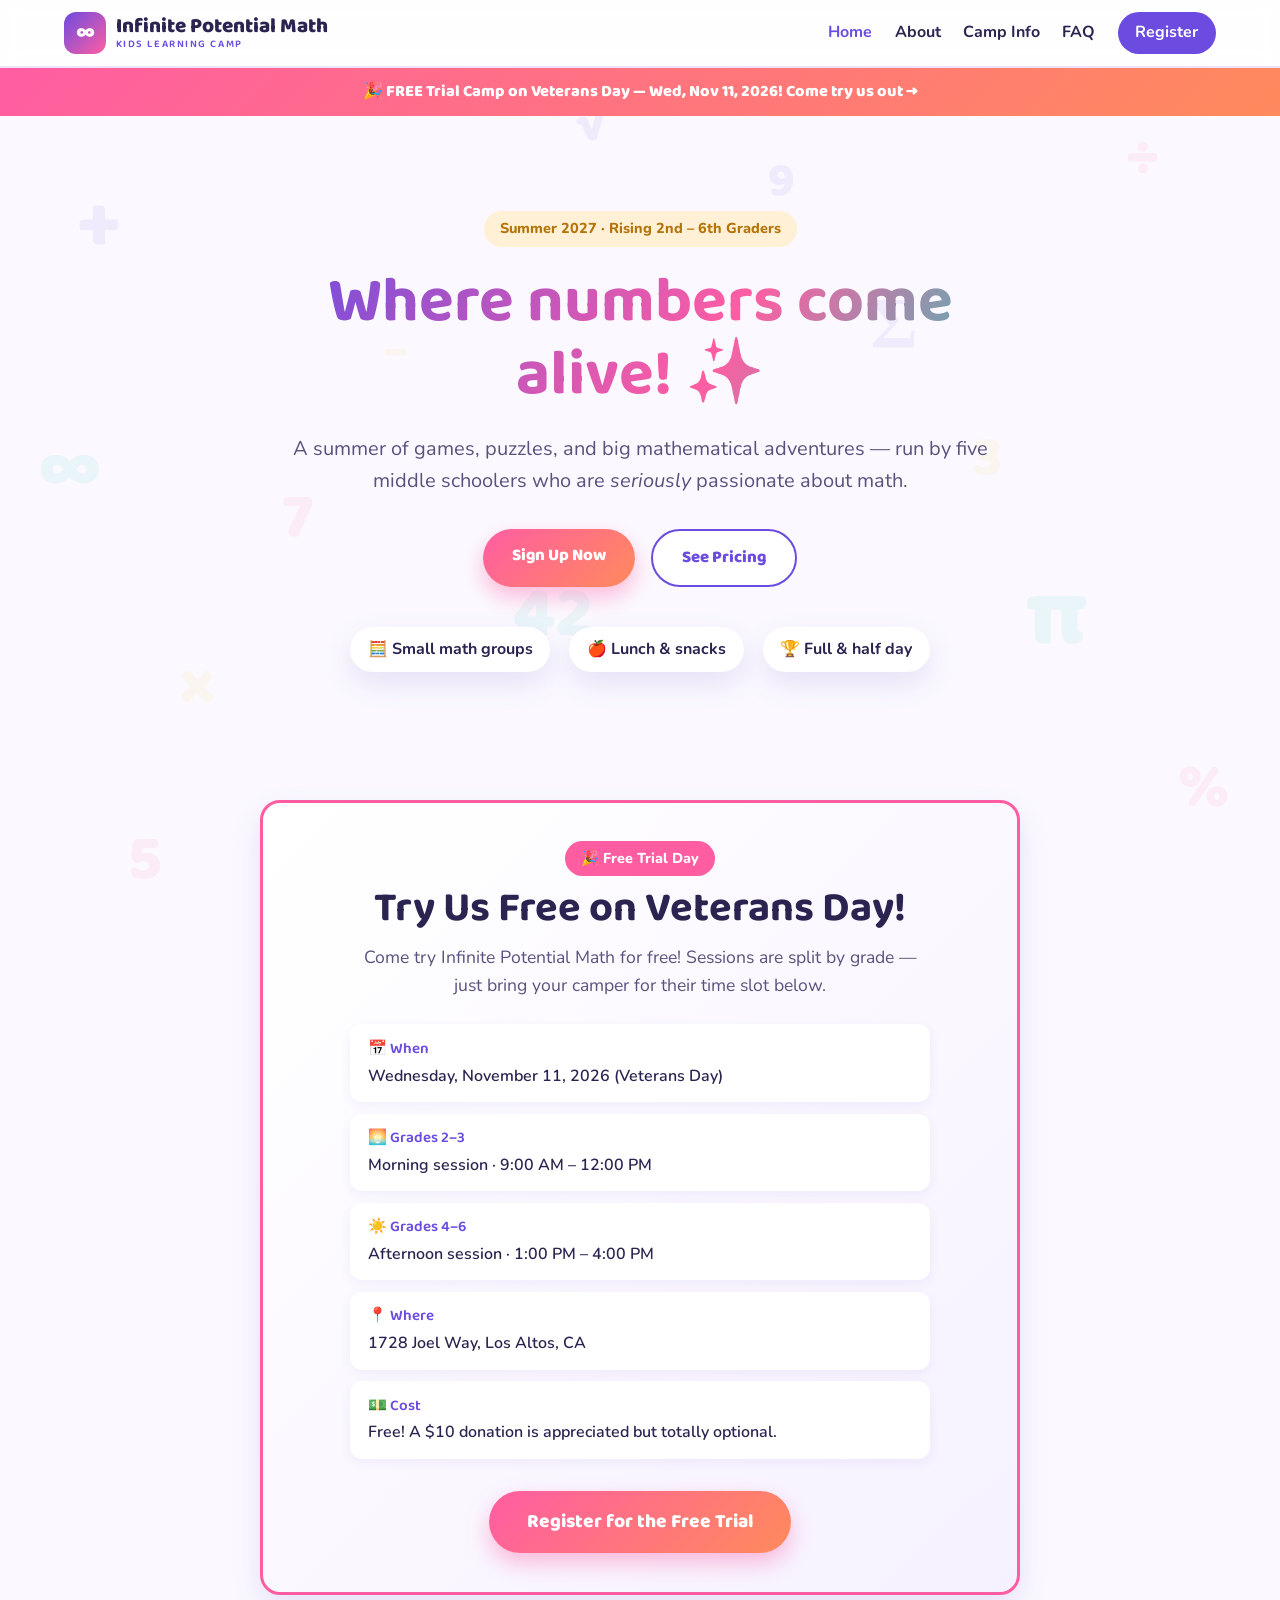
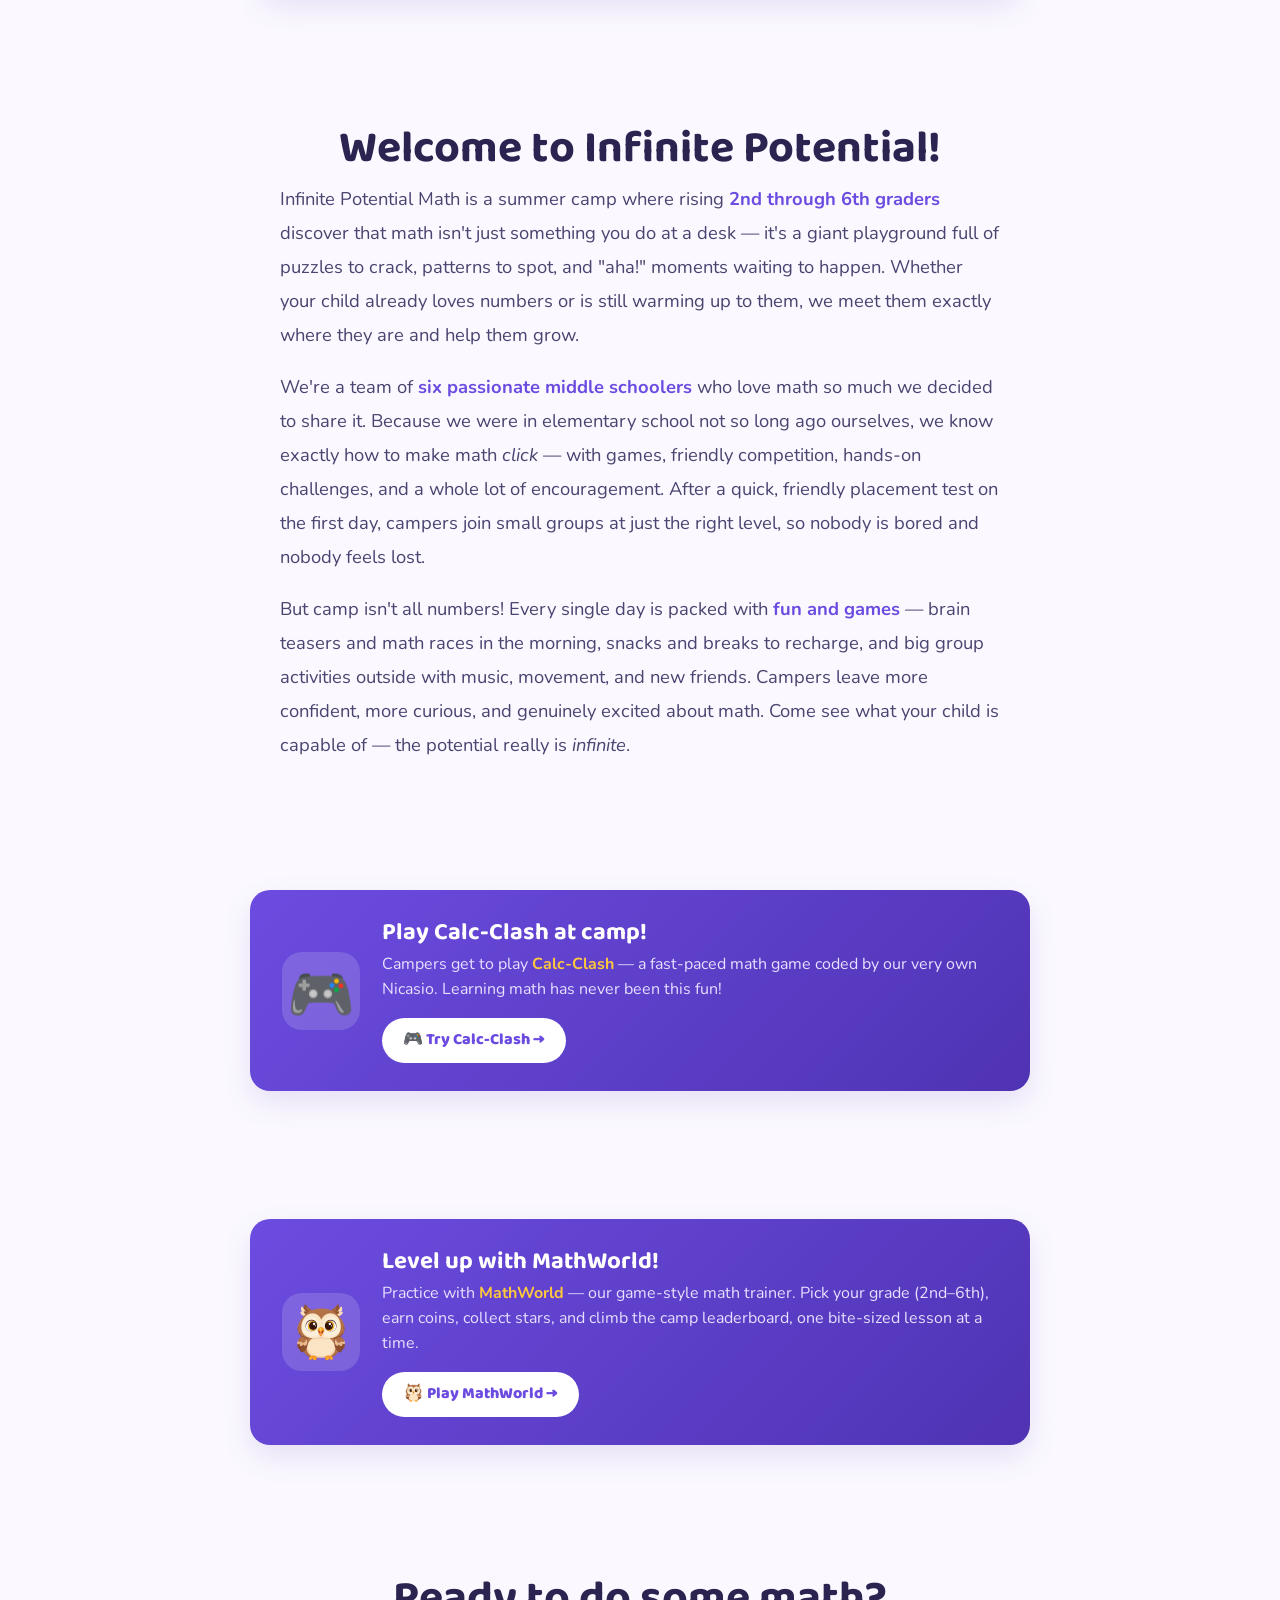
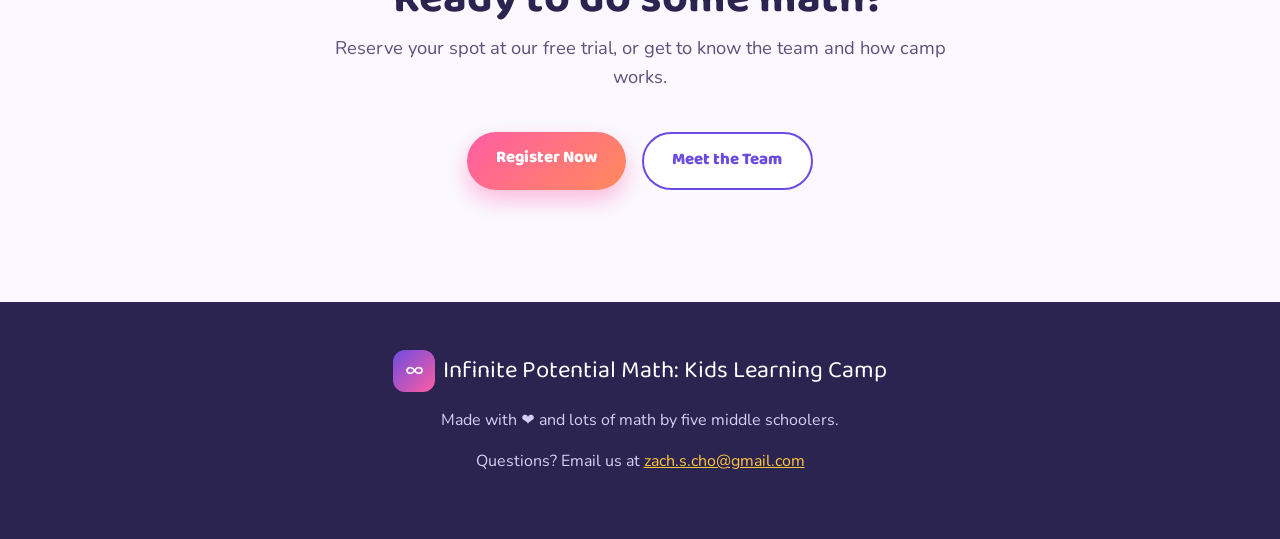
<file: index.html>
<!DOCTYPE html>
<html lang="en">
<head>
  <meta charset="UTF-8" />
  <meta name="viewport" content="width=device-width, initial-scale=1.0" />
  <title>Infinite Potential Math: Kids Learning Camp — Where Numbers Come Alive!</title>
  <meta name="description" content="Infinite Potential Math: Kids Learning Camp — a fun-filled math summer camp for rising 2nd through 6th graders, run by five passionate middle schoolers who love math." />
  <link rel="icon" type="image/svg+xml" href="favicon.svg" />

  <!-- Social share preview (Open Graph + Twitter) -->
  <meta property="og:type" content="website" />
  <meta property="og:site_name" content="Infinite Potential Math: Kids Learning Camp" />
  <meta property="og:title" content="Infinite Potential Math: Kids Learning Camp" />
  <meta property="og:description" content="A fun summer math camp for rising 2nd–6th graders, run by passionate middle schoolers. Free trial on Nov 11 — sign up today!" />
  <meta property="og:url" content="https://zawacko.github.io/infinite-potential-camp/" />
  <meta property="og:image" content="https://zawacko.github.io/infinite-potential-camp/og-image.png" />
  <meta property="og:image:width" content="1200" />
  <meta property="og:image:height" content="630" />
  <meta property="og:image:alt" content="Infinite Potential Math: Kids Learning Camp" />
  <meta name="twitter:card" content="summary_large_image" />
  <meta name="twitter:title" content="Infinite Potential Math: Kids Learning Camp" />
  <meta name="twitter:description" content="A fun summer math camp for rising 2nd–6th graders. Free trial on Nov 11 — sign up today!" />
  <meta name="twitter:image" content="https://zawacko.github.io/infinite-potential-camp/og-image.png" />
  <link rel="preconnect" href="https://fonts.googleapis.com" />
  <link rel="preconnect" href="https://fonts.gstatic.com" crossorigin />
  <link href="https://fonts.googleapis.com/css2?family=Baloo+2:wght@500;600;700;800&family=Nunito:wght@400;600;700;800&display=swap" rel="stylesheet" />
  <link rel="stylesheet" href="styles.css?v=31" />
</head>
<body>

  <!-- Floating math symbols -->
  <div class="floaties" aria-hidden="true">
    <span>+</span><span>÷</span><span>π</span><span>×</span><span>√</span>
    <span>%</span><span>∞</span><span>=</span><span>−</span><span>Σ</span>
    <span>7</span><span>3</span><span>42</span><span>9</span><span>5</span>
  </div>

  <!-- Navbar -->
  <header class="nav">
    <a href="index.html" class="brand">
      <span class="brand-icon">∞</span>
      <span class="brand-text">Infinite Potential Math <small>Kids Learning Camp</small></span>
    </a>
    <nav class="nav-links">
      <a href="index.html" class="active">Home</a>
      <a href="about.html">About</a>
      <a href="info.html">Camp Info</a>
      <a href="faq.html">FAQ</a>
      <a href="register.html" class="nav-cta">Register</a>
    </nav>
  </header>

  <!-- Announcement banner -->
  <a class="announce" href="#trial">🎉 FREE Trial Camp on Veterans Day — Wed, Nov 11, 2026! Come try us out →</a>

  <!-- Hero -->
  <section id="top" class="hero">
    <div class="hero-inner">
      <p class="eyebrow">Summer 2027 · Rising 2nd – 6th Graders</p>
      <h1>Where numbers come alive! ✨</h1>
      <p class="hero-sub">
        A summer of games, puzzles, and big mathematical adventures —
        run by five middle schoolers who are <em>seriously</em> passionate about math.
      </p>
      <div class="hero-buttons">
        <a href="register.html" class="btn btn-primary">Sign Up Now</a>
        <a href="info.html#pricing" class="btn btn-ghost">See Pricing</a>
      </div>
      <div class="hero-badges">
        <span>🧮 Small math groups</span>
        <span>🍎 Lunch &amp; snacks</span>
        <span>🏆 Full &amp; half day</span>
      </div>
    </div>
  </section>

  <!-- Free Trial Day -->
  <section id="trial" class="section trial">
    <div class="trial-card">
      <p class="trial-eyebrow">🎉 Free Trial Day</p>
      <h2 class="trial-title">Try Us Free on Veterans Day!</h2>
      <p class="trial-sub">Come try Infinite Potential Math for free! Sessions are split by grade — just bring your camper for their time slot below.</p>
      <div class="trial-facts">
        <div class="trial-fact"><span class="trial-fact-label">📅 When</span>Wednesday, November 11, 2026 (Veterans Day)</div>
        <div class="trial-fact"><span class="trial-fact-label">🌅 Grades 2–3</span>Morning session · 9:00 AM – 12:00 PM</div>
        <div class="trial-fact"><span class="trial-fact-label">☀️ Grades 4–6</span>Afternoon session · 1:00 PM – 4:00 PM</div>
        <div class="trial-fact"><span class="trial-fact-label">📍 Where</span>1728 Joel Way, Los Altos, CA</div>
        <div class="trial-fact"><span class="trial-fact-label">💵 Cost</span>Free! A $10 donation is appreciated but totally optional.</div>
      </div>

      <a class="btn btn-primary btn-big" href="register.html">Register for the Free Trial</a>
    </div>
  </section>

  <!-- Welcome / intro -->
  <section id="welcome" class="section welcome">
    <h2 class="section-title">Welcome to Infinite Potential!</h2>
    <div class="welcome-text">
      <p>Infinite Potential Math is a summer camp where rising <strong>2nd through 6th graders</strong> discover that math isn't just something you do at a desk — it's a giant playground full of puzzles to crack, patterns to spot, and "aha!" moments waiting to happen. Whether your child already loves numbers or is still warming up to them, we meet them exactly where they are and help them grow.</p>
      <p>We're a team of <strong>six passionate middle schoolers</strong> who love math so much we decided to share it. Because we were in elementary school not so long ago ourselves, we know exactly how to make math <em>click</em> — with games, friendly competition, hands-on challenges, and a whole lot of encouragement. After a quick, friendly placement test on the first day, campers join small groups at just the right level, so nobody is bored and nobody feels lost.</p>
      <p>But camp isn't all numbers! Every single day is packed with <strong>fun and games</strong> — brain teasers and math races in the morning, snacks and breaks to recharge, and big group activities outside with music, movement, and new friends. Campers leave more confident, more curious, and genuinely excited about math. Come see what your child is capable of — the potential really is <em>infinite</em>.</p>
    </div>
  </section>

  <!-- Calc-Clash callout -->
  <section class="section calc-clash">
    <div class="cc-card">
      <div class="cc-emoji">🎮</div>
      <div class="cc-body">
        <h3>Play Calc-Clash at camp!</h3>
        <p>Campers get to play <strong>Calc-Clash</strong> — a fast-paced math game coded by our very own Nicasio. Learning math has never been this fun!</p>
        <a class="cc-btn" href="https://aesthetic-semifreddo-125f1a.netlify.app/" target="_blank" rel="noopener">🎮 Try Calc-Clash →</a>
      </div>
    </div>
  </section>

  <!-- MathWorld callout -->
  <section class="section calc-clash">
    <div class="cc-card">
      <div class="cc-emoji"><img src="owl.png" alt="MathWorld owl" style="width:64px;height:64px;object-fit:contain" /></div>
      <div class="cc-body">
        <h3>Level up with MathWorld!</h3>
        <p>Practice with <strong>MathWorld</strong> — our game-style math trainer. Pick your grade (2nd–6th), earn coins, collect stars, and climb the camp leaderboard, one bite-sized lesson at a time.</p>
        <a class="cc-btn" href="duolingo.html"><img src="owl.png" alt="" style="height:1.3em;width:1.3em;object-fit:contain;vertical-align:-0.3em" /> Play MathWorld →</a>
      </div>
    </div>
  </section>

  <!-- Closing CTA -->
  <section class="section home-cta">
    <h2 class="section-title">Ready to do some math?</h2>
    <p class="section-lead">Reserve your spot at our free trial, or get to know the team and how camp works.</p>
    <div class="hero-buttons">
      <a href="register.html" class="btn btn-primary">Register Now</a>
      <a href="about.html" class="btn btn-ghost">Meet the Team</a>
    </div>
  </section>

  <!-- Footer -->
  <footer class="footer">
    <div class="footer-brand"><span class="brand-icon">∞</span> Infinite Potential Math: Kids Learning Camp</div>
    <p>Made with ❤️ and lots of math by five middle schoolers.</p>
    <p class="footer-contact">Questions? Email us at <a href="mailto:zach.s.cho@gmail.com">zach.s.cho@gmail.com</a></p>
  </footer>

  <button class="to-top" id="toTop" aria-label="Back to top" title="Back to top">↑</button>
  <script src="site.js?v=30"></script>
</body>
</html>
</file>
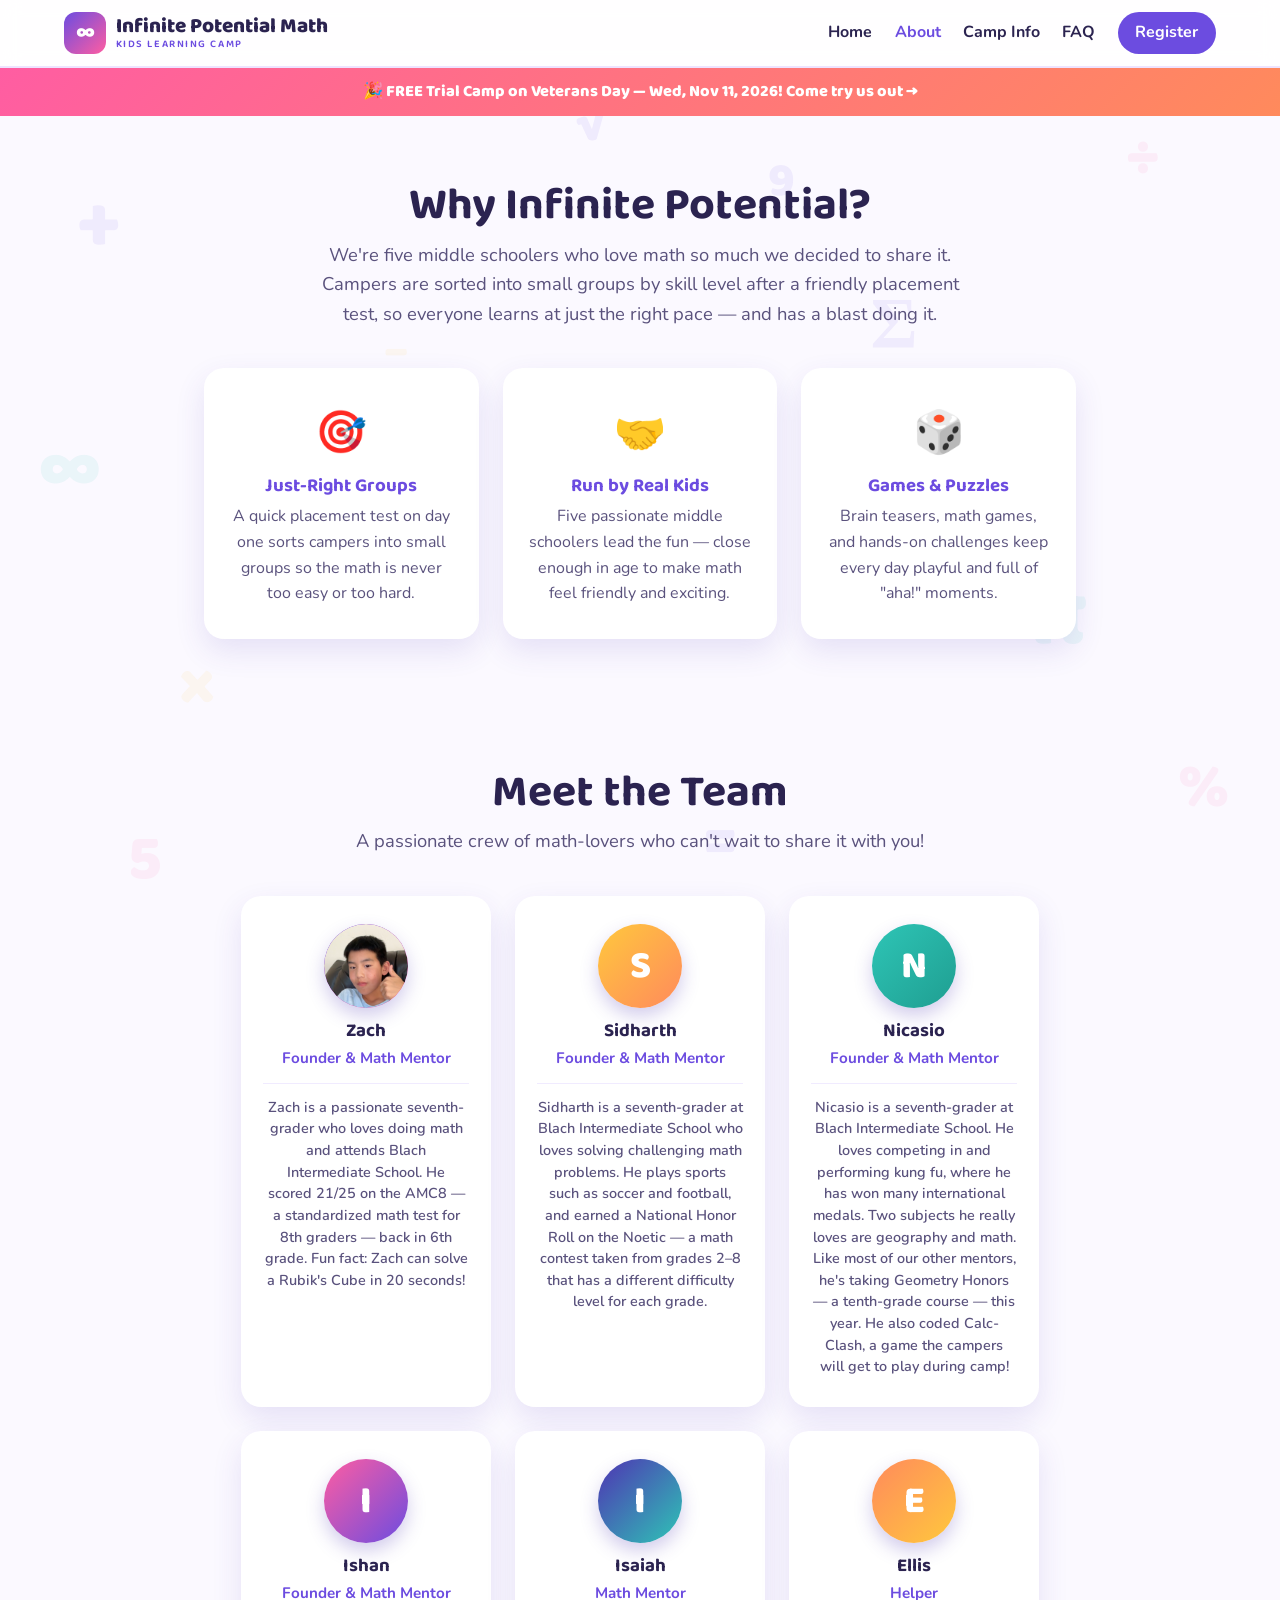
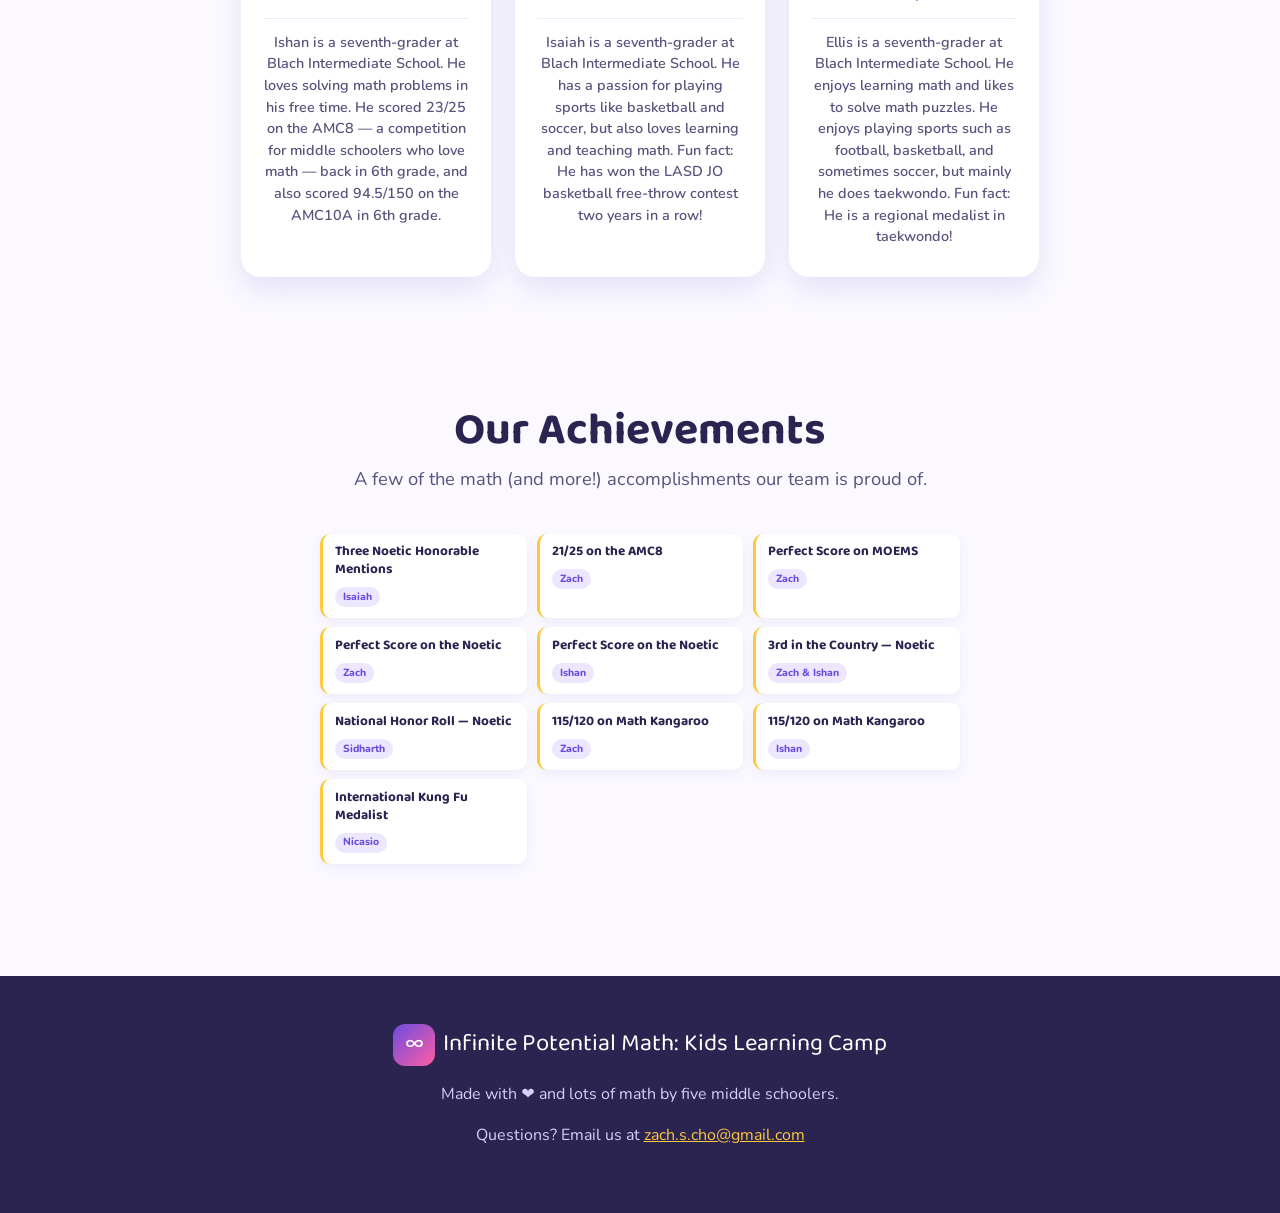
<file: about.html>
<!DOCTYPE html>
<html lang="en">
<head>
  <meta charset="UTF-8" />
  <meta name="viewport" content="width=device-width, initial-scale=1.0" />
  <title>About & Team — Infinite Potential Math: Kids Learning Camp</title>
  <meta name="description" content="Meet the five passionate middle schoolers behind Infinite Potential Math: Kids Learning Camp, and see our math achievements." />
  <link rel="icon" type="image/svg+xml" href="favicon.svg" />
  <link rel="preconnect" href="https://fonts.googleapis.com" />
  <link rel="preconnect" href="https://fonts.gstatic.com" crossorigin />
  <link href="https://fonts.googleapis.com/css2?family=Baloo+2:wght@500;600;700;800&family=Nunito:wght@400;600;700;800&display=swap" rel="stylesheet" />
  <link rel="stylesheet" href="styles.css?v=30" />
</head>
<body>

  <!-- Floating math symbols -->
  <div class="floaties" aria-hidden="true">
    <span>+</span><span>÷</span><span>π</span><span>×</span><span>√</span>
    <span>%</span><span>∞</span><span>=</span><span>−</span><span>Σ</span>
    <span>7</span><span>3</span><span>42</span><span>9</span><span>5</span>
  </div>

  <!-- Navbar -->
  <header class="nav">
    <a href="index.html" class="brand">
      <span class="brand-icon">∞</span>
      <span class="brand-text">Infinite Potential Math <small>Kids Learning Camp</small></span>
    </a>
    <nav class="nav-links">
      <a href="index.html">Home</a>
      <a href="about.html" class="active">About</a>
      <a href="info.html">Camp Info</a>
      <a href="faq.html">FAQ</a>
      <a href="register.html" class="nav-cta">Register</a>
    </nav>
  </header>

  <!-- Announcement banner -->
  <a class="announce" href="index.html#trial">🎉 FREE Trial Camp on Veterans Day — Wed, Nov 11, 2026! Come try us out →</a>

  <!-- About -->
  <section id="about" class="section about page-top">
    <h2 class="section-title">Why Infinite Potential?</h2>
    <p class="section-lead">
      We're five middle schoolers who love math so much we decided to share it.
      Campers are sorted into small groups by skill level after a friendly placement
      test, so everyone learns at just the right pace — and has a blast doing it.
    </p>
    <div class="cards">
      <div class="card">
        <div class="card-emoji">🎯</div>
        <h3>Just-Right Groups</h3>
        <p>A quick placement test on day one sorts campers into small groups so the math is never too easy or too hard.</p>
      </div>
      <div class="card">
        <div class="card-emoji">🤝</div>
        <h3>Run by Real Kids</h3>
        <p>Five passionate middle schoolers lead the fun — close enough in age to make math feel friendly and exciting.</p>
      </div>
      <div class="card">
        <div class="card-emoji">🎲</div>
        <h3>Games &amp; Puzzles</h3>
        <p>Brain teasers, math games, and hands-on challenges keep every day playful and full of "aha!" moments.</p>
      </div>
    </div>
  </section>

  <!-- Meet the Team -->
  <section id="team" class="section team">
    <h2 class="section-title">Meet the Team</h2>
    <p class="section-lead">A passionate crew of math-lovers who can't wait to share it with you!</p>
    <div class="team-grid">
      <div class="team-card">
        <div class="avatar" style="--c1:#6c4ce0; --c2:#ff5da2;">
          <img src="zach.jpg" alt="Zach" />
        </div>
        <h3>Zach</h3>
        <p>Founder &amp; Math Mentor</p>
        <p class="bio">Zach is a passionate seventh-grader who loves doing math and attends Blach Intermediate School. He scored 21/25 on the AMC8 — a standardized math test for 8th graders — back in 6th grade. Fun fact: Zach can solve a Rubik's Cube in 20 seconds!</p>
      </div>
      <div class="team-card">
        <div class="avatar" style="--c1:#ffc83d; --c2:#ff8a5c;">S</div>
        <h3>Sidharth</h3>
        <p>Founder &amp; Math Mentor</p>
        <p class="bio">Sidharth is a seventh-grader at Blach Intermediate School who loves solving challenging math problems. He plays sports such as soccer and football, and earned a National Honor Roll on the Noetic — a math contest taken from grades 2–8 that has a different difficulty level for each grade.</p>
      </div>
      <div class="team-card">
        <div class="avatar" style="--c1:#2ec5b6; --c2:#1f9e91;">N</div>
        <h3>Nicasio</h3>
        <p>Founder &amp; Math Mentor</p>
        <p class="bio">Nicasio is a seventh-grader at Blach Intermediate School. He loves competing in and performing kung fu, where he has won many international medals. Two subjects he really loves are geography and math. Like most of our other mentors, he's taking Geometry Honors — a tenth-grade course — this year. He also coded Calc-Clash, a game the campers will get to play during camp!</p>
      </div>
      <div class="team-card">
        <div class="avatar" style="--c1:#ff5da2; --c2:#6c4ce0;">I</div>
        <h3>Ishan</h3>
        <p>Founder &amp; Math Mentor</p>
        <p class="bio">Ishan is a seventh-grader at Blach Intermediate School. He loves solving math problems in his free time. He scored 23/25 on the AMC8 — a competition for middle schoolers who love math — back in 6th grade, and also scored 94.5/150 on the AMC10A in 6th grade.</p>
      </div>
      <div class="team-card">
        <div class="avatar" style="--c1:#4f33b3; --c2:#2ec5b6;">I</div>
        <h3>Isaiah</h3>
        <p>Math Mentor</p>
        <p class="bio">Isaiah is a seventh-grader at Blach Intermediate School. He has a passion for playing sports like basketball and soccer, but also loves learning and teaching math. Fun fact: He has won the LASD JO basketball free-throw contest two years in a row!</p>
      </div>
      <div class="team-card">
        <div class="avatar" style="--c1:#ff8a5c; --c2:#ffc83d;">E</div>
        <h3>Ellis</h3>
        <p>Helper</p>
        <p class="bio">Ellis is a seventh-grader at Blach Intermediate School. He enjoys learning math and likes to solve math puzzles. He enjoys playing sports such as football, basketball, and sometimes soccer, but mainly he does taekwondo. Fun fact: He is a regional medalist in taekwondo!</p>
      </div>
    </div>
  </section>

  <!-- Achievements -->
  <section id="achievements" class="section achievements">
    <h2 class="section-title">Our Achievements</h2>
    <p class="section-lead">A few of the math (and more!) accomplishments our team is proud of.</p>
    <div class="achieve-grid">
      <div class="achieve-card">
        <h3>Three Noetic Honorable Mentions</h3>
        <span class="achieve-who">Isaiah</span>
      </div>
      <div class="achieve-card">
        <h3>21/25 on the AMC8</h3>
        <span class="achieve-who">Zach</span>
      </div>
      <div class="achieve-card">
        <h3>Perfect Score on MOEMS</h3>
        <span class="achieve-who">Zach</span>
      </div>
      <div class="achieve-card">
        <h3>Perfect Score on the Noetic</h3>
        <span class="achieve-who">Zach</span>
      </div>
      <div class="achieve-card">
        <h3>Perfect Score on the Noetic</h3>
        <span class="achieve-who">Ishan</span>
      </div>
      <div class="achieve-card">
        <h3>3rd in the Country — Noetic</h3>
        <span class="achieve-who">Zach &amp; Ishan</span>
      </div>
      <div class="achieve-card">
        <h3>National Honor Roll — Noetic</h3>
        <span class="achieve-who">Sidharth</span>
      </div>
      <div class="achieve-card">
        <h3>115/120 on Math Kangaroo</h3>
        <span class="achieve-who">Zach</span>
      </div>
      <div class="achieve-card">
        <h3>115/120 on Math Kangaroo</h3>
        <span class="achieve-who">Ishan</span>
      </div>
      <div class="achieve-card">
        <h3>International Kung Fu Medalist</h3>
        <span class="achieve-who">Nicasio</span>
      </div>
    </div>
  </section>

  <!-- Footer -->
  <footer class="footer">
    <div class="footer-brand"><span class="brand-icon">∞</span> Infinite Potential Math: Kids Learning Camp</div>
    <p>Made with ❤️ and lots of math by five middle schoolers.</p>
    <p class="footer-contact">Questions? Email us at <a href="mailto:zach.s.cho@gmail.com">zach.s.cho@gmail.com</a></p>
  </footer>

  <button class="to-top" id="toTop" aria-label="Back to top" title="Back to top">↑</button>
  <script src="site.js?v=30"></script>
</body>
</html>
</file>
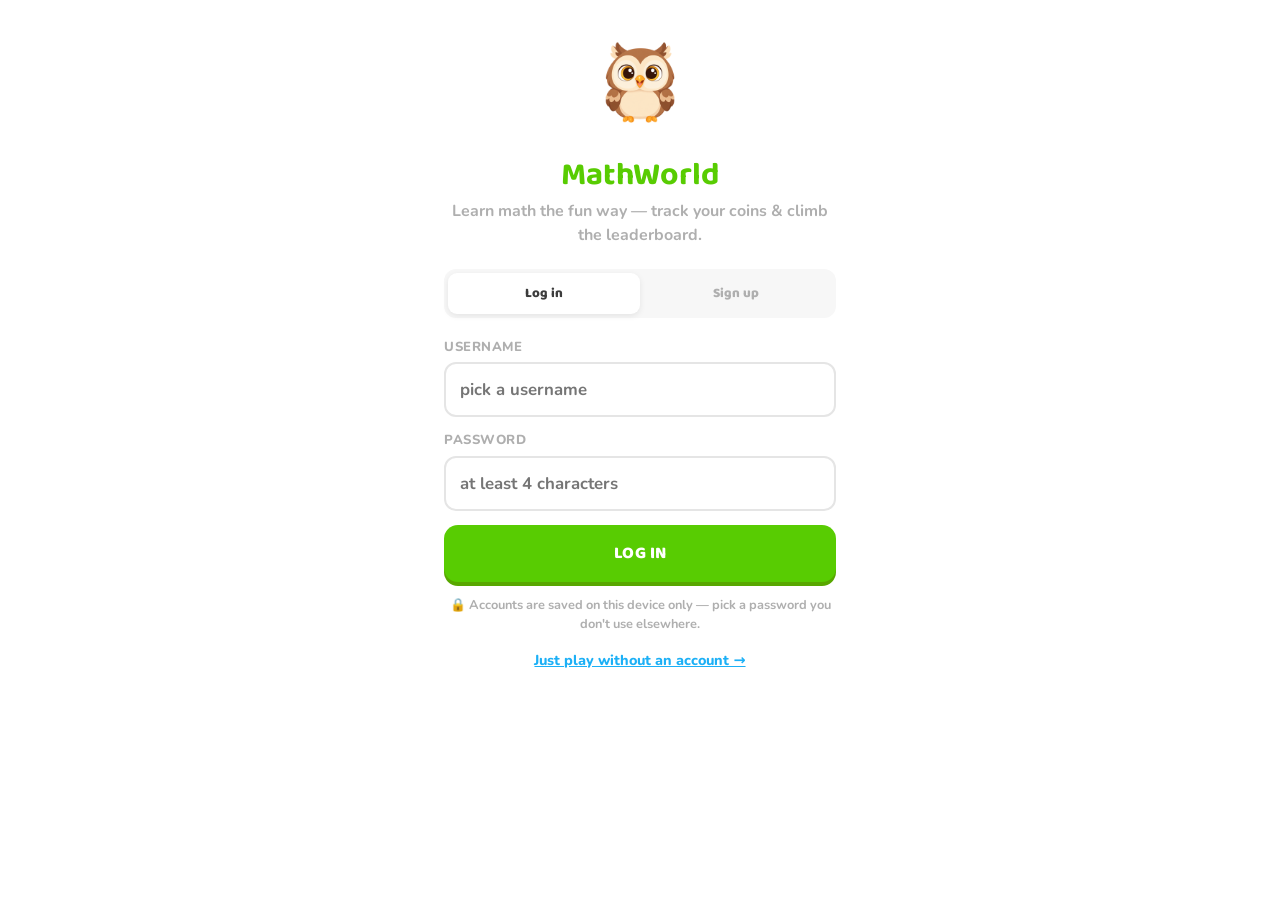
<file: duolingo.html>
<!DOCTYPE html>
<html lang="en">
<head>
<meta charset="UTF-8" />
<meta name="viewport" content="width=device-width, initial-scale=1.0" />
<title>MathWorld — Learn Math the Fun Way!</title>
<meta name="description" content="MathWorld — a game-style math learning game for Infinite Potential Math campers. Pick your grade, earn coins, climb the leaderboard, and level up your math!" />
<link rel="icon" type="image/svg+xml" href="favicon.svg" />
<link rel="preconnect" href="https://fonts.googleapis.com" />
<link rel="preconnect" href="https://fonts.gstatic.com" crossorigin />
<link href="https://fonts.googleapis.com/css2?family=Baloo+2:wght@500;600;700;800&family=Nunito:wght@400;600;700;800;900&display=swap" rel="stylesheet" />
<style>
  :root{
    --green:#58cc02; --green-dark:#58a700; --green-glow:#d7ffb8;
    --blue:#1cb0f6; --blue-dark:#1899d6;
    --purple:#6c4ce0; --purple-dark:#4f33b3;
    --pink:#ff5da2; --pink-dark:#e63e88;
    --orange:#ff9600; --orange-dark:#e07d00;
    --teal:#2ec5b6; --teal-dark:#1fa596;
    --red:#ff4b4b; --red-dark:#ea2b2b;
    --gold:#ffc800; --coin:#ffb700;
    --ink:#3c3c3c; --muted:#afafaf; --line:#e5e5e5;
    --paper:#fff; --wash:#f7f7f7;
  }
  *{box-sizing:border-box;-webkit-tap-highlight-color:transparent}
  [hidden]{display:none!important}
  /* custom image icons (replace emoji) */
  .sprite{width:1em;height:1em;object-fit:contain;vertical-align:-0.15em}
  .owl-brand{width:1.7rem;height:1.7rem;object-fit:contain;vertical-align:middle}
  .auth-logo img{width:92px;height:92px;object-fit:contain}
  .c-emoji .sprite,.cb-emoji .sprite{width:82%;height:82%}
  .lb-row .av .sprite{width:92%;height:92%}
  .mascot .sprite{width:2.6rem;height:2.6rem;vertical-align:top}
  .node .sprite{width:2.1rem;height:2.1rem;vertical-align:middle}
  .unit-head .book .sprite{width:1.6rem;height:1.6rem;vertical-align:middle}
  .t-ico .sprite{width:1.55rem;height:1.55rem;display:block}
  .picker-head h1 .sprite,.lb-head h1 .sprite{width:1.1em;height:1.1em;margin-right:.15em}
  .stat .sprite{width:1.4rem;height:1.4rem;vertical-align:middle}
  .node-crown .sprite{width:1.5rem;height:1.5rem}
  .prof-av.img{background:none;box-shadow:none}
  .prof-av .sprite{width:100%;height:100%}
  .amt .sprite,.lesson-coins .sprite,.r-val .sprite{width:1.15em;height:1.15em;vertical-align:-0.2em}
  .rename .sprite{width:1.1em;height:1.1em;vertical-align:-0.2em}
  html,body{margin:0;height:100%}
  body{
    font-family:'Nunito',system-ui,sans-serif;
    color:var(--ink); background:var(--paper);
    line-height:1.5; overflow-x:hidden;
    -webkit-font-smoothing:antialiased;
  }
  h1,h2,h3{font-family:'Baloo 2',cursive;line-height:1.1;margin:0}
  button{font-family:inherit;cursor:pointer;border:none;background:none}

  /* ============ Top bar ============ */
  .topbar{
    position:sticky;top:0;z-index:20;
    display:flex;align-items:center;gap:14px;
    padding:14px 18px; background:var(--paper);
    border-bottom:2px solid var(--line);
  }
  .home-link{
    display:flex;align-items:center;gap:6px;
    font-family:'Baloo 2',cursive;font-weight:800;font-size:1.15rem;
    color:var(--green);text-decoration:none;margin-right:auto;
  }
  .home-link .owl{font-size:1.4rem}
  .stat{display:flex;align-items:center;gap:6px;font-weight:800;font-size:1.05rem}
  .stat.coins{color:var(--coin)}
  .stat .ico{font-size:1.25rem;line-height:1}
  .back-site{font-size:1.05rem;font-weight:800;color:var(--muted);text-decoration:none}

  /* ============ App shell ============ */
  .app{max-width:520px;margin:0 auto;padding:8px 18px 110px}
  .screen{display:none;animation:fade .3s ease}
  .screen.active{display:block}
  @keyframes fade{from{opacity:0;transform:translateY(8px)}to{opacity:1;transform:none}}

  /* ============ Course picker ============ */
  .picker-head{text-align:center;margin:24px 0 6px}
  .picker-head h1{font-size:1.9rem}
  .picker-head p{color:var(--muted);font-weight:700;margin:4px 0 0}
  .course-grid{display:grid;gap:14px;margin-top:22px}
  .course-card{
    display:flex;align-items:center;gap:16px;text-align:left;width:100%;
    background:var(--paper);border:2px solid var(--line);border-bottom-width:5px;
    border-radius:18px;padding:16px 18px;transition:transform .1s, background .15s;
  }
  .course-card:hover{background:var(--wash)}
  .course-card:active{transform:translateY(3px)}
  .course-card .c-emoji{
    width:58px;height:58px;flex:0 0 58px;border-radius:16px;display:flex;
    align-items:center;justify-content:center;font-size:2rem;color:#fff;
  }
  .course-card .c-name{font-family:'Baloo 2',cursive;font-weight:800;font-size:1.2rem}
  .course-card .c-sub{color:var(--muted);font-weight:700;font-size:.85rem}
  .course-card .c-prog{margin-left:auto;color:var(--muted);font-weight:800;font-size:.85rem;text-align:right}
  .course-card .c-prog b{display:block;font-size:1.15rem;color:var(--green)}

  /* ============ Path (learn) ============ */
  .unit-head{
    color:#fff;border-radius:16px;padding:16px 20px;
    display:flex;justify-content:space-between;align-items:center;margin:18px 0 8px;
  }
  .unit-head h2{font-size:1.25rem}
  .unit-head p{margin:2px 0 0;font-weight:700;opacity:.9;font-size:.85rem}
  .unit-head .book{font-size:1.6rem}

  .course-bar{
    display:flex;align-items:center;gap:12px;margin:16px 0 2px;
    background:var(--wash);border-radius:14px;padding:10px 14px;
  }
  .course-bar .cb-emoji{width:40px;height:40px;border-radius:12px;display:flex;align-items:center;justify-content:center;font-size:1.4rem;color:#fff}
  .course-bar .cb-name{font-family:'Baloo 2',cursive;font-weight:800}
  .course-bar .cb-sub{color:var(--muted);font-weight:700;font-size:.8rem}
  .course-bar .cb-change{margin-left:auto;font-weight:800;font-size:.82rem;color:var(--blue);text-decoration:underline}

  .path{display:flex;flex-direction:column;align-items:center;gap:6px;padding:22px 0}
  .node-wrap{position:relative;transition:transform .12s}
  .node-wrap:active{transform:translateY(3px)}
  .node{
    width:76px;height:70px;border-radius:50%;
    display:flex;align-items:center;justify-content:center;font-size:2rem;position:relative;
    border:none;transition:transform .12s;
  }
  .node.done{background:var(--gold);box-shadow:0 6px 0 #d9a800;color:#fff}
  .node.current{background:var(--green);box-shadow:0 6px 0 var(--green-dark);color:#fff}
  .node.locked{background:#e5e5e5;box-shadow:0 6px 0 #cfcfcf;color:#b3b3b3}
  .node.current::after{
    content:"START";position:absolute;top:-34px;left:50%;transform:translateX(-50%);
    background:#fff;color:var(--green);font-family:'Baloo 2',cursive;font-weight:800;
    font-size:.72rem;padding:5px 12px;border-radius:12px;border:2px solid var(--line);
    box-shadow:0 2px 0 var(--line);white-space:nowrap;animation:bob 1.4s ease-in-out infinite;
  }
  .node.current::before{
    content:"";position:absolute;left:50%;transform:translateX(-50%);
    border-left:7px solid transparent;border-right:7px solid transparent;
    border-top:7px solid #fff;top:-8px;z-index:2;
  }
  @keyframes bob{0%,100%{transform:translateX(-50%) translateY(0)}50%{transform:translateX(-50%) translateY(-5px)}}
  .node-crown{position:absolute;top:-8px;right:-4px;font-size:1rem}
  .mascot{position:absolute;font-size:2.6rem;top:6px;animation:float 3s ease-in-out infinite;pointer-events:none}
  @keyframes float{0%,100%{transform:translateY(0) rotate(-4deg)}50%{transform:translateY(-8px) rotate(4deg)}}

  /* ============ Lesson ============ */
  .lesson-top{display:flex;align-items:center;gap:14px;margin:16px 0 26px}
  .quit{font-size:1.5rem;color:var(--muted);font-weight:900;line-height:1}
  .pbar{flex:1;height:16px;background:var(--line);border-radius:99px;overflow:hidden}
  .pfill{height:100%;background:var(--green);border-radius:99px;width:0;transition:width .35s ease}
  .lesson-coins{display:flex;align-items:center;gap:4px;color:var(--coin);font-weight:800}

  .q-kicker{font-family:'Baloo 2',cursive;font-size:1.55rem;font-weight:800;margin-bottom:18px}
  .q-card{background:var(--wash);border:2px solid var(--line);border-radius:18px;padding:26px 20px;text-align:center;margin-bottom:24px}
  .q-text{font-family:'Baloo 2',cursive;font-size:2.4rem;font-weight:800;color:var(--purple)}
  .q-sub{color:var(--muted);font-weight:700;margin-top:6px}

  .choices{display:grid;grid-template-columns:1fr 1fr;gap:12px}
  .choice{
    background:var(--paper);border:2px solid var(--line);border-bottom-width:4px;
    border-radius:14px;padding:18px;font-size:1.35rem;font-weight:800;color:var(--ink);
    transition:transform .08s, background .15s;
  }
  .choice:hover{background:var(--wash)}
  .choice:active{transform:translateY(2px)}
  .choice.sel{border-color:var(--blue);background:#ddf4ff;color:var(--blue-dark)}
  .choice.correct{border-color:var(--green);background:var(--green-glow);color:var(--green-dark)}
  .choice.wrong{border-color:var(--red);background:#ffdfe0;color:var(--red-dark)}
  .choice:disabled{cursor:default}
  .type-in{
    width:100%;padding:16px;font-size:1.5rem;font-weight:800;text-align:center;
    border:2px solid var(--line);border-radius:14px;font-family:'Baloo 2',cursive;color:var(--purple);
  }
  .type-in:focus{outline:none;border-color:var(--blue)}

  .foot{
    position:fixed;left:0;right:0;bottom:0;background:var(--paper);
    border-top:2px solid var(--line);padding:16px 18px;z-index:16;
    transition:background .2s, border-color .2s;
  }
  .foot-inner{max-width:520px;margin:0 auto;display:flex;align-items:center;gap:16px}
  .foot-msg{flex:1;display:flex;align-items:center;gap:12px;font-family:'Baloo 2',cursive;font-weight:800;font-size:1.2rem}
  .foot-emoji{font-size:2rem}
  .btn{
    font-family:'Baloo 2',cursive;font-weight:800;font-size:1.05rem;letter-spacing:.5px;
    color:#fff;background:var(--green);box-shadow:0 4px 0 var(--green-dark);
    border-radius:14px;padding:15px 28px;text-transform:uppercase;transition:transform .08s, filter .15s;white-space:nowrap;
  }
  .btn:active{transform:translateY(3px);box-shadow:0 1px 0 var(--green-dark)}
  .btn.grey{background:var(--line);color:var(--muted);box-shadow:0 4px 0 #cfcfcf;pointer-events:none}
  .btn.red{background:var(--red);box-shadow:0 4px 0 var(--red-dark)}
  .btn.wide{width:100%;text-align:center}
  .foot.ok{background:var(--green-glow)} .foot.ok .foot-msg{color:var(--green-dark)}
  .foot.no{background:#ffdfe0} .foot.no .foot-msg{color:var(--red-dark)}

  /* ============ Complete ============ */
  .complete{text-align:center;padding:40px 10px}
  .complete .big{font-size:4rem;animation:pop .5s ease}
  @keyframes pop{0%{transform:scale(0)}70%{transform:scale(1.2)}100%{transform:scale(1)}}
  .complete h1{color:var(--gold);font-size:2.2rem;margin:10px 0 4px;-webkit-text-stroke:1px #e0a800}
  .complete .tag{color:var(--muted);font-weight:800;margin-bottom:26px}
  .reward-row{display:flex;gap:14px;justify-content:center;margin-bottom:32px;flex-wrap:wrap}
  .reward{border:2px solid var(--gold);border-radius:14px;overflow:hidden;min-width:120px}
  .reward.speed{border-color:var(--blue)}
  .reward .r-head{background:var(--gold);color:#fff;font-family:'Baloo 2',cursive;font-weight:800;padding:4px;font-size:.8rem;letter-spacing:1px}
  .reward.speed .r-head{background:var(--blue)}
  .reward .r-val{padding:12px;font-family:'Baloo 2',cursive;font-weight:800;font-size:1.4rem;display:flex;align-items:center;justify-content:center;gap:6px}
  .reward.coins .r-val{color:var(--coin)} .reward.speed .r-val{color:var(--blue)}

  /* ============ Leaderboard ============ */
  .lb-head{text-align:center;margin:22px 0 4px}
  .lb-head h1{font-size:1.8rem;color:var(--blue)}
  .lb-head p{color:var(--muted);font-weight:700;margin:4px 0 0}
  .lb-list{margin-top:18px;display:flex;flex-direction:column;gap:2px}
  .lb-row{
    display:flex;align-items:center;gap:14px;padding:12px 14px;border-radius:14px;
    font-weight:800;transition:background .15s;
  }
  .lb-row .rank{width:28px;text-align:center;font-family:'Baloo 2',cursive;font-size:1.1rem;color:var(--muted)}
  .lb-row .rank.medal{font-size:1.4rem}
  .lb-row .av{width:40px;height:40px;flex:0 0 40px;border-radius:50%;display:flex;align-items:center;justify-content:center;font-size:1.3rem;color:#fff}
  .lb-row .who{flex:1}
  .lb-row .amt{color:var(--coin);display:flex;align-items:center;gap:5px}
  .lb-row.you{background:#fff7dd;border:2px solid var(--gold)}
  .lb-row.you .who{color:var(--ink)}
  .promo-line{
    display:flex;align-items:center;gap:10px;color:var(--green-dark);
    font-family:'Baloo 2',cursive;font-weight:800;font-size:.8rem;letter-spacing:1px;
    text-transform:uppercase;margin:8px 2px;
  }
  .promo-line::before,.promo-line::after{content:"";flex:1;height:2px;background:repeating-linear-gradient(90deg,var(--green) 0 8px,transparent 8px 14px)}
  .rename{display:block;margin:20px auto 0;background:none;color:var(--blue);font-weight:800;font-size:.85rem;text-decoration:underline}

  /* ============ Bottom nav ============ */
  .botnav{
    position:fixed;left:0;right:0;bottom:0;z-index:15;background:var(--paper);
    border-top:2px solid var(--line);display:flex;
  }
  .botnav .tab{
    flex:1;display:flex;flex-direction:column;align-items:center;gap:2px;
    padding:10px 0 12px;font-weight:800;font-size:.72rem;color:var(--muted);
    border-top:3px solid transparent;margin-top:-2px;
  }
  .botnav .tab .t-ico{font-size:1.5rem}
  .botnav .tab.on{color:var(--green);border-top-color:var(--green)}

  /* ============ Auth ============ */
  .auth-wrap{max-width:400px;margin:0 auto;padding:28px 4px 40px;text-align:center}
  .auth-logo{font-size:3.4rem}
  .auth-title{font-size:2rem;color:var(--green);margin-top:6px}
  .auth-sub{color:var(--muted);font-weight:700;margin:6px 0 22px}
  .auth-tabs{display:flex;background:var(--wash);border-radius:12px;padding:4px;margin-bottom:20px}
  .auth-tab{flex:1;padding:10px;border-radius:9px;font-family:'Baloo 2',cursive;font-weight:800;color:var(--muted)}
  .auth-tab.on{background:var(--paper);color:var(--ink);box-shadow:0 2px 6px rgba(0,0,0,.08)}
  .auth-form{text-align:left}
  .fld{display:block;margin-bottom:14px}
  .fld span{display:block;font-weight:800;font-size:.82rem;color:var(--muted);margin-bottom:5px;text-transform:uppercase;letter-spacing:.5px}
  .fld input{width:100%;padding:14px;font-size:1.05rem;font-weight:700;border:2px solid var(--line);border-radius:12px;font-family:inherit;color:var(--ink)}
  .fld input:focus{outline:none;border-color:var(--blue)}
  .auth-err{background:#ffdfe0;color:var(--red-dark);font-weight:800;padding:10px 14px;border-radius:10px;font-size:.9rem;margin:0 0 14px}
  .auth-note{color:var(--muted);font-weight:700;font-size:.8rem;text-align:center;margin:14px 0}
  .auth-guest{display:block;margin:6px auto 0;background:none;color:var(--blue);font-weight:800;font-size:.9rem;text-decoration:underline}

  /* ============ Profile ============ */
  .prof-card{text-align:center;padding:28px 0 8px}
  .prof-av{width:96px;height:96px;margin:0 auto;border-radius:50%;background:var(--gold);display:flex;align-items:center;justify-content:center;font-size:3rem;box-shadow:0 4px 0 #d9a800}
  .prof-name{font-family:'Baloo 2',cursive;font-weight:800;font-size:1.7rem;margin-top:14px}
  .prof-user{color:var(--muted);font-weight:700;font-size:.9rem}
  .prof-stats{display:flex;gap:14px;justify-content:center;margin:22px 0}
  .prof-stat{background:var(--wash);border-radius:14px;padding:14px 22px;min-width:96px}
  .prof-stat b{display:block;font-family:'Baloo 2',cursive;font-size:1.6rem}
  .prof-stat.coins b{color:var(--coin)} .prof-stat.stars b{color:var(--gold)} .prof-stat.done b{color:var(--green)}
  .prof-stat span{color:var(--muted);font-weight:800;font-size:.75rem;text-transform:uppercase;letter-spacing:.5px}
  .prof-actions{max-width:340px;margin:10px auto 0;display:flex;flex-direction:column;gap:10px}
  .prof-btn{padding:14px;border-radius:12px;font-family:'Baloo 2',cursive;font-weight:800;border:2px solid var(--line);border-bottom-width:4px;background:var(--paper);color:var(--ink)}
  .prof-btn:active{transform:translateY(2px)}
  .prof-btn.logout{color:var(--red);border-color:#ffd0d0}
  .prof-guest{background:#fff7dd;border:2px solid var(--gold);border-radius:14px;padding:16px;margin:0 auto 16px;max-width:340px;font-weight:700;color:#7a5c00}

  .toast{
    position:fixed;top:70px;left:50%;transform:translateX(-50%) translateY(-20px);
    background:var(--ink);color:#fff;font-weight:800;padding:10px 18px;border-radius:99px;
    opacity:0;transition:.3s;z-index:50;pointer-events:none;font-size:.9rem;
  }
  .toast.show{opacity:1;transform:translateX(-50%) translateY(0)}
  .intro-note{text-align:center;color:var(--muted);font-weight:700;font-size:.9rem;margin-top:26px}
  .reset{background:none;color:var(--muted);font-weight:800;font-size:.82rem;text-decoration:underline;margin-top:6px}

  @media(max-width:420px){
    .q-text{font-size:2rem}
    .choice{font-size:1.15rem;padding:15px}
    .home-link .brand-txt{display:none}
  }
</style>
</head>
<body>

<div class="topbar">
  <a class="home-link" href="#" onclick="go('courses');return false;">
    <img class="owl owl-brand" src="owl.png" alt="" /><span class="brand-txt">MathWorld</span>
  </a>
  <span class="stat coins"><img class="sprite" src="coin.png" alt=""><span id="s-coins">0</span></span>
  <a class="back-site" href="index.html">✕</a>
</div>

<div class="toast" id="toast"></div>

<div class="app">
  <section class="screen active" id="auth">
    <div class="auth-wrap">
      <div class="auth-logo"><img src="owl.png" alt="MathWorld owl" /></div>
      <h1 class="auth-title">MathWorld</h1>
      <p class="auth-sub">Learn math the fun way — track your coins &amp; climb the leaderboard.</p>
      <div class="auth-tabs">
        <button class="auth-tab on" id="tab-login" onclick="authMode('login')">Log in</button>
        <button class="auth-tab" id="tab-signup" onclick="authMode('signup')">Sign up</button>
      </div>
      <div class="auth-form">
        <label class="fld" id="fld-name" hidden><span>Display name</span><input id="au-name" autocomplete="off" placeholder="e.g. Ada" maxlength="14" /></label>
        <label class="fld"><span>Username</span><input id="au-user" autocomplete="off" placeholder="pick a username" maxlength="20" /></label>
        <label class="fld"><span>Password</span><input id="au-pass" type="password" autocomplete="off" placeholder="at least 4 characters" /></label>
        <p class="auth-err" id="au-err" hidden></p>
        <button class="btn wide" id="au-submit" onclick="authSubmit()">Log in</button>
        <p class="auth-note">🔒 Accounts are saved on <b>this device only</b> — pick a password you don't use elsewhere.</p>
        <button class="auth-guest" onclick="playGuest()">Just play without an account →</button>
      </div>
    </div>
  </section>
  <section class="screen" id="courses"></section>
  <section class="screen" id="home"></section>
  <section class="screen" id="profile"></section>

  <section class="screen" id="lesson">
    <div class="lesson-top">
      <button class="quit" onclick="quitLesson()">✕</button>
      <div class="pbar"><div class="pfill" id="pfill"></div></div>
      <span class="lesson-coins"><img class="sprite" src="coin.png" alt=""> <span id="l-coins">0</span></span>
    </div>
    <div class="q-kicker" id="q-kicker">Solve the problem</div>
    <div class="q-card">
      <div class="q-text" id="q-text">2 + 2</div>
      <div class="q-sub" id="q-sub"></div>
    </div>
    <div id="answer-area"></div>
  </section>

  <section class="screen" id="complete">
    <div class="complete">
      <div class="big">🎉</div>
      <h1>Lesson Complete!</h1>
      <p class="tag" id="complete-tag">Nice work, mathlete!</p>
      <div class="reward-row">
        <div class="reward coins"><div class="r-head">COINS EARNED</div><div class="r-val"><img class="sprite" src="coin.png" alt=""> <span id="r-coins">10</span></div></div>
        <div class="reward speed"><div class="r-head">ACCURACY</div><div class="r-val" id="r-acc">100%</div></div>
      </div>
      <button class="btn wide" onclick="go('home')">Continue</button>
    </div>
  </section>

  <section class="screen" id="leaderboard"></section>
</div>

<div class="foot" id="foot" style="display:none">
  <div class="foot-inner">
    <div class="foot-msg" id="foot-msg"></div>
    <button class="btn grey" id="check-btn" onclick="onCheck()">Check</button>
  </div>
</div>

<nav class="botnav" id="botnav">
  <button class="tab" data-tab="courses" onclick="go('courses')"><span class="t-ico"><img class="sprite" src="gradcap.png" alt=""></span>Courses</button>
  <button class="tab" data-tab="home" onclick="goLearn()"><span class="t-ico"><img class="sprite" src="pencil.png" alt=""></span>Learn</button>
  <button class="tab" data-tab="leaderboard" onclick="go('leaderboard')"><span class="t-ico"><img class="sprite" src="trophy.png" alt=""></span>Leaders</button>
  <button class="tab" data-tab="profile" onclick="go('profile')"><span class="t-ico"><img class="sprite" src="person.png" alt=""></span>Profile</button>
</nav>

<script>
/* ================= STATE & ACCOUNTS ================= */
const defaults={coins:0,name:'You',courseId:null,progress:{}};
const ACCT_KEY='mathworld_accounts';   // { username: {salt,hash,name,created} }
const SESSION_KEY='mathworld_session'; // username currently logged in
const clone=x=>JSON.parse(JSON.stringify(x));
// custom animal/rocket icons (replace emoji); .sprite CSS sizes them per context
const sprite=(src,alt)=>`<img class="sprite" src="${src}" alt="${alt}">`;
const OWL=sprite('owl.png','owl'), CHICK=sprite('chick.png','chick'), FOX=sprite('fox.png','fox'),
      DOLPHIN=sprite('dolphin.png','dolphin'), ROCKET=sprite('rocket.png','rocket');
const TROPHY=sprite('trophy.png','trophy'), GRADCAP=sprite('gradcap.png','courses'),
      PENCIL=sprite('pencil.png','lesson'), LOCKIMG=sprite('lock.png','locked');
const PERSON=sprite('person.png','profile'), BOOKS=sprite('books.png','mastered'), BOOKOPEN=sprite('bookopen.png','unit'),
      CROWN=sprite('crown.png','crown'), STAR=sprite('star.png','star'), SMILEY=sprite('smiley.png','you'), COIN=sprite('coin.png','coins');
const dataKey=u=>'mathworld_data_'+u;
let currentUser=null;   // username, or null for guest
let S=clone(defaults);

function currentDataKey(){return currentUser?dataKey(currentUser):'mathworld_guest';}
function load(){try{const d=JSON.parse(localStorage.getItem(currentDataKey()));if(d)return Object.assign(clone(defaults),d);}catch(e){}return clone(defaults);}
function save(){try{localStorage.setItem(currentDataKey(),JSON.stringify(S));}catch(e){}}

function loadAccounts(){try{return JSON.parse(localStorage.getItem(ACCT_KEY))||{};}catch(e){return{};}}
function saveAccounts(a){try{localStorage.setItem(ACCT_KEY,JSON.stringify(a));}catch(e){}}
// lightweight salted hash — device-local only, NOT bank-grade security
function hashPw(pw,salt){let h=5381;const s=salt+'|'+pw;for(let i=0;i<s.length;i++)h=((h*33)^s.charCodeAt(i))>>>0;return h.toString(16);}
function randSalt(){return Math.random().toString(36).slice(2,10)+Math.random().toString(36).slice(2,6);}
function normUser(u){return (u||'').trim().toLowerCase();}

/* ================= PROBLEM GENERATORS ================= */
function rnd(a,b){return Math.floor(Math.random()*(b-a+1))+a;}
function pick1(arr){return arr[Math.floor(Math.random()*arr.length)];}

// numeric generators -> {kicker,text,answer}
function gAdd(l){const c=[10,20,50,100][Math.min(l,3)];const a=rnd(1,c),b=rnd(1,c);return{text:`${a} + ${b}`,answer:a+b};}
function gSub(l){const c=[10,20,50,100][Math.min(l,3)];const a=rnd(2,c),b=rnd(1,a);return{text:`${a} − ${b}`,answer:a-b};}
function gMulEasy(l){const a=pick1([2,5,10]);const b=rnd(1,10);return{text:`${a} × ${b}`,answer:a*b};}
function gMul(l){const c=[5,8,10,12,12][Math.min(l,4)];const a=rnd(2,c),b=rnd(2,c);return{text:`${a} × ${b}`,answer:a*b};}
function gMul2(l){const a=rnd(11,l>1?99:29),b=rnd(2,9);return{text:`${a} × ${b}`,answer:a*b};}
function gDiv(l){const c=[5,6,8,10,12][Math.min(l,4)];const b=rnd(2,c),q=rnd(2,c);return{text:`${b*q} ÷ ${b}`,answer:q};}
function gAddBig(l){const a=rnd(50,l>1?900:300),b=rnd(50,l>1?900:300);return{text:`${a} + ${b}`,answer:a+b};}
function gFracOf(l){const d=pick1([2,3,4,5,l>2?6:5]);const n=rnd(2,7)*d;return{kicker:"How much is this?",text:`1/${d} of ${n}`,answer:n/d};}
function gPercent(l){const p=pick1([10,25,50,l>1?20:50]);const step=100/p;const N=rnd(1,l>1?12:6)*step;return{kicker:"Find the percent",text:`${p}% of ${N}`,answer:Math.round(N*p/100)};}
function gSolveX(l){
  const t=rnd(0,l>1?2:1);
  if(t===0){const x=rnd(1,20),b=rnd(1,20);return{kicker:"Solve for x",text:`x + ${b} = ${x+b}`,answer:x};}
  if(t===1){const x=rnd(1,20),b=rnd(1,x);return{kicker:"Solve for x",text:`x − ${b} = ${x-b}`,answer:x};}
  const x=rnd(2,9),a=rnd(2,9);return{kicker:"Solve for x",text:`${a}x = ${a*x}`,answer:x};
}
function gOrderOps(l){
  if(Math.random()<.5){const a=rnd(1,9),b=rnd(1,9),c=rnd(2,6);return{kicker:"Order of operations",text:`${a} + ${b} × ${c}`,answer:a+b*c};}
  const a=rnd(1,9),b=rnd(1,9),c=rnd(2,6);return{kicker:"Order of operations",text:`(${a} + ${b}) × ${c}`,answer:(a+b)*c};
}

// option-based generators -> {kicker,text,answer,options}  (string compare)
function gDecimal(l){
  const a=rnd(1,l>1?90:40),b=rnd(1,l>1?90:40);
  const ans=((a+b)/10).toFixed(1);
  const set=new Set([ans]);let g=0;
  while(set.size<4&&g++<60){const d=((a+b)/10 + pick1([-1.2,-0.7,-0.3,0.3,0.7,1.1,2,-2])).toFixed(1);if(+d>=0&&d!==ans)set.add(d);}
  return{kicker:"Add the decimals",text:`${(a/10).toFixed(1)} + ${(b/10).toFixed(1)}`,answer:ans,options:[...set]};
}
function gCompareFrac(l){
  const d1=rnd(2,8),n1=rnd(1,d1),d2=rnd(2,8),n2=rnd(1,d2);
  const v1=n1/d1,v2=n2/d2;
  const ans = v1<v2?'<':(v1>v2?'>':'=');
  return{kicker:"Compare the fractions",text:`${n1}/${d1}  ?  ${n2}/${d2}`,answer:ans,options:['<','=','>']};
}
function gCompareNum(l){
  const a=rnd(1,l>1?200:50),b=rnd(1,l>1?200:50);
  const ans=a<b?'<':(a>b?'>':'=');
  return{kicker:"Which sign fits?",text:`${a}  ?  ${b}`,answer:ans,options:['<','=','>']};
}

/* ===== 6th-grade topic generators (one per lesson) ===== */
// Unit 1 · Exponents & Powers
function g6_exp(){const b=rnd(2,6),e=rnd(2,3);return{text:`${b}^${e}`,answer:Math.pow(b,e)};}
function g6_square(){const n=rnd(2,15);return{text:`√${n*n}`,answer:n};}
function g6_cube(){const n=rnd(2,6);return{text:`${n}³`,answer:n*n*n};}
function g6_ooExp(){const a=rnd(2,5),b=rnd(1,6),c=rnd(2,3);return{text:`${a}² + ${b} × ${c}`,answer:a*a+b*c};}
function g6_sci(){const a=rnd(1,9),n=rnd(2,3);return{text:`${a} × 10^${n}`,answer:a*Math.pow(10,n)};}
function g6_expPat(){const b=pick1([2,3]);const s=[b,b*b,b*b*b];return{text:`${s[0]}, ${s[1]}, ${s[2]}, ?`,answer:b*b*b*b};}
// Unit 2 · Percents
function g6_fdp(){const pairs=[['1/2','50%'],['1/4','25%'],['3/4','75%'],['1/5','20%'],['2/5','40%'],['1/10','10%'],['3/10','30%'],['0.5','50%'],['0.25','25%']];const p=pick1(pairs);const all=['10%','20%','25%','30%','40%','50%','75%'];const o=new Set([p[1]]);let g=0;while(o.size<4&&g++<40)o.add(pick1(all));return{text:`${p[0]} = ?`,answer:p[1],options:[...o]};}
function g6_pctOf(){return gPercent(2);}
function g6_discount(){const price=pick1([20,40,60,80,100]),d=pick1([10,25,50]);return{text:`$${price} at ${d}% off`,answer:price*(100-d)/100};}
function g6_tax(){const price=pick1([20,40,60,80,100]),t=pick1([5,10,25]);return{text:`$${price} + ${t}% tax`,answer:price*(100+t)/100};}
function g6_markup(){const price=pick1([20,40,60,80,100]),m=pick1([10,25,50]);return{text:`$${price} marked up ${m}%`,answer:price*(100+m)/100};}
function g6_pctChange(){const a=pick1([20,40,50,80,100]),pct=pick1([10,20,25,50]),inc=Math.random()<.5;const b=a*(100+(inc?pct:-pct))/100;return{text:`From ${a} to ${b}: percent change?`,answer:pct};}
// Unit 3 · Algebraic Expressions
function g6_var(){const x=rnd(2,12),b=rnd(1,9);return{text:`x + ${b},  x = ${x}`,answer:x+b};}
function g6_expr(){const a=rnd(2,6),n=rnd(2,9);return{text:`${a}n,  n = ${n}`,answer:a*n};}
function g6_eval(){const a=rnd(2,5),b=rnd(1,9),x=rnd(2,8);return{text:`${a}x + ${b},  x = ${x}`,answer:a*x+b};}
function g6_likeTerms(){const a=rnd(2,6),b=rnd(3,7);return{text:`${a}x + ${b}x`,answer:`${a+b}x`,options:[`${a+b}x`,`${a*b}x`,`${a+b}`,`${a+b}x²`]};}
function g6_distrib(){const a=rnd(2,5),b=rnd(2,6);return{text:`${a}(x + ${b}) = ${a}x + ?`,answer:a*b};}
function g6_algReason(){const a=rnd(2,6),x=rnd(2,9);return{text:`${a}x = ${a*x},  x = ?`,answer:x};}
// Unit 4 · Equations & Inequalities
function g6_oneStep(){return gSolveX(0);}
function g6_twoStep(){const x=rnd(1,9),a=rnd(2,5),b=rnd(1,9);return{text:`${a}x + ${b} = ${a*x+b}`,answer:x};}
function g6_multiStep(){const x=rnd(1,8),a=rnd(2,4),b=rnd(1,6);return{text:`${a}x + ${b} + x = ${(a+1)*x+b}`,answer:x};}
function g6_bothSides(){const x=rnd(1,8),a=rnd(3,6),b=rnd(1,a-1),lc=rnd(1,9);return{text:`${a}x + ${lc} = ${b}x + ${lc+(a-b)*x}`,answer:x};}
function g6_ineq(){const b=rnd(1,5),C=rnd(6,15);return{text:`x + ${b} > ${C}.  Smallest whole number x?`,answer:C-b+1};}
function g6_wordEq(){const n=rnd(2,15),b=rnd(1,12);return{text:`A number plus ${b} is ${n+b}. The number?`,answer:n};}
// Unit 5 · Coordinate Plane
function g6_ordPair(){const x=rnd(1,9),y=rnd(1,9),ax=Math.random()<.5;return{text:`In (${x}, ${y}), the ${ax?'x':'y'}-coordinate?`,answer:ax?x:y};}
function g6_quad(){const x=(Math.random()<.5?1:-1)*rnd(1,6),y=(Math.random()<.5?1:-1)*rnd(1,6);const q=x>0?(y>0?'I':'IV'):(y>0?'II':'III');return{text:`Which quadrant is (${x}, ${y})?`,answer:q,options:['I','II','III','IV']};}
function g6_graphPt(){const x=rnd(1,8),y=rnd(1,8);return{text:`From the origin: right ${x}, up ${y}. x-coordinate?`,answer:x};}
function g6_dist(){const x=rnd(1,6),a=rnd(0,5),len=rnd(2,7);return{text:`Distance from (${x}, ${a}) to (${x}, ${a+len})?`,answer:len};}
function g6_mid(){const x1=rnd(0,10),x2=x1+2*rnd(1,5),y=rnd(0,8);return{text:`Midpoint of (${x1}, ${y}) and (${x2}, ${y}): x-coordinate?`,answer:(x1+x2)/2};}
function g6_coordReason(){const x=rnd(1,8),y=rnd(1,8);return{text:`Reflect (${x}, ${y}) over the x-axis. New y-coordinate?`,answer:-y};}
// Unit 6 · Linear Relationships
function g6_slope(){const run=pick1([1,2,3,4]),m=rnd(1,5);return{text:`Rise ${m*run} over run ${run}. Slope?`,answer:m};}
function g6_graphLine(){const m=rnd(1,5),x=rnd(1,6);return{text:`y = ${m}x.  When x = ${x}, y = ?`,answer:m*x};}
function g6_linEq(){const m=rnd(1,4),b=rnd(1,6),x=rnd(1,5);return{text:`y = ${m}x + ${b}.  x = ${x}, y = ?`,answer:m*x+b};}
function g6_intercept(){const m=rnd(1,5),b=rnd(1,9);return{text:`y = ${m}x + ${b}.  y-intercept?`,answer:b};}
function g6_table(){const m=rnd(2,5),x=rnd(4,7);return{text:`x: 1, 2, 3 → y: ${m}, ${2*m}, ${3*m}.  y when x = ${x}?`,answer:m*x};}
function g6_realLin(){const rate=pick1([40,50,60]),h=rnd(2,5);return{text:`A car travels ${rate} mph. Distance in ${h} hours?`,answer:rate*h};}
// Unit 7 · Polygons & Triangles
function g6_triClass(){const o=pick1([['all sides equal','Equilateral'],['exactly two sides equal','Isosceles'],['no sides equal','Scalene'],['a 90° angle','Right']]);return{text:`A triangle with ${o[0]} is?`,answer:o[1],options:['Equilateral','Isosceles','Scalene','Right']};}
function g6_angleSum(){const a=rnd(30,80),b=rnd(30,80);return{text:`Triangle angles ${a}° and ${b}°. Third angle?`,answer:180-a-b};}
function g6_extAngle(){const i=rnd(100,150);return{text:`Interior angle ${i}°. Its exterior angle?`,answer:180-i};}
function g6_quadAngles(){const a=rnd(70,100),b=rnd(70,100),c=rnd(70,100);return{text:`Quadrilateral angles ${a}°, ${b}°, ${c}°. Fourth?`,answer:360-a-b-c};}
function g6_polySum(){const n=pick1([5,6,7,8]);return{text:`Sum of interior angles of a ${n}-sided polygon?`,answer:(n-2)*180};}
function g6_regPoly(){const n=pick1([3,4,5,6]);return{text:`Each interior angle of a regular ${n}-gon?`,answer:(n-2)*180/n};}
// Unit 8 · Circles & Transformations
function g6_radDia(){const r=rnd(2,12);return Math.random()<.5?{text:`Radius ${r}. Diameter?`,answer:2*r}:{text:`Diameter ${2*r}. Radius?`,answer:r};}
function g6_circumf(){const d=rnd(2,12);return{text:`C = πd, use π = 3. d = ${d}. C = ?`,answer:3*d};}
function g6_circArea(){const r=rnd(2,8);return{text:`A = πr², use π = 3. r = ${r}. A = ?`,answer:3*r*r};}
function g6_reflect(){const x=rnd(1,8),y=rnd(1,8);return{text:`Reflect (${x}, ${y}) over the y-axis. New x-coordinate?`,answer:-x};}
function g6_rotate(){const x=rnd(1,8),y=rnd(1,8);return{text:`Rotate (${x}, ${y}) 180° about the origin. New x-coordinate?`,answer:-x};}
function g6_translate(){const x=rnd(1,8),y=rnd(1,8),d=rnd(2,6);return{text:`Translate (${x}, ${y}) right ${d}. New x-coordinate?`,answer:x+d};}
// Unit 9 · Algebra I Preview
function g6_system(){const x=rnd(2,8),y=rnd(1,x-1);return{text:`x + y = ${x+y},  x − y = ${x-y}.  x = ?`,answer:x};}
function g6_factor(){const b=rnd(2,9);return{text:`x² + ${b}x = x(x + ?)`,answer:b};}
function g6_quadPat(){const s=rnd(1,3);return{text:`${s*s}, ${(s+1)*(s+1)}, ${(s+2)*(s+2)}, ?`,answer:(s+3)*(s+3)};}
function g6_expGrow(){const b=pick1([2,3]);return{text:`${b}, ${b*b}, ${b*b*b}, ?`,answer:b*b*b*b};}
function g6_funcNot(){const a=rnd(2,5),b=rnd(1,9),x=rnd(2,7);return{text:`f(x) = ${a}x + ${b}.  f(${x}) = ?`,answer:a*x+b};}
function g6_model(){const price=rnd(3,12),n=rnd(3,9);return{text:`Tickets cost $${price} each. Cost for ${n} tickets?`,answer:price*n};}
// Unit 10 · Competition Math & Placement Prep
function g6_logic(){const x=rnd(2,12),m=pick1([2,3]),b=rnd(1,9);return{text:`A number times ${m}, plus ${b}, equals ${m*x+b}. The number?`,answer:x};}
function g6_count(){const n=pick1([3,4,5]);let f=1;for(let i=2;i<=n;i++)f*=i;return{text:`How many ways to arrange ${n} distinct books in a row?`,answer:f};}
function g6_rate(){const per=rnd(2,5),k=rnd(2,4),q=rnd(4,8);return{text:`If ${per} pens cost $${per*k}, cost of ${q} pens?`,answer:k*q};}
function g6_advWord(){const mid=rnd(3,20);return{text:`Three consecutive integers sum to ${3*mid}. The middle one?`,answer:mid};}
function g6_mathcounts(){const n=pick1([10,15,20,100]);return{text:`1 + 2 + 3 + … + ${n} = ?`,answer:n*(n+1)/2};}
function g6_amc8(){const a=rnd(2,7),b=rnd(2,7),avg=rnd(6,10);return{text:`The average of ${a}, ${b}, and x is ${avg}. x = ?`,answer:3*avg-a-b};}

/* ===== Honors shared library (grades 2–5) ===== */
function gcd(a,b){a=Math.abs(a);b=Math.abs(b);return b?gcd(b,a%b):a;}
function mulBy(k){return()=>{const b=rnd(1,12);return{text:`${k} × ${b}`,answer:k*b};};}
function divBy(k){return()=>{const q=rnd(2,12);return{text:`${k*q} ÷ ${k}`,answer:q};};}
// number & operations
function hAdd3(){const a=rnd(2,30),b=rnd(2,30),c=rnd(2,30);return{text:`${a} + ${b} + ${c}`,answer:a+b+c};}
function hDoubles(){const n=rnd(3,25);return{text:`${n} + ${n}`,answer:2*n};}
function hDoubleOf(){const n=rnd(2,20);return{text:`Double ${n}?`,answer:2*n};}
function hHalf(){const n=rnd(2,20);return{text:`Half of ${2*n}?`,answer:n};}
function hMissingAdd(){const a=rnd(2,30),s=a+rnd(2,30);return{text:`${a} + ? = ${s}`,answer:s-a};}
function hMissingSub(){const x=rnd(6,40),b=rnd(1,x-1);return{text:`${x} − ? = ${x-b}`,answer:b};}
function hMissingFactor(){const a=rnd(2,9),q=rnd(2,9);return{text:`${a} × ? = ${a*q}`,answer:q};}
function hSquareN(){const n=rnd(2,12);return{text:`${n}²`,answer:n*n};}
function hRemainder(){const b=rnd(3,7),q=rnd(2,7),r=rnd(1,b-1);return{text:`Remainder of ${b*q+r} ÷ ${b}?`,answer:r};}
function hSubBig(){const a=rnd(200,900),b=rnd(50,a-10);return{text:`${a} − ${b}`,answer:a-b};}
function hAdd4(){const a=rnd(1000,5000),b=rnd(1000,4000);return{text:`${a} + ${b}`,answer:a+b};}
function hMulTen(){const a=rnd(2,9),b=rnd(1,9)*10;return{text:`${a} × ${b}`,answer:a*b};}
function hMul3x1(){const a=rnd(100,999),b=rnd(2,9);return{text:`${a} × ${b}`,answer:a*b};}
function hMul2x2(){const a=rnd(11,40),b=rnd(11,30);return{text:`${a} × ${b}`,answer:a*b};}
function hDivBig(){const b=rnd(3,9),q=rnd(20,90);return{text:`${b*q} ÷ ${b}`,answer:q};}
function hArray(){const r=rnd(2,6),c=rnd(2,6);return{text:`${r} rows of ${c} = ?`,answer:r*c};}
function hShare(){const q=rnd(2,9),d=rnd(2,6);return{text:`${q*d} shared equally among ${d} = ?`,answer:q};}
// place value
function hPlaceTens(){const n=rnd(10,99);return{text:`Tens digit of ${n}?`,answer:Math.floor(n/10)%10};}
function hPlaceHund(){const n=rnd(100,999);return{text:`Hundreds digit of ${n}?`,answer:Math.floor(n/100)};}
function hThousands(){const n=rnd(1000,9999);return{text:`Thousands digit of ${n}?`,answer:Math.floor(n/1000)};}
function hPlaceValueOf(){const n=rnd(100,999);return{text:`Value of the tens digit in ${n}?`,answer:(Math.floor(n/10)%10)*10};}
function hExpanded(){const h=rnd(1,9),t=rnd(0,9),o=rnd(0,9);return{text:`${h*100} + ${t*10} + ${o} = ?`,answer:h*100+t*10+o};}
function hRoundTen(){const n=rnd(11,98);return{text:`Round ${n} to the nearest ten`,answer:Math.round(n/10)*10};}
function hRoundHund(){const n=rnd(110,980);return{text:`Round ${n} to the nearest hundred`,answer:Math.round(n/100)*100};}
function hPow10(){const n=rnd(1,4);return{text:`10^${n}`,answer:Math.pow(10,n)};}
// patterns
function hEvenOdd(){const n=rnd(1,50);return{text:`Is ${n} even or odd?`,answer:n%2?'Odd':'Even',options:['Even','Odd']};}
function hSkip(){const st=pick1([2,3,4,5,10,25,100]),start=st*rnd(1,5);return{text:`${start}, ${start+st}, ${start+2*st}, ?`,answer:start+3*st};}
function hSeq(){const st=rnd(2,9),start=rnd(1,9);return{text:`${start}, ${start+st}, ${start+2*st}, ${start+3*st}, ?`,answer:start+4*st};}
function hInputOutput(){const m=rnd(2,6),x=rnd(2,9);return{text:`Rule: ×${m}. Input ${x} → output ?`,answer:m*x};}
// money, time, measure
function hCoins(){const c=pick1([[1,'pennies'],[5,'nickels'],[10,'dimes'],[25,'quarters']]),k=rnd(2,6);return{text:`${k} ${c[1]} = ? cents`,answer:k*c[0]};}
function hMoneyAdd(){const a=rnd(10,60),b=rnd(5,40);return{text:`${a}¢ + ${b}¢ = ?¢`,answer:a+b};}
function hMakeChange(){const cost=rnd(10,90);return{text:`Pay $1 (100¢) for a ${cost}¢ item. Change?`,answer:100-cost};}
function hMinutes(){const n=rnd(1,6);return{text:`Minutes in ${n} hour(s)?`,answer:n*60};}
function hElapsed(){const s=rnd(1,8),e=s+rnd(1,4);return{text:`From ${s}:00 to ${e}:00 is ? hours`,answer:e-s};}
function hConvert(){const u=pick1([['m','cm',100],['km','m',1000],['kg','g',1000],['hr','min',60],['ft','in',12],['dollars','cents',100]]),q=rnd(2,9);return{text:`${q} ${u[0]} = ? ${u[1]}`,answer:q*u[2]};}
// shapes & geometry
function hSides(){const s=pick1([['triangle',3],['square',4],['pentagon',5],['hexagon',6],['octagon',8]]);return{text:`How many sides does a ${s[0]} have?`,answer:s[1]};}
function hFaces(){const s=pick1([['cube',6],['rectangular prism',6],['square pyramid',5],['triangular prism',5]]);return{text:`How many faces does a ${s[0]} have?`,answer:s[1]};}
function hSymmetry(){const s=pick1([['square',4],['equilateral triangle',3],['rectangle',2],['regular pentagon',5],['regular hexagon',6]]);return{text:`Lines of symmetry in a ${s[0]}?`,answer:s[1]};}
function hFracParts(){const d=pick1([2,3,4,6,8]);return{text:`A whole split into ${d} equal parts: each part is 1/?`,answer:d};}
function hPerimeter(){const l=rnd(2,12),w=rnd(2,12);return{text:`Perimeter of a ${l}×${w} rectangle?`,answer:2*(l+w)};}
function hAreaRect(){const l=rnd(2,12),w=rnd(2,12);return{text:`Area of a ${l}×${w} rectangle?`,answer:l*w};}
function hAreaSquare(){const s=rnd(2,12);return{text:`Area of a square with side ${s}?`,answer:s*s};}
function hMissingSide(){const w=rnd(2,9),l=rnd(2,12);return{text:`Rectangle area ${l*w}, width ${w}. Length?`,answer:l};}
function hVolumeBox(){const a=rnd(2,6),b=rnd(2,6),c=rnd(2,5);return{text:`Volume of a ${a}×${b}×${c} box?`,answer:a*b*c};}
function hAngleType(){const deg=pick1([rnd(10,89),90,rnd(91,179),180]);const ans=deg<90?'Acute':deg===90?'Right':deg<180?'Obtuse':'Straight';return{text:`A ${deg}° angle is:`,answer:ans,options:['Acute','Right','Obtuse','Straight']};}
function hQuadType(){const o=pick1([['four equal sides and four right angles','Square'],['four right angles and opposite sides equal','Rectangle'],['four equal sides but no right angles','Rhombus'],['exactly one pair of parallel sides','Trapezoid']]);return{text:`A quadrilateral with ${o[0]} is a:`,answer:o[1],options:['Square','Rectangle','Rhombus','Trapezoid']};}
// fractions & decimals
function hEquiv(){const n=rnd(1,4),d=rnd(n+1,6),k=rnd(2,4);return{text:`${n}/${d} = ?/${d*k}`,answer:n*k};}
function hFracAddLike(){const d=rnd(4,10),a=rnd(1,d-2),b=rnd(1,d-a);return{text:`${a}/${d} + ${b}/${d} = ?/${d}`,answer:a+b};}
function hFracSubLike(){const d=rnd(4,10),a=rnd(2,d),b=rnd(1,a-1);return{text:`${a}/${d} − ${b}/${d} = ?/${d}`,answer:a-b};}
function hFracMultWhole(){const d=rnd(3,9),a=rnd(2,d-1);return{text:`${a} × 1/${d} = ?/${d}`,answer:a};}
function hFracMult(){const b=rnd(2,5),a=rnd(1,b-1),d=rnd(2,5),c=rnd(1,d-1);return{text:`${a}/${b} × ${c}/${d} = ?/${b*d}`,answer:a*c};}
function hHalves(){const n=rnd(2,8);return{text:`How many halves in ${n} wholes?`,answer:2*n};}
function hCommonDenom(){const d1=rnd(2,6),d2=rnd(2,6);return{text:`Common denominator for 1/${d1} and 1/${d2}?`,answer:d1*d2/gcd(d1,d2)};}
function hDivUnitFrac(){const n=rnd(2,6),d=rnd(2,5);return{text:`${n} ÷ 1/${d} = ?`,answer:n*d};}
function hMixedToImproper(){const d=rnd(2,5),w=rnd(1,4),n=rnd(1,d-1);return{text:`${w} and ${n}/${d} = ?/${d}`,answer:w*d+n};}
function hDecAdd(){return gDecimal(1);}
function hDecMul(){const a=rnd(2,9),b=rnd(2,5),ans=(a*b/10).toFixed(1),set=new Set([ans]);let g=0;while(set.size<4&&g++<50){const d=((a*b+pick1([-20,-10,-5,5,10,20]))/10).toFixed(1);if(+d>=0&&d!==ans)set.add(d);}return{text:`0.${a} × ${b}`,answer:ans,options:[...set]};}
function hDecDiv(){const b=rnd(2,5),q=rnd(2,9),ans=(q/10).toFixed(1),set=new Set([ans]);let g=0;while(set.size<4&&g++<50){const dd=((q+pick1([-3,-2,-1,1,2,3]))/10).toFixed(1);if(+dd>=0&&dd!==ans)set.add(dd);}return{text:`${(b*q/10).toFixed(1)} ÷ ${b}`,answer:ans,options:[...set]};}
function hDecCompare(){const a=rnd(1,99),b=rnd(1,99),ans=a<b?'<':(a>b?'>':'=');return{text:`${(a/10).toFixed(1)}  ?  ${(b/10).toFixed(1)}`,answer:ans,options:['<','=','>']};}
function hDecPercent(){const p=pick1([[0.5,50],[0.25,25],[0.1,10],[0.2,20],[0.75,75],[0.3,30],[0.9,90]]);return{text:`${p[0]} = ?%`,answer:p[1]};}
function hDecFrac(){const p=pick1([['0.5','1/2'],['0.25','1/4'],['0.75','3/4'],['0.2','1/5'],['0.1','1/10']]),all=['1/2','1/4','3/4','1/5','1/10','2/5'],o=new Set([p[1]]);let g=0;while(o.size<4&&g++<40)o.add(pick1(all));return{text:`${p[0]} as a fraction?`,answer:p[1],options:[...o]};}
function hRoundDec(){const n=rnd(11,99);return{text:`Round ${(n/10).toFixed(1)} to the nearest whole number`,answer:Math.round(n/10)};}
// number theory
function hMultipleNth(){const n=rnd(2,9),k=rnd(2,6);return{text:`The ${k}th multiple of ${n}?`,answer:n*k};}
function hFactorPick(){const n=pick1([12,18,20,24,30,36]),facs=[],nons=[];for(let i=2;i<n;i++)(n%i?nons:facs).push(i);const f=pick1(facs),set=new Set([String(f)]);let g=0;while(set.size<4&&g++<60)set.add(String(pick1(nons)));return{text:`Which is a factor of ${n}?`,answer:String(f),options:[...set]};}
function hPrime(){const primes=[2,3,5,7,11,13,17,19,23],comps=[4,6,8,9,10,12,14,15,16,18,20,21],isP=Math.random()<.5,n=isP?pick1(primes):pick1(comps);return{text:`Is ${n} prime?`,answer:isP?'Yes':'No',options:['Yes','No']};}
function hGCF(){const g=pick1([2,3,4,5,6]),a=g*pick1([1,2,3,5,7]),b=g*pick1([1,2,3,5,7]);return{text:`GCF of ${a} and ${b}?`,answer:gcd(a,b)};}
function hLCM(){const a=rnd(2,8),b=rnd(2,8);return{text:`LCM of ${a} and ${b}?`,answer:a*b/gcd(a,b)};}
function hSmallestPrimeFactor(){const n=pick1([12,15,21,35,33,14,22,26,25,49]);let f=2;while(n%f)f++;return{text:`Smallest prime factor of ${n}?`,answer:f};}
function hDivisible(){const d=pick1([2,3,4,5,9,10]),n=(Math.random()<.5?d*rnd(2,12):d*rnd(2,12)+rnd(1,d-1));return{text:`Is ${n} divisible by ${d}?`,answer:(n%d===0)?'Yes':'No',options:['Yes','No']};}
// ratios & rates
function hRatioSimplify(){const g=rnd(2,6),b=pick1([2,3,4,5]);return{text:`Simplify the ratio ${g}:${g*b} to 1:?`,answer:b};}
function hEquivRatio(){const a=rnd(1,5),b=rnd(1,5),k=rnd(2,4);return{text:`${a}:${b} = ${a*k}:?`,answer:b*k};}
function hUnitRate(){const per=rnd(2,6),tot=per*rnd(2,6);return{text:`$${tot} for ${per} items. Price per item?`,answer:tot/per};}
function hScale(){const s=pick1([2,3,5,10]),q=rnd(2,6);return{text:`If 1 cm = ${s} km, then ${q} cm = ? km`,answer:s*q};}
// word & logic
function hWordAdd(){const a=rnd(5,40),b=rnd(3,30);return{text:`Sam has ${a} stickers and gets ${b} more. How many now?`,answer:a+b};}
function hWordSub(){const a=rnd(20,60),b=rnd(3,a-1);return{text:`There are ${a} apples; ${b} are eaten. How many are left?`,answer:a-b};}
function hTwoStepWord(){const a=rnd(2,6),b=rnd(2,6),c=rnd(1,10);return{text:`${a} boxes of ${b} pencils, plus ${c} loose. Total pencils?`,answer:a*b+c};}
function hCompareWord(){const a=rnd(10,40),d=rnd(3,15);return{text:`Mia has ${a}. Leo has ${d} more than Mia. How many does Leo have?`,answer:a+d};}
function hRiddle(){const x=rnd(2,15);return{text:`Double a number is ${2*x}. The number?`,answer:x};}

/* ================= COURSES ================= */
const COURSES=[
  {id:'g2',name:'2nd Grade Honors',sub:'Accelerated arithmetic, place value & early multiplication',emoji:CHICK,color:'var(--green)',
    units:[
      {name:'Addition Mastery',sub:'Unit 1 · Sums, doubles & missing addends',topics:[
        {name:'Sums within 20',gen:()=>gAdd(1)},{name:'Sums within 100',gen:()=>gAdd(3)},{name:'Three addends',gen:hAdd3},
        {name:'Doubles',gen:hDoubles},{name:'Missing addend',gen:hMissingAdd},{name:'Addition word problems',gen:hWordAdd}]},
      {name:'Subtraction Mastery',sub:'Unit 2 · Differences & fact families',topics:[
        {name:'Subtract within 20',gen:()=>gSub(1)},{name:'Subtract within 100',gen:()=>gSub(3)},{name:'Missing number',gen:hMissingSub},
        {name:'Differences',gen:()=>gSub(2)},{name:'Subtraction word problems',gen:hWordSub},{name:'Check with addition',gen:hMissingAdd}]},
      {name:'Place Value',sub:'Unit 3 · Tens, hundreds & expanded form',topics:[
        {name:'Tens & ones',gen:hPlaceTens},{name:'Hundreds',gen:hPlaceHund},{name:'Expanded form',gen:hExpanded},
        {name:'Value of a digit',gen:hPlaceValueOf},{name:'Compare numbers',gen:()=>gCompareNum(1)},{name:'Round to nearest ten',gen:hRoundTen}]},
      {name:'Skip Counting & Patterns',sub:'Unit 4 · Counting, doubling & sequences',topics:[
        {name:'Skip counting',gen:hSkip},{name:'Number patterns',gen:hSeq},{name:'Even & odd',gen:hEvenOdd},
        {name:'Doubling',gen:hDoubleOf},{name:'Halving',gen:hHalf},{name:'Growing sequences',gen:hSkip}]},
      {name:'Intro Multiplication',sub:'Unit 5 · Equal groups & arrays',topics:[
        {name:'Groups of 2',gen:mulBy(2)},{name:'Groups of 5',gen:mulBy(5)},{name:'Groups of 10',gen:mulBy(10)},
        {name:'Arrays',gen:hArray},{name:'Repeated addition',gen:hArray},{name:'Times 3',gen:mulBy(3)}]},
      {name:'Intro Division',sub:'Unit 6 · Sharing & halving',topics:[
        {name:'Sharing equally',gen:hShare},{name:'Equal groups',gen:hShare},{name:'Halving',gen:hHalf},
        {name:'Divide by 2',gen:divBy(2)},{name:'Divide by 5',gen:divBy(5)},{name:'Relate to multiplication',gen:hMissingFactor}]},
      {name:'Money',sub:'Unit 7 · Coins, change & dollars',topics:[
        {name:'Coin values',gen:hCoins},{name:'Adding coins',gen:hMoneyAdd},{name:'Making change',gen:hMakeChange},
        {name:'Compare money',gen:()=>gCompareNum(0)},{name:'Dollars & cents',gen:hConvert},{name:'Money word problems',gen:hWordAdd}]},
      {name:'Time & Measurement',sub:'Unit 8 · Clocks, units & estimation',topics:[
        {name:'Minutes in hours',gen:hMinutes},{name:'Elapsed time',gen:hElapsed},{name:'Compare lengths',gen:()=>gCompareNum(0)},
        {name:'Unit conversions',gen:hConvert},{name:'Doubling amounts',gen:hDoubleOf},{name:'Estimation',gen:hRoundTen}]},
      {name:'Geometry Basics',sub:'Unit 9 · Shapes, symmetry & fractions',topics:[
        {name:'Sides of shapes',gen:hSides},{name:'Corners & vertices',gen:hSides},{name:'3D shapes',gen:hFaces},
        {name:'Symmetry',gen:hSymmetry},{name:'Equal parts',gen:hFracParts},{name:'Halves & quarters',gen:hHalf}]},
      {name:'Word Problems & Logic',sub:'Unit 10 · Reasoning & riddles',topics:[
        {name:'Addition word problems',gen:hWordAdd},{name:'Subtraction word problems',gen:hWordSub},{name:'Two-step problems',gen:hTwoStepWord},
        {name:'Comparisons',gen:hCompareWord},{name:'Patterns',gen:hSeq},{name:'Number riddles',gen:hRiddle}]},
    ]},
  {id:'g3',name:'3rd Grade Honors',sub:'Accelerated multiplication, division & fractions',emoji:FOX,color:'var(--blue)',
    units:[
      {name:'Multiplication Facts',sub:'Unit 1 · Fluency through 12',topics:[
        {name:'Facts ×2–5',gen:()=>gMul(0)},{name:'Facts ×6–9',gen:()=>{const a=rnd(6,9),b=rnd(2,9);return{text:`${a} × ${b}`,answer:a*b};}},{name:'Facts ×10–12',gen:()=>{const a=rnd(10,12),b=rnd(2,12);return{text:`${a} × ${b}`,answer:a*b};}},
        {name:'Missing factor',gen:hMissingFactor},{name:'Squares',gen:hSquareN},{name:'Fact fluency',gen:()=>gMul(2)}]},
      {name:'Division Facts',sub:'Unit 2 · Dividing & remainders',topics:[
        {name:'Divide ÷2–5',gen:()=>gDiv(0)},{name:'Divide ÷6–9',gen:()=>{const b=rnd(6,9),q=rnd(2,9);return{text:`${b*q} ÷ ${b}`,answer:q};}},{name:'Remainders',gen:hRemainder},
        {name:'Missing number',gen:hMissingFactor},{name:'Relate to multiplication',gen:hMissingFactor},{name:'Fact fluency',gen:()=>gDiv(2)}]},
      {name:'Multi-digit Add/Sub',sub:'Unit 3 · 3- and 4-digit',topics:[
        {name:'3-digit addition',gen:()=>gAddBig(1)},{name:'3-digit subtraction',gen:hSubBig},{name:'4-digit addition',gen:hAdd4},
        {name:'Rounding',gen:hRoundHund},{name:'Missing addend',gen:hMissingAdd},{name:'Word problems',gen:hTwoStepWord}]},
      {name:'Place Value & Rounding',sub:'Unit 4 · Thousands & estimation',topics:[
        {name:'Thousands place',gen:hThousands},{name:'Expanded form',gen:hExpanded},{name:'Compare numbers',gen:()=>gCompareNum(1)},
        {name:'Round to ten',gen:hRoundTen},{name:'Round to hundred',gen:hRoundHund},{name:'Value of a digit',gen:hPlaceValueOf}]},
      {name:'Fractions Intro',sub:'Unit 5 · Unit fractions & equivalents',topics:[
        {name:'Unit fractions',gen:hFracParts},{name:'Fraction of a set',gen:gFracOf},{name:'Equivalent fractions',gen:hEquiv},
        {name:'Compare fractions',gen:gCompareFrac},{name:'Add like denominators',gen:hFracAddLike},{name:'Halves & fourths',gen:hHalves}]},
      {name:'Area & Perimeter',sub:'Unit 6 · Rectangles & tiling',topics:[
        {name:'Perimeter of rectangle',gen:hPerimeter},{name:'Area of rectangle',gen:hAreaRect},{name:'Area of square',gen:hAreaSquare},
        {name:'Missing side',gen:hMissingSide},{name:'Tiling & arrays',gen:hArray},{name:'Word problems',gen:hTwoStepWord}]},
      {name:'Multiplication Strategies',sub:'Unit 7 · Distributive & multiples of 10',topics:[
        {name:'×multiples of 10',gen:hMulTen},{name:'Distributive property',gen:g6_distrib},{name:'2-digit × 1-digit',gen:gMul2},
        {name:'Doubling & halving',gen:hDoubleOf},{name:'Arrays',gen:hArray},{name:'Patterns',gen:hSeq}]},
      {name:'Measurement',sub:'Unit 8 · Time, mass & money',topics:[
        {name:'Time in minutes',gen:hMinutes},{name:'Elapsed time',gen:hElapsed},{name:'Unit conversions',gen:hConvert},
        {name:'Mass & volume',gen:hConvert},{name:'Money',gen:hMakeChange},{name:'Word problems',gen:hWordAdd}]},
      {name:'Geometry',sub:'Unit 9 · Polygons, angles & symmetry',topics:[
        {name:'Polygon sides',gen:hSides},{name:'Angle types',gen:hAngleType},{name:'Quadrilaterals',gen:hQuadType},
        {name:'Lines of symmetry',gen:hSymmetry},{name:'Perimeter',gen:hPerimeter},{name:'3D shapes',gen:hFaces}]},
      {name:'Problem Solving & Logic',sub:'Unit 10 · Reasoning & patterns',topics:[
        {name:'Two-step problems',gen:hTwoStepWord},{name:'Comparison problems',gen:hCompareWord},{name:'Number patterns',gen:hSeq},
        {name:'Logic riddles',gen:hRiddle},{name:'Counting',gen:g6_count},{name:'Multiplicative reasoning',gen:hMissingFactor}]},
    ]},
  {id:'g4',name:'4th Grade Honors',sub:'Accelerated operations, fractions, decimals & geometry',emoji:DOLPHIN,color:'var(--purple)',
    units:[
      {name:'Multi-digit Multiplication',sub:'Unit 1 · Up to 2-digit × 2-digit',topics:[
        {name:'2-digit × 1-digit',gen:gMul2},{name:'3-digit × 1-digit',gen:hMul3x1},{name:'2-digit × 2-digit',gen:hMul2x2},
        {name:'×multiples of 10',gen:hMulTen},{name:'Estimate products',gen:hMulTen},{name:'Word problems',gen:hTwoStepWord}]},
      {name:'Long Division',sub:'Unit 2 · Dividing with remainders',topics:[
        {name:'Divide ÷1-digit',gen:()=>gDiv(3)},{name:'Larger dividends',gen:hDivBig},{name:'Remainders',gen:hRemainder},
        {name:'Missing number',gen:hMissingFactor},{name:'Divisibility',gen:hDivisible},{name:'Word problems',gen:hShare}]},
      {name:'Fractions',sub:'Unit 3 · Operations & mixed numbers',topics:[
        {name:'Equivalent fractions',gen:hEquiv},{name:'Compare fractions',gen:gCompareFrac},{name:'Add like denominators',gen:hFracAddLike},
        {name:'Subtract like denominators',gen:hFracSubLike},{name:'Multiply by a whole',gen:hFracMultWhole},{name:'Fraction of a number',gen:gFracOf}]},
      {name:'Decimals',sub:'Unit 4 · Tenths, hundredths & conversions',topics:[
        {name:'Add decimals',gen:hDecAdd},{name:'Multiply decimals',gen:hDecMul},{name:'Compare decimals',gen:hDecCompare},
        {name:'Decimal ↔ percent',gen:hDecPercent},{name:'Decimal ↔ fraction',gen:hDecFrac},{name:'Round decimals',gen:hRoundDec}]},
      {name:'Factors & Multiples',sub:'Unit 5 · Primes, GCF & LCM',topics:[
        {name:'Factors',gen:hFactorPick},{name:'Multiples',gen:hMultipleNth},{name:'Prime or composite',gen:hPrime},
        {name:'GCF',gen:hGCF},{name:'LCM',gen:hLCM},{name:'Prime factors',gen:hSmallestPrimeFactor}]},
      {name:'Place Value',sub:'Unit 6 · Large numbers & powers of 10',topics:[
        {name:'Thousands & beyond',gen:hThousands},{name:'Expanded form',gen:hExpanded},{name:'Round large numbers',gen:hRoundHund},
        {name:'Compare',gen:()=>gCompareNum(1)},{name:'Value of a digit',gen:hPlaceValueOf},{name:'Powers of 10',gen:hPow10}]},
      {name:'Geometry & Angles',sub:'Unit 7 · Angles, triangles & quadrilaterals',topics:[
        {name:'Angle types',gen:hAngleType},{name:'Triangle classification',gen:g6_triClass},{name:'Angle sums',gen:g6_angleSum},
        {name:'Quadrilaterals',gen:hQuadType},{name:'Symmetry',gen:hSymmetry},{name:'Polygon sides',gen:hSides}]},
      {name:'Area, Perimeter & Volume',sub:'Unit 8 · Measurement in 2D & 3D',topics:[
        {name:'Perimeter',gen:hPerimeter},{name:'Area of rectangle',gen:hAreaRect},{name:'Area of square',gen:hAreaSquare},
        {name:'Volume of boxes',gen:hVolumeBox},{name:'Unit conversions',gen:hConvert},{name:'Word problems',gen:hTwoStepWord}]},
      {name:'Patterns & Algebra',sub:'Unit 9 · Rules, expressions & variables',topics:[
        {name:'Input–output tables',gen:hInputOutput},{name:'Number patterns',gen:hSeq},{name:'Order of operations',gen:()=>gOrderOps(0)},
        {name:'Evaluate expressions',gen:g6_eval},{name:'Variables',gen:g6_var},{name:'Sequences',gen:g6_expGrow}]},
      {name:'Problem Solving & Logic',sub:'Unit 10 · Multi-step & reasoning',topics:[
        {name:'Multi-step problems',gen:hTwoStepWord},{name:'Fraction word problems',gen:gFracOf},{name:'Logic',gen:hRiddle},
        {name:'Counting',gen:g6_count},{name:'Rate problems',gen:g6_rate},{name:'Comparison',gen:hCompareWord}]},
    ]},
  {id:'g5',name:'5th Grade Honors',sub:'Pre-algebra: decimals, fractions, ratios & equations',emoji:OWL,color:'var(--teal)',
    units:[
      {name:'Decimal Operations',sub:'Unit 1 · All four operations',topics:[
        {name:'Add decimals',gen:hDecAdd},{name:'Multiply decimals',gen:hDecMul},{name:'Divide decimals',gen:hDecDiv},
        {name:'Compare decimals',gen:hDecCompare},{name:'Round decimals',gen:hRoundDec},{name:'Decimal ↔ percent',gen:hDecPercent}]},
      {name:'Fraction Operations',sub:'Unit 2 · Unlike denominators & mixed numbers',topics:[
        {name:'Common denominators',gen:hCommonDenom},{name:'Multiply fractions',gen:hFracMult},{name:'Divide by unit fractions',gen:hDivUnitFrac},
        {name:'Fraction of a number',gen:gFracOf},{name:'Mixed & improper',gen:hMixedToImproper},{name:'Equivalent fractions',gen:hEquiv}]},
      {name:'Percents',sub:'Unit 3 · Of a number to percent change',topics:[
        {name:'Fraction–decimal–percent',gen:g6_fdp},{name:'Percent of a number',gen:g6_pctOf},{name:'Discounts',gen:g6_discount},
        {name:'Sales tax',gen:g6_tax},{name:'Percent change',gen:g6_pctChange},{name:'Benchmark percents',gen:hDecPercent}]},
      {name:'Ratios & Rates',sub:'Unit 4 · Proportional reasoning',topics:[
        {name:'Ratios',gen:hRatioSimplify},{name:'Equivalent ratios',gen:hEquivRatio},{name:'Unit rate',gen:hUnitRate},
        {name:'Rate problems',gen:g6_rate},{name:'Scaling',gen:hScale},{name:'Proportion word problems',gen:hCompareWord}]},
      {name:'Expressions & Order of Ops',sub:'Unit 5 · Exponents & like terms',topics:[
        {name:'Order of operations',gen:()=>gOrderOps(1)},{name:'Exponents',gen:g6_exp},{name:'Evaluate expressions',gen:g6_eval},
        {name:'Variables',gen:g6_var},{name:'Combine like terms',gen:g6_likeTerms},{name:'Distributive property',gen:g6_distrib}]},
      {name:'Equations',sub:'Unit 6 · One-step to variables both sides',topics:[
        {name:'One-step equations',gen:g6_oneStep},{name:'Two-step equations',gen:g6_twoStep},{name:'Multi-step equations',gen:g6_multiStep},
        {name:'Variables on both sides',gen:g6_bothSides},{name:'Inequalities',gen:g6_ineq},{name:'Word problems',gen:g6_wordEq}]},
      {name:'Geometry & Volume',sub:'Unit 7 · Area, volume & angles',topics:[
        {name:'Area of rectangle',gen:hAreaRect},{name:'Area of square',gen:hAreaSquare},{name:'Perimeter',gen:hPerimeter},
        {name:'Volume of boxes',gen:hVolumeBox},{name:'Triangle angle sums',gen:g6_angleSum},{name:'Polygon angle sums',gen:g6_polySum}]},
      {name:'Coordinate Plane',sub:'Unit 8 · Plotting & distance',topics:[
        {name:'Ordered pairs',gen:g6_ordPair},{name:'Four quadrants',gen:g6_quad},{name:'Graphing points',gen:g6_graphPt},
        {name:'Distance on a grid',gen:g6_dist},{name:'Midpoints',gen:g6_mid},{name:'Reflections',gen:g6_reflect}]},
      {name:'Number Theory',sub:'Unit 9 · Primes, GCF, LCM & divisibility',topics:[
        {name:'Factors',gen:hFactorPick},{name:'Multiples',gen:hMultipleNth},{name:'Prime or composite',gen:hPrime},
        {name:'GCF',gen:hGCF},{name:'LCM',gen:hLCM},{name:'Divisibility',gen:hDivisible}]},
      {name:'Problem Solving & Competition Prep',sub:'Unit 10 · Contest-style reasoning',topics:[
        {name:'Multi-step problems',gen:hTwoStepWord},{name:'Logic puzzles',gen:g6_logic},{name:'Counting',gen:g6_count},
        {name:'Sequences',gen:g6_expGrow},{name:'Rate problems',gen:g6_rate},{name:'Contest-style',gen:g6_amc8}]},
    ]},
  {id:'g6',name:'6th Grade Honors',sub:'Pre-algebra to Algebra I & competition prep',emoji:ROCKET,color:'var(--orange)',
    units:[
      {name:'Exponents & Powers',sub:'Unit 1 · Exponents to scientific notation',topics:[
        {name:'Exponents',gen:g6_exp},{name:'Perfect squares',gen:g6_square},{name:'Perfect cubes',gen:g6_cube},
        {name:'Order of operations',gen:g6_ooExp},{name:'Scientific notation',gen:g6_sci},{name:'Exponential patterns',gen:g6_expPat}]},
      {name:'Percents',sub:'Unit 2 · Conversions to percent change',topics:[
        {name:'Fraction–decimal–percent',gen:g6_fdp},{name:'Percent of a number',gen:g6_pctOf},{name:'Discounts',gen:g6_discount},
        {name:'Sales tax',gen:g6_tax},{name:'Markups',gen:g6_markup},{name:'Percent increase & decrease',gen:g6_pctChange}]},
      {name:'Algebraic Expressions',sub:'Unit 3 · Variables to distributive property',topics:[
        {name:'Variables',gen:g6_var},{name:'Expressions',gen:g6_expr},{name:'Evaluating expressions',gen:g6_eval},
        {name:'Combining like terms',gen:g6_likeTerms},{name:'Distributive property',gen:g6_distrib},{name:'Algebraic reasoning',gen:g6_algReason}]},
      {name:'Equations & Inequalities',sub:'Unit 4 · One-step to word problems',topics:[
        {name:'One-step equations',gen:g6_oneStep},{name:'Two-step equations',gen:g6_twoStep},{name:'Multi-step equations',gen:g6_multiStep},
        {name:'Variables on both sides',gen:g6_bothSides},{name:'Inequalities',gen:g6_ineq},{name:'Word problems',gen:g6_wordEq}]},
      {name:'Coordinate Plane',sub:'Unit 5 · Ordered pairs to midpoints',topics:[
        {name:'Ordered pairs',gen:g6_ordPair},{name:'Four quadrants',gen:g6_quad},{name:'Graphing points',gen:g6_graphPt},
        {name:'Distance on a grid',gen:g6_dist},{name:'Midpoints',gen:g6_mid},{name:'Coordinate reasoning',gen:g6_coordReason}]},
      {name:'Linear Relationships',sub:'Unit 6 · Slope to real-world lines',topics:[
        {name:'Slope as rate of change',gen:g6_slope},{name:'Graphing lines',gen:g6_graphLine},{name:'Linear equations',gen:g6_linEq},
        {name:'Intercepts',gen:g6_intercept},{name:'Tables & graphs',gen:g6_table},{name:'Real-world applications',gen:g6_realLin}]},
      {name:'Polygons & Triangles',sub:'Unit 7 · Angles & polygon sums',topics:[
        {name:'Triangle classifications',gen:g6_triClass},{name:'Angle sums',gen:g6_angleSum},{name:'Exterior angles',gen:g6_extAngle},
        {name:'Quadrilaterals',gen:g6_quadAngles},{name:'Polygon angle sums',gen:g6_polySum},{name:'Special polygons',gen:g6_regPoly}]},
      {name:'Circles & Transformations',sub:'Unit 8 · Circles to rigid motions',topics:[
        {name:'Radius & diameter',gen:g6_radDia},{name:'Circumference',gen:g6_circumf},{name:'Area of circles',gen:g6_circArea},
        {name:'Reflections',gen:g6_reflect},{name:'Rotations',gen:g6_rotate},{name:'Translations',gen:g6_translate}]},
      {name:'Algebra I Preview',sub:'Unit 9 · Systems to modeling',topics:[
        {name:'Systems of equations',gen:g6_system},{name:'Factoring basics',gen:g6_factor},{name:'Quadratic patterns',gen:g6_quadPat},
        {name:'Exponential growth',gen:g6_expGrow},{name:'Function notation',gen:g6_funcNot},{name:'Algebraic modeling',gen:g6_model}]},
      {name:'Competition Math & Placement Prep',sub:'Unit 10 · Logic to AMC 8-style',topics:[
        {name:'Logic puzzles',gen:g6_logic},{name:'Counting strategies',gen:g6_count},{name:'Rate problems',gen:g6_rate},
        {name:'Advanced word problems',gen:g6_advWord},{name:'MathCounts-style',gen:g6_mathcounts},{name:'AMC 8-style reasoning',gen:g6_amc8}]},
    ]},
];
const courseById=id=>COURSES.find(c=>c.id===id);
const Q_PER_LESSON=6;

/* ================= NAV ================= */
function go(id){
  document.querySelectorAll('.screen').forEach(s=>s.classList.remove('active'));
  document.getElementById(id).classList.add('active');
  const chrome=(id!=='lesson'&&id!=='auth');   // hide nav on lesson & auth
  document.getElementById('foot').style.display=(id==='lesson')?'block':'none';
  document.getElementById('botnav').style.display=chrome?'flex':'none';
  document.querySelector('.topbar').style.display=(id==='auth')?'none':'flex';
  document.querySelectorAll('.botnav .tab').forEach(t=>t.classList.toggle('on',t.dataset.tab===id));
  if(id==='courses')renderCourses();
  if(id==='home')renderHome();
  if(id==='leaderboard')renderLeaderboard();
  if(id==='profile')renderProfile();
  window.scrollTo(0,0); syncStats();
}
function goLearn(){ if(S.courseId&&courseById(S.courseId)) go('home'); else go('courses'); }
function syncStats(){document.getElementById('s-coins').textContent=S.coins;}

/* ================= AUTH ================= */
let authCurrentMode='login';
function authMode(m){
  authCurrentMode=m;
  document.getElementById('tab-login').classList.toggle('on',m==='login');
  document.getElementById('tab-signup').classList.toggle('on',m==='signup');
  document.getElementById('fld-name').hidden=(m!=='signup');
  document.getElementById('au-submit').textContent=(m==='signup')?'Create account':'Log in';
  authErr('');
}
function authErr(msg){const e=document.getElementById('au-err');e.textContent=msg;e.hidden=!msg;}
function authSubmit(){
  const user=normUser(document.getElementById('au-user').value);
  const pass=document.getElementById('au-pass').value;
  if(!user){authErr('Please enter a username.');return;}
  if(!pass||pass.length<4){authErr('Password must be at least 4 characters.');return;}
  const accounts=loadAccounts();
  if(authCurrentMode==='signup'){
    if(accounts[user]){authErr('That username is already taken.');return;}
    const name=(document.getElementById('au-name').value||'').trim().slice(0,14)||user;
    const salt=randSalt();
    accounts[user]={salt,hash:hashPw(pass,salt),name,created:Date.now()};
    saveAccounts(accounts);
    currentUser=user; S=clone(defaults); S.name=name; save();
    try{localStorage.setItem(SESSION_KEY,user);}catch(e){}
    afterAuth();
  }else{
    const a=accounts[user];
    if(!a||a.hash!==hashPw(pass,a.salt)){authErr('Wrong username or password.');return;}
    currentUser=user; S=load(); if(!S.name)S.name=a.name; save();
    try{localStorage.setItem(SESSION_KEY,user);}catch(e){}
    afterAuth();
  }
}
function afterAuth(){
  ['au-user','au-pass','au-name'].forEach(id=>document.getElementById(id).value='');
  authErr(''); syncStats();
  go(S.courseId&&courseById(S.courseId)?'home':'courses');
}
function playGuest(){
  currentUser=null; try{localStorage.removeItem(SESSION_KEY);}catch(e){}
  S=load(); syncStats();
  go(S.courseId&&courseById(S.courseId)?'home':'courses');
}
function logout(){
  if(!confirm('Log out? Your progress is saved to your account.'))return;
  save(); currentUser=null; try{localStorage.removeItem(SESSION_KEY);}catch(e){}
  S=clone(defaults); authMode('login'); go('auth');
}

/* ================= PROFILE ================= */
function totalStars(){return Object.values(S.progress||{}).reduce((s,cp)=>s+Object.values(cp).reduce((a,b)=>a+b,0),0);}
function coursesTouched(){return Object.keys(S.progress||{}).filter(k=>Object.values(S.progress[k]).some(v=>v>0)).length;}
function renderProfile(){
  const el=document.getElementById('profile');
  const stars=totalStars();
  let html=`<div class="prof-card">
    <div class="prof-av img">${SMILEY}</div>
    <div class="prof-name">${S.name||'Guest'}</div>
    <div class="prof-user">${currentUser?'@'+currentUser:'Playing as guest'}</div>
    <div class="prof-stats">
      <div class="prof-stat coins"><b>${S.coins}</b><span>Coins</span></div>
      <div class="prof-stat stars"><b>${stars}</b><span>Stars</span></div>
      <div class="prof-stat done"><b>${coursesTouched()}</b><span>Courses</span></div>
    </div>
  </div>`;
  if(!currentUser){
    html+=`<div class="prof-guest">You're playing as a guest. Create an account to keep your coins &amp; progress safe and use your name on the leaderboard.</div>`;
  }
  html+=`<div class="prof-actions">
    <button class="prof-btn" onclick="renamePlayer()">✏️ Change display name</button>`;
  if(currentUser) html+=`<button class="prof-btn logout" onclick="logout()">Log out</button>`;
  else html+=`<button class="prof-btn" onclick="go('auth')">🔑 Log in or sign up</button>`;
  html+=`</div>`;
  el.innerHTML=html;
}
function toast(msg){const t=document.getElementById('toast');t.textContent=msg;t.classList.add('show');clearTimeout(t._t);t._t=setTimeout(()=>t.classList.remove('show'),1800);}

/* ================= COURSE PICKER ================= */
function unitLessons(u){return u.topics?u.topics.length:u.lessons;}
function totalLessons(c){return c.units.reduce((s,u)=>s+unitLessons(u),0);}
function doneLessons(c){const p=S.progress[c.id]||{};return c.units.reduce((s,u,i)=>s+Math.min(p[i]||0,unitLessons(u)),0);}
function renderCourses(){
  const el=document.getElementById('courses');
  el.innerHTML=`<div class="picker-head"><h1>Choose your grade ${GRADCAP}</h1><p>Every grade has its own math adventure</p></div>
    <div class="course-grid">`+COURSES.map(c=>{
      const done=doneLessons(c),tot=totalLessons(c);
      return `<button class="course-card" onclick="chooseCourse('${c.id}')">
        <span class="c-emoji" style="background:${c.color}">${c.emoji}</span>
        <span><span class="c-name">${c.name}</span><br><span class="c-sub">${c.sub}</span></span>
        <span class="c-prog"><b>${done}/${tot}</b>lessons</span>
      </button>`;
    }).join('')+`</div>
    <p class="intro-note">Your coins & progress are saved on this device.<br>
      <button class="reset" onclick="resetAll()">Reset all progress</button></p>`;
}
function chooseCourse(id){S.courseId=id;save();go('home');}
function resetAll(){if(confirm('Reset all progress and coins?')){S=JSON.parse(JSON.stringify(defaults));save();syncStats();go('courses');}}

/* ================= LEARN / PATH ================= */
function lessonsDoneIn(cid,ui){return (S.progress[cid]&&S.progress[cid][ui])||0;}
function isUnlocked(c,ui){if(ui===0)return true;return lessonsDoneIn(c.id,ui-1)>=unitLessons(c.units[ui-1]);}
function renderHome(){
  const c=courseById(S.courseId);
  if(!c){go('courses');return;}
  const wrap=document.getElementById('home');
  const mascots=[OWL,'🐨',FOX,'🐸','🦁','🐧',DOLPHIN,'🐢'];
  let html=`<div class="course-bar">
    <span class="cb-emoji" style="background:${c.color}">${c.emoji}</span>
    <span><span class="cb-name">${c.name}</span><br><span class="cb-sub">${c.sub}</span></span>
    <button class="cb-change" onclick="go('courses')">Change</button>
  </div>`;
  c.units.forEach((u,ui)=>{
    const unlocked=isUnlocked(c,ui);
    const nLess=unitLessons(u);
    const done=lessonsDoneIn(c.id,ui);
    const headIcon=!unlocked?LOCKIMG:(done>=nLess?BOOKS:BOOKOPEN);
    html+=`<div class="unit-head" style="background:${unlocked?c.color:'#c9c9c9'};box-shadow:0 4px 0 rgba(0,0,0,.12)">
      <div><h2>${u.name}</h2><p>${u.sub}</p></div><div class="book">${headIcon}</div></div>`;
    html+='<div class="path">';
    for(let li=0;li<nLess;li++){
      const off=[0,-70,-40,40,70,40][li%6];
      let cls='locked',icon=LOCKIMG,crown='';
      if(unlocked&&li<done){cls='done';icon=STAR;crown='<span class="node-crown">'+CROWN+'</span>';}
      else if(unlocked&&li===done){cls='current';icon=PENCIL;}
      const clickable=(unlocked&&li<=done);
      const topicTitle=u.topics?` title="${u.topics[li].name}"`:'';
      const mascot=(li===Math.min(done,nLess-1)&&unlocked)?`<span class="mascot" style="left:${off>0?'-58px':'70px'}">${mascots[(ui*2+li)%mascots.length]}</span>`:'';
      html+=`<div class="node-wrap" style="transform:translateX(${off}px)">${mascot}
        <button class="node ${cls}"${topicTitle} ${clickable?`onclick="startLesson(${ui},${li})"`:'disabled'}>${icon}${crown}</button></div>`;
    }
    html+='</div>';
  });
  wrap.innerHTML=html;
}

/* ================= LESSON ENGINE ================= */
let L=null,picked=null,locked=false;
function startLesson(ui,li){
  const c=courseById(S.courseId);const u=c.units[ui];
  const gen=u.topics?u.topics[li].gen:u.gen;
  const tname=u.topics?u.topics[li].name:null;
  L={ui,li,i:0,correct:0,questions:[]};
  for(let n=0;n<Q_PER_LESSON;n++){const q=makeQuestion(gen,li);if(tname)q.kicker=tname;L.questions.push(q);}
  go('lesson');
  document.getElementById('l-coins').textContent=S.coins;
  renderQuestion();
}
function makeQuestion(gen,li){
  const q=gen(li);
  if(!q.kicker)q.kicker='Solve the problem';
  if(q.options){ // string-compare mode
    q.symbolic=true;
    q.options=q.options.slice().sort(()=>Math.random()-.5);
    return q;
  }
  // numeric mode -> build integer distractors
  const ans=q.answer,mag=Math.max(4,Math.round(Math.abs(ans)*0.35));
  const set=new Set([ans]);let g=0;
  while(set.size<4&&g++<80){let d=ans+(Math.random()<.5?-1:1)*rnd(1,mag);if(ans>=0&&d<0)d=ans+rnd(1,mag);if(d!==ans)set.add(d);}
  q.options=[...set].sort(()=>Math.random()-.5);
  q.type=Math.random()<.35?'input':'choice';
  return q;
}
function renderQuestion(){
  const q=L.questions[L.i];picked=null;locked=false;
  document.getElementById('pfill').style.width=(L.i/Q_PER_LESSON*100)+'%';
  document.getElementById('q-kicker').textContent=q.kicker;
  document.getElementById('q-text').textContent=q.text;
  document.getElementById('q-sub').textContent=q.type==='input'?'Type your answer':'';
  const area=document.getElementById('answer-area');
  if(q.type==='input'){
    area.innerHTML=`<input class="type-in" id="typein" inputmode="numeric" autocomplete="off" placeholder="?" oninput="picked=this.value.trim();setCheck(picked!=='')" />`;
    setTimeout(()=>{const t=document.getElementById('typein');if(t)t.focus();},60);
  }else{
    area.innerHTML='<div class="choices">'+q.options.map((o,i)=>`<button class="choice" data-v="${o}" onclick="pick(${i},this)">${o}</button>`).join('')+'</div>';
  }
  resetFoot();
}
function pick(i,el){if(locked)return;document.querySelectorAll('.choice').forEach(c=>c.classList.remove('sel'));el.classList.add('sel');picked=L.questions[L.i].options[i];setCheck(true);}
function setCheck(on){const b=document.getElementById('check-btn');b.className='btn'+(on?'':' grey');b.textContent='Check';}
function resetFoot(){document.getElementById('foot').className='foot';document.getElementById('foot-msg').innerHTML='';const b=document.getElementById('check-btn');b.className='btn grey';b.textContent='Check';b.onclick=onCheck;}
function isRight(q,val){return q.symbolic?String(val)===String(q.answer):Math.abs(Number(val)-Number(q.answer))<1e-9;}

function onCheck(){
  if(locked)return;const q=L.questions[L.i];
  if(picked===null||picked===undefined||picked==='')return;
  locked=true;
  const right=isRight(q,picked);
  const f=document.getElementById('foot'),msg=document.getElementById('foot-msg'),b=document.getElementById('check-btn');
  if(q.type==='choice'){
    document.querySelectorAll('.choice').forEach(c=>{c.disabled=true;
      if(isRight(q,c.dataset.v))c.classList.add('correct');
      else if(String(c.dataset.v)===String(picked))c.classList.add('wrong');});
  }else{
    const t=document.getElementById('typein');
    if(t){t.disabled=true;t.style.borderColor=right?'var(--green)':'var(--red)';t.style.color=right?'var(--green-dark)':'var(--red-dark)';}
  }
  if(right){
    L.correct++;f.classList.add('ok');
    msg.innerHTML='<span class="foot-emoji">✅</span> Excellent!';
    b.textContent='Continue';b.className='btn';
  }else{
    f.classList.add('no');
    msg.innerHTML=`<span class="foot-emoji">❌</span> Answer: <b>${q.answer}</b>`;
    b.textContent='Got it';b.className='btn red';
  }
  b.onclick=nextQuestion;
}
function nextQuestion(){L.i++;if(L.i>=Q_PER_LESSON){finishLesson();return;}renderQuestion();}

function finishLesson(){
  document.getElementById('pfill').style.width='100%';
  const gained=10+L.correct*2;S.coins+=gained;
  const cid=S.courseId;if(!S.progress[cid])S.progress[cid]={};
  const cur=S.progress[cid][L.ui]||0;if(L.li===cur)S.progress[cid][L.ui]=cur+1;
  save();syncStats();
  const acc=Math.round(L.correct/Q_PER_LESSON*100);
  document.getElementById('r-coins').textContent=gained;
  document.getElementById('r-acc').textContent=acc+'%';
  const tags=['Nice work, mathlete!','You crushed it!','Brainpower +100!','Math wizard in the making!'];
  document.getElementById('complete-tag').textContent=acc===100?'Perfect lesson! 🌟':pick1(tags);
  document.querySelector('#complete .big').textContent=acc===100?'🏆':'🎉';
  go('complete');
}
function quitLesson(){if(!L||L.i===0||confirm('Quit this lesson? Progress in it will be lost.'))go('home');}

/* ================= LEADERBOARD ================= */
const BOTS=[
  {n:'Ava',c:342,e:FOX},{n:'Leo',c:301,e:ROCKET},{n:'Maya',c:268,e:OWL},
  {n:'Noah',c:224,e:DOLPHIN},{n:'Zoe',c:198,e:CROWN},{n:'Kai',c:171,e:CHICK},
  {n:'Mia',c:150,e:STAR},{n:'Ravi',c:132,e:BOOKS},{n:'Ivy',c:108,e:COIN},
  {n:'Max',c:86,e:GRADCAP},{n:'Luna',c:64,e:BOOKOPEN},{n:'Owen',c:45,e:TROPHY},
  {n:'Nina',c:28,e:PENCIL},{n:'Sam',c:12,e:LOCKIMG},
];
const AV_COLORS=['var(--pink)','var(--blue)','var(--purple)','var(--teal)','var(--orange)','var(--green)'];
function renderLeaderboard(){
  const el=document.getElementById('leaderboard');
  const rows=BOTS.map((b,i)=>({name:b.n,coins:b.c,emoji:b.e,color:AV_COLORS[i%AV_COLORS.length]}));
  rows.push({name:S.name||'You',coins:S.coins,emoji:SMILEY,color:'transparent',you:true});
  rows.sort((a,b)=>b.coins-a.coins);
  const myRank=rows.findIndex(r=>r.you)+1;
  let html=`<div class="lb-head"><h1>${TROPHY} Camp League</h1><p>Top 7 mathletes get promoted! You're <b>#${myRank}</b> with ${COIN} ${S.coins}.</p></div><div class="lb-list">`;
  rows.forEach((r,i)=>{
    if(i===7)html+=`<div class="promo-line">Promotion Zone</div>`;
    const rank=`<span class="rank">${i+1}</span>`;
    html+=`<div class="lb-row ${r.you?'you':''}">
      ${rank}
      <span class="av" style="background:${r.color}">${r.emoji}</span>
      <span class="who">${r.name}${r.you?' (you)':''}</span>
      <span class="amt">${COIN} ${r.coins}</span>
    </div>`;
  });
  html+=`</div><button class="rename" onclick="renamePlayer()">${PENCIL} Change your name</button>`;
  el.innerHTML=html;
}
function renamePlayer(){
  const n=prompt('Enter your display name:',S.name||'You');
  if(n&&n.trim()){
    S.name=n.trim().slice(0,14);save();
    if(currentUser){const a=loadAccounts();if(a[currentUser]){a[currentUser].name=S.name;saveAccounts(a);}}
    if(document.getElementById('leaderboard').classList.contains('active'))renderLeaderboard();
    if(document.getElementById('profile').classList.contains('active'))renderProfile();
  }
}

/* ================= INIT ================= */
(function init(){
  let sess=null;try{sess=localStorage.getItem(SESSION_KEY);}catch(e){}
  const accounts=loadAccounts();
  if(sess&&accounts[sess]){ currentUser=sess; S=load(); syncStats(); go(S.courseId&&courseById(S.courseId)?'home':'courses'); }
  else { authMode('login'); go('auth'); }
})();
document.addEventListener('keydown',e=>{
  if(e.key!=='Enter')return;
  if(document.getElementById('lesson').classList.contains('active')){
    const b=document.getElementById('check-btn');if(!b.classList.contains('grey'))b.click();
  }else if(document.getElementById('auth').classList.contains('active')){
    authSubmit();
  }
});
</script>
</body>
</html>
</file>
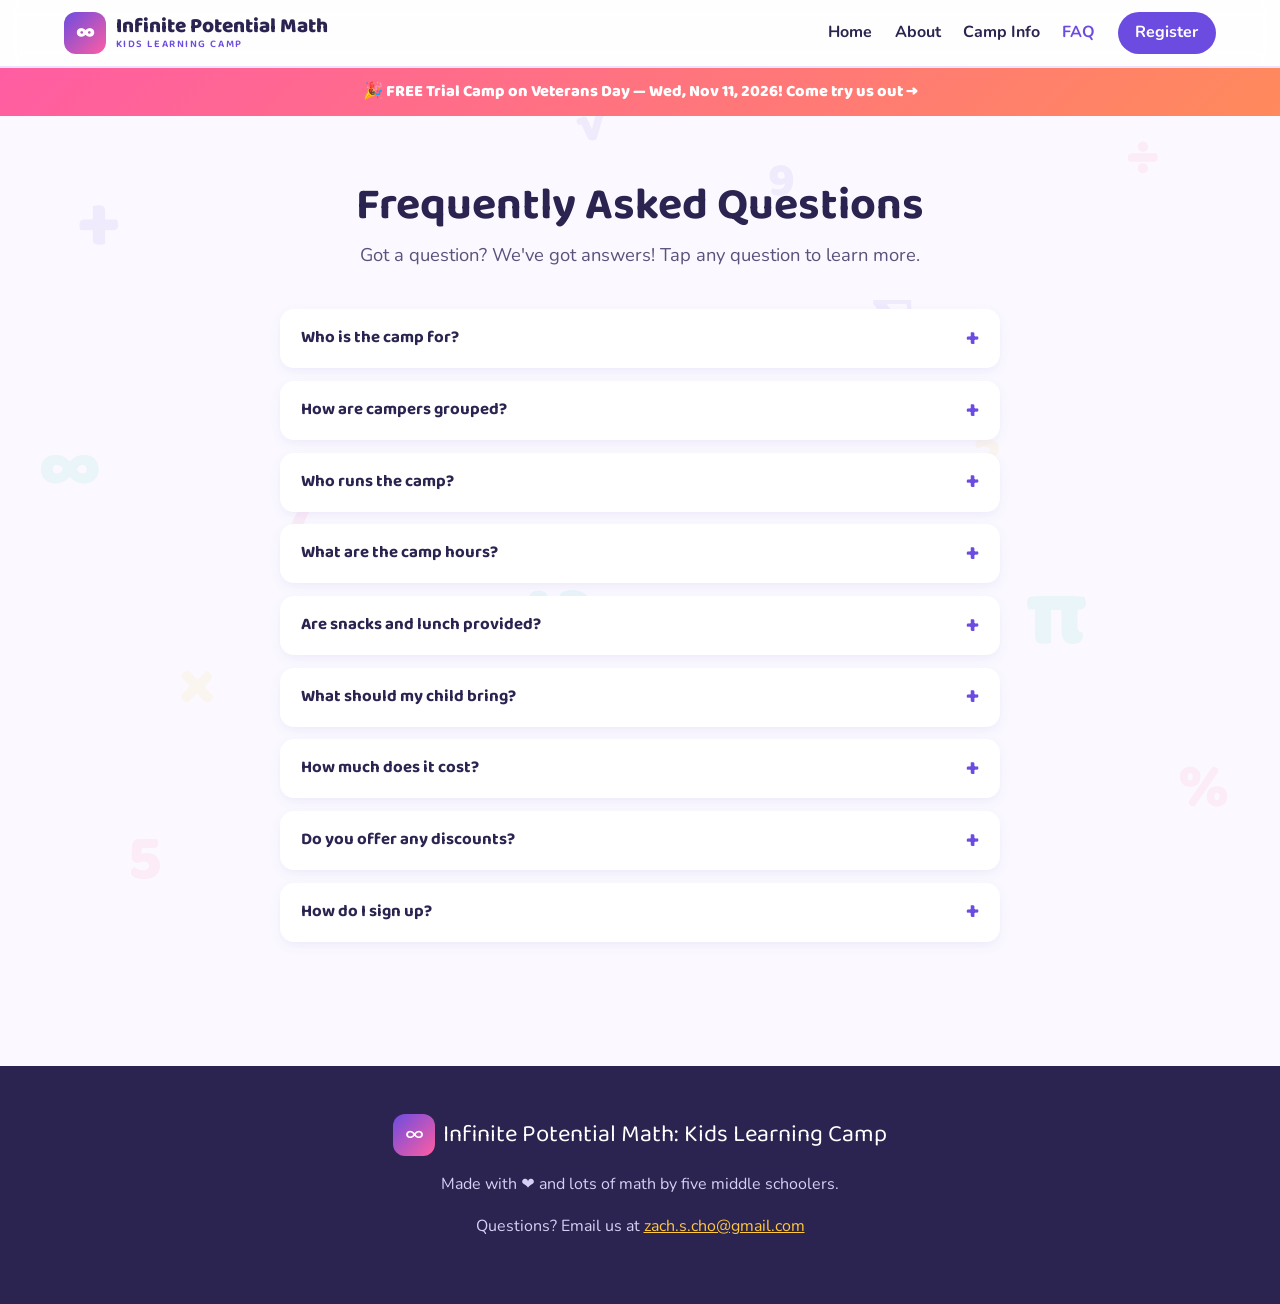
<file: faq.html>
<!DOCTYPE html>
<html lang="en">
<head>
  <meta charset="UTF-8" />
  <meta name="viewport" content="width=device-width, initial-scale=1.0" />
  <title>FAQ — Infinite Potential Math: Kids Learning Camp</title>
  <meta name="description" content="Frequently asked questions about Infinite Potential Math: Kids Learning Camp — ages, groups, hours, lunch, pricing, and how to sign up." />
  <link rel="icon" type="image/svg+xml" href="favicon.svg" />
  <link rel="preconnect" href="https://fonts.googleapis.com" />
  <link rel="preconnect" href="https://fonts.gstatic.com" crossorigin />
  <link href="https://fonts.googleapis.com/css2?family=Baloo+2:wght@500;600;700;800&family=Nunito:wght@400;600;700;800&display=swap" rel="stylesheet" />
  <link rel="stylesheet" href="styles.css?v=30" />
</head>
<body>

  <!-- Floating math symbols -->
  <div class="floaties" aria-hidden="true">
    <span>+</span><span>÷</span><span>π</span><span>×</span><span>√</span>
    <span>%</span><span>∞</span><span>=</span><span>−</span><span>Σ</span>
    <span>7</span><span>3</span><span>42</span><span>9</span><span>5</span>
  </div>

  <!-- Navbar -->
  <header class="nav">
    <a href="index.html" class="brand">
      <span class="brand-icon">∞</span>
      <span class="brand-text">Infinite Potential Math <small>Kids Learning Camp</small></span>
    </a>
    <nav class="nav-links">
      <a href="index.html">Home</a>
      <a href="about.html">About</a>
      <a href="info.html">Camp Info</a>
      <a href="faq.html" class="active">FAQ</a>
      <a href="register.html" class="nav-cta">Register</a>
    </nav>
  </header>

  <!-- Announcement banner -->
  <a class="announce" href="index.html#trial">🎉 FREE Trial Camp on Veterans Day — Wed, Nov 11, 2026! Come try us out →</a>

  <!-- FAQ -->
  <section id="faq" class="section faq page-top">
    <h2 class="section-title">Frequently Asked Questions</h2>
    <p class="section-lead">Got a question? We've got answers! Tap any question to learn more.</p>
    <div class="faq-list">
      <details class="faq-item">
        <summary>Who is the camp for?</summary>
        <p>Infinite Potential is for rising 2nd through 6th graders who love math — or are just getting excited about it! Odd weeks are for rising grades 4–6 and even weeks are for rising grades 2–3.</p>
      </details>
      <details class="faq-item">
        <summary>How are campers grouped?</summary>
        <p>On the first morning, everyone takes a friendly placement test. We then sort campers into small groups by skill level so the math is never too easy or too hard — and everyone learns at just the right pace.</p>
      </details>
      <details class="faq-item">
        <summary>Who runs the camp?</summary>
        <p>Five passionate middle schoolers who love math, plus a helper. We're close enough in age to make math feel friendly, fun, and exciting. Meet us on the <a href="about.html#team">About</a> page!</p>
      </details>
      <details class="faq-item">
        <summary>What are the camp hours?</summary>
        <p>Full-day campers attend 9:00 AM – 3:30 PM. Half-day campers join us in the morning through lunch. Check out the full <a href="info.html#schedule">daily schedule</a> for details.</p>
      </details>
      <details class="faq-item">
        <summary>Are snacks and lunch provided?</summary>
        <p>Snacks are included every day! Lunch is optional — you can pack your own, or add daily lunch to a full-day plan for just $45/week.</p>
      </details>
      <details class="faq-item">
        <summary>What should my child bring?</summary>
        <p>Pencils &amp; pens, an eraser, a ruler, and a water bottle. A computer or tablet is strongly recommended (but optional). See the full <a href="info.html#bring">What to Bring</a> list.</p>
      </details>
      <details class="faq-item">
        <summary>How much does it cost?</summary>
        <p>Full Day is $225/week and Half Day is $150/week (5 days). Sign up for one week or all summer long — you can mix and match weeks! See <a href="info.html#pricing">Pricing</a> for details and discounts.</p>
      </details>
      <details class="faq-item">
        <summary>Do you offer any discounts?</summary>
        <p>Yes! Our family &amp; friends get 25% off plus free lunch with a family discount code. Enter your code on the registration form and it's applied automatically.</p>
      </details>
      <details class="faq-item">
        <summary>How do I sign up?</summary>
        <p>Right now you can register for our <strong>free trial camp</strong> on the <a href="register.html">registration page</a> — just fill in your details and submit. Summer 2027 registration opens soon!</p>
      </details>
    </div>
  </section>

  <!-- Footer -->
  <footer class="footer">
    <div class="footer-brand"><span class="brand-icon">∞</span> Infinite Potential Math: Kids Learning Camp</div>
    <p>Made with ❤️ and lots of math by five middle schoolers.</p>
    <p class="footer-contact">Questions? Email us at <a href="mailto:zach.s.cho@gmail.com">zach.s.cho@gmail.com</a></p>
  </footer>

  <button class="to-top" id="toTop" aria-label="Back to top" title="Back to top">↑</button>
  <script src="site.js?v=30"></script>
</body>
</html>
</file>
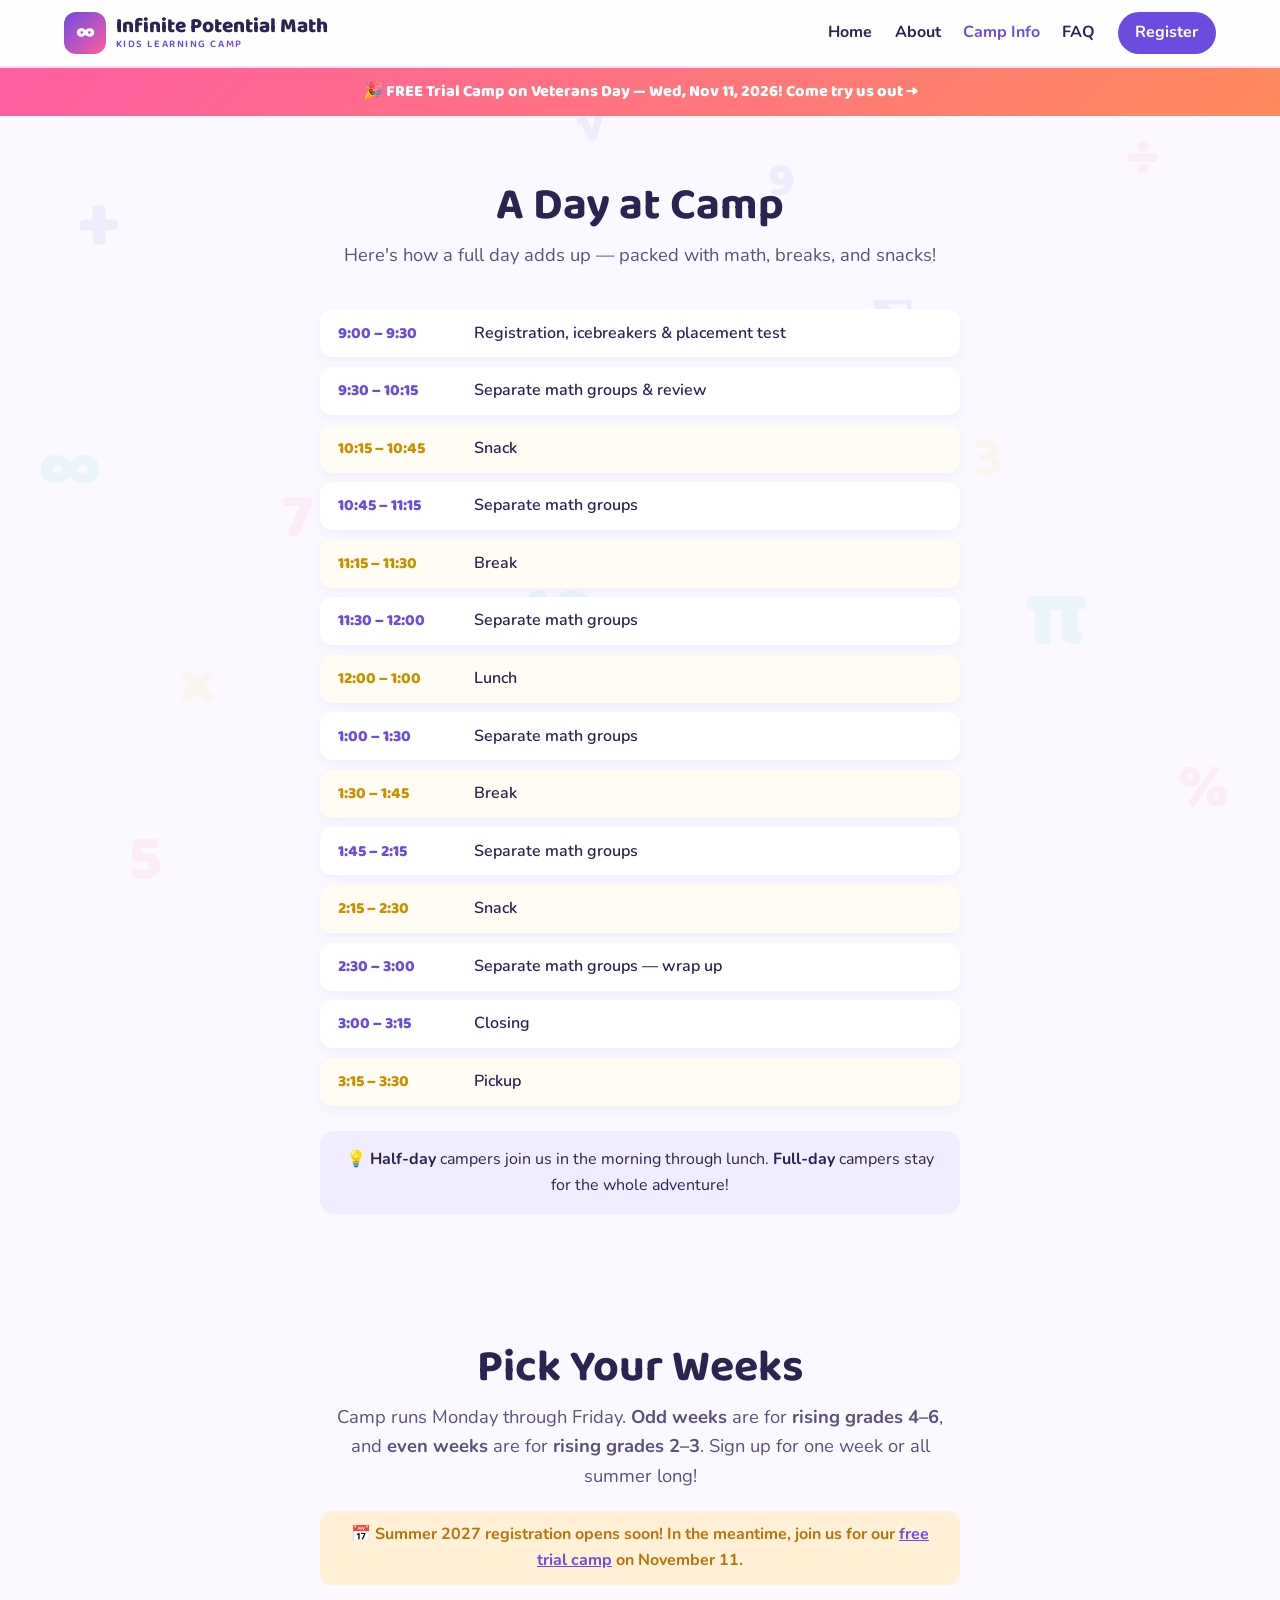
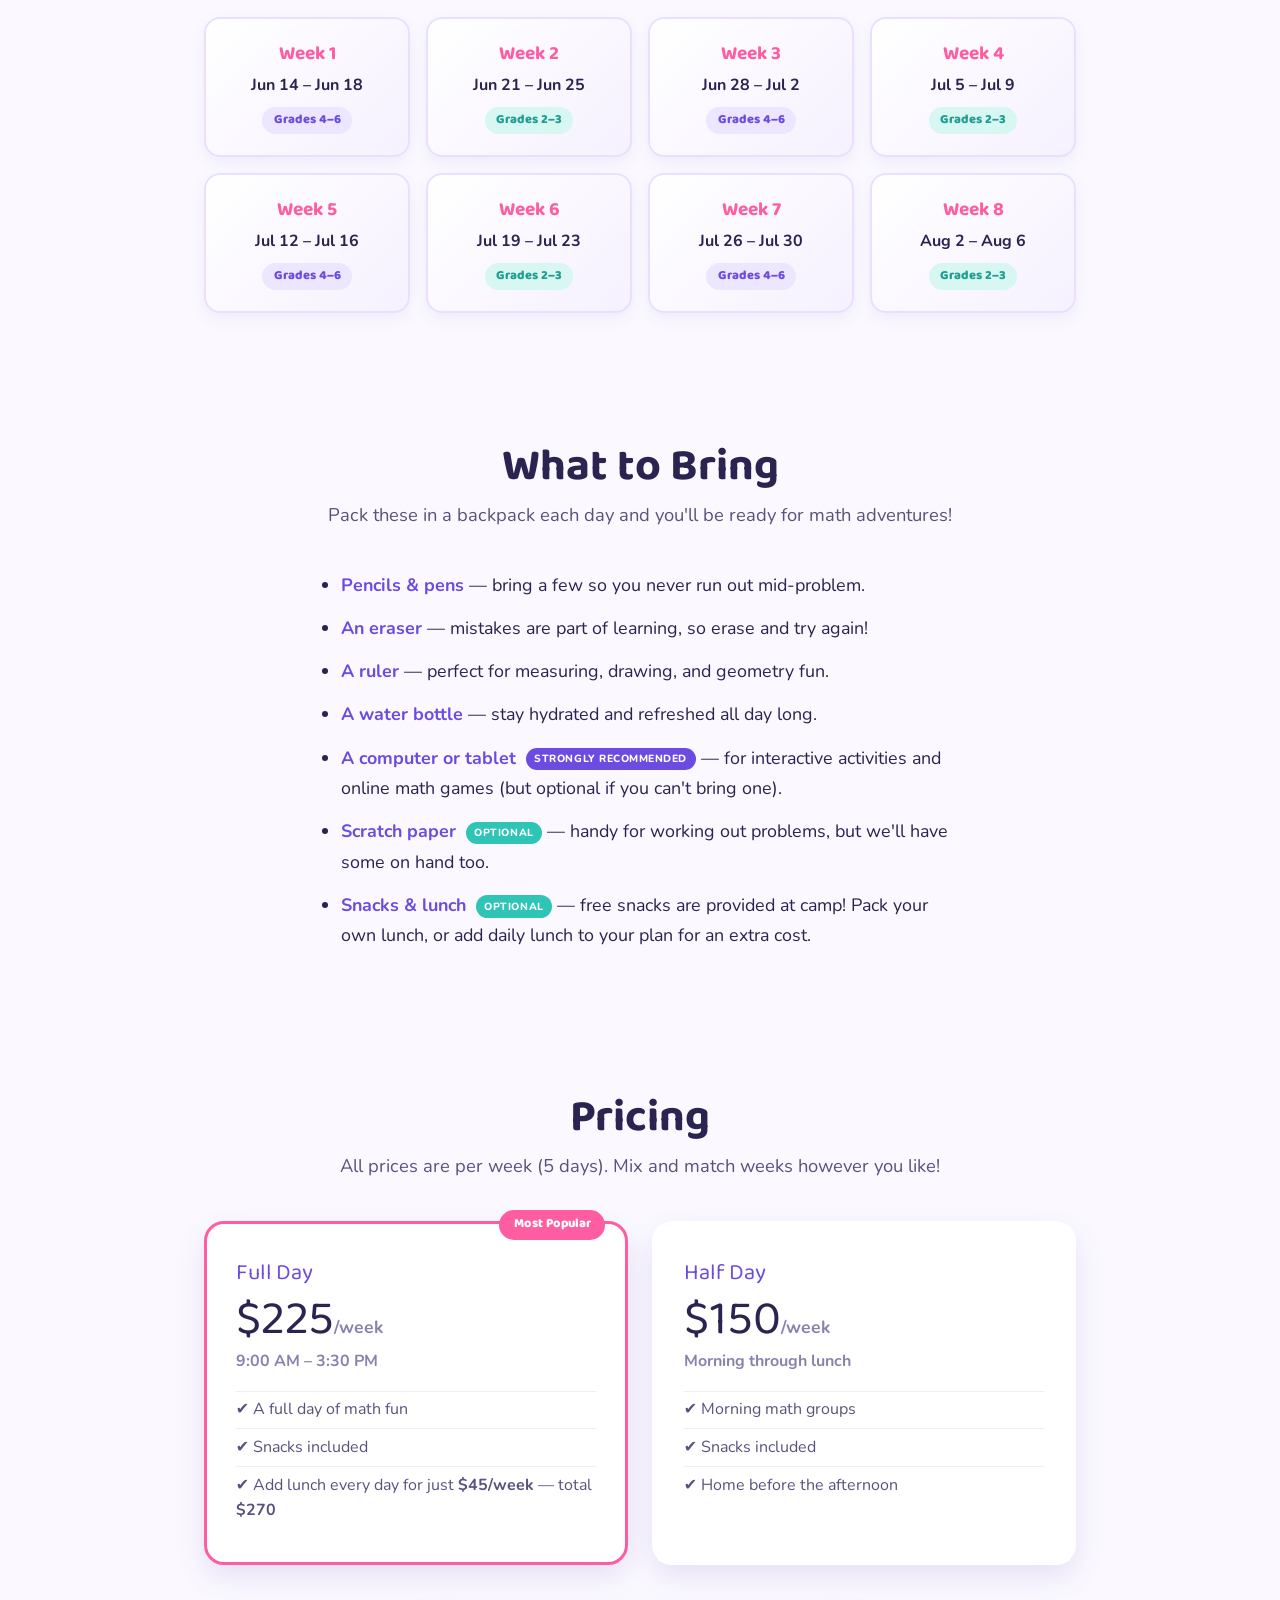
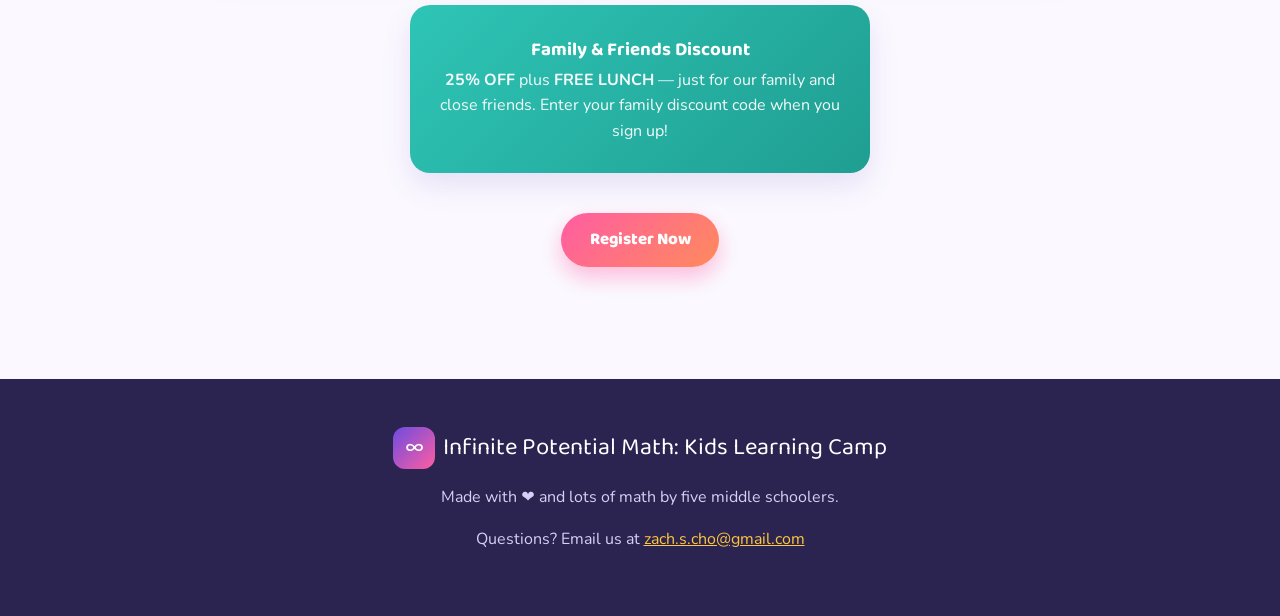
<file: info.html>
<!DOCTYPE html>
<html lang="en">
<head>
  <meta charset="UTF-8" />
  <meta name="viewport" content="width=device-width, initial-scale=1.0" />
  <title>Camp Info — Infinite Potential Math: Kids Learning Camp</title>
  <meta name="description" content="The daily schedule, summer weeks, what to bring, and pricing for Infinite Potential Math: Kids Learning Camp." />
  <link rel="icon" type="image/svg+xml" href="favicon.svg" />
  <link rel="preconnect" href="https://fonts.googleapis.com" />
  <link rel="preconnect" href="https://fonts.gstatic.com" crossorigin />
  <link href="https://fonts.googleapis.com/css2?family=Baloo+2:wght@500;600;700;800&family=Nunito:wght@400;600;700;800&display=swap" rel="stylesheet" />
  <link rel="stylesheet" href="styles.css?v=30" />
</head>
<body>

  <!-- Floating math symbols -->
  <div class="floaties" aria-hidden="true">
    <span>+</span><span>÷</span><span>π</span><span>×</span><span>√</span>
    <span>%</span><span>∞</span><span>=</span><span>−</span><span>Σ</span>
    <span>7</span><span>3</span><span>42</span><span>9</span><span>5</span>
  </div>

  <!-- Navbar -->
  <header class="nav">
    <a href="index.html" class="brand">
      <span class="brand-icon">∞</span>
      <span class="brand-text">Infinite Potential Math <small>Kids Learning Camp</small></span>
    </a>
    <nav class="nav-links">
      <a href="index.html">Home</a>
      <a href="about.html">About</a>
      <a href="info.html" class="active">Camp Info</a>
      <a href="faq.html">FAQ</a>
      <a href="register.html" class="nav-cta">Register</a>
    </nav>
  </header>

  <!-- Announcement banner -->
  <a class="announce" href="index.html#trial">🎉 FREE Trial Camp on Veterans Day — Wed, Nov 11, 2026! Come try us out →</a>

  <!-- Schedule -->
  <section id="schedule" class="section schedule page-top">
    <h2 class="section-title">A Day at Camp</h2>
    <p class="section-lead">Here's how a full day adds up — packed with math, breaks, and snacks!</p>
    <ul class="timeline">
      <li><span class="time">9:00 – 9:30</span><span class="event">Registration, icebreakers &amp; placement test</span></li>
      <li><span class="time">9:30 – 10:15</span><span class="event">Separate math groups &amp; review</span></li>
      <li class="break"><span class="time">10:15 – 10:45</span><span class="event">Snack</span></li>
      <li><span class="time">10:45 – 11:15</span><span class="event">Separate math groups</span></li>
      <li class="break"><span class="time">11:15 – 11:30</span><span class="event">Break</span></li>
      <li><span class="time">11:30 – 12:00</span><span class="event">Separate math groups</span></li>
      <li class="break"><span class="time">12:00 – 1:00</span><span class="event">Lunch</span></li>
      <li><span class="time">1:00 – 1:30</span><span class="event">Separate math groups</span></li>
      <li class="break"><span class="time">1:30 – 1:45</span><span class="event">Break</span></li>
      <li><span class="time">1:45 – 2:15</span><span class="event">Separate math groups</span></li>
      <li class="break"><span class="time">2:15 – 2:30</span><span class="event">Snack</span></li>
      <li><span class="time">2:30 – 3:00</span><span class="event">Separate math groups — wrap up</span></li>
      <li><span class="time">3:00 – 3:15</span><span class="event">Closing</span></li>
      <li class="break"><span class="time">3:15 – 3:30</span><span class="event">Pickup</span></li>
    </ul>
    <p class="schedule-note">💡 <strong>Half-day</strong> campers join us in the morning through lunch. <strong>Full-day</strong> campers stay for the whole adventure!</p>
  </section>

  <!-- Dates -->
  <section id="dates" class="section dates">
    <h2 class="section-title">Pick Your Weeks</h2>
    <p class="section-lead">Camp runs Monday through Friday. <strong>Odd weeks</strong> are for <strong>rising grades 4–6</strong>, and <strong>even weeks</strong> are for <strong>rising grades 2–3</strong>. Sign up for one week or all summer long!</p>
    <p class="spots-banner">📅 Summer 2027 registration opens soon! In the meantime, join us for our <a href="index.html#trial">free trial camp</a> on November 11.</p>
    <div class="weeks">
      <div class="week"><span class="week-num">Week 1</span>Jun 14 – Jun 18<span class="week-grade grade-upper">Grades 4–6</span></div>
      <div class="week"><span class="week-num">Week 2</span>Jun 21 – Jun 25<span class="week-grade grade-lower">Grades 2–3</span></div>
      <div class="week"><span class="week-num">Week 3</span>Jun 28 – Jul 2<span class="week-grade grade-upper">Grades 4–6</span></div>
      <div class="week"><span class="week-num">Week 4</span>Jul 5 – Jul 9<span class="week-grade grade-lower">Grades 2–3</span></div>
      <div class="week"><span class="week-num">Week 5</span>Jul 12 – Jul 16<span class="week-grade grade-upper">Grades 4–6</span></div>
      <div class="week"><span class="week-num">Week 6</span>Jul 19 – Jul 23<span class="week-grade grade-lower">Grades 2–3</span></div>
      <div class="week"><span class="week-num">Week 7</span>Jul 26 – Jul 30<span class="week-grade grade-upper">Grades 4–6</span></div>
      <div class="week"><span class="week-num">Week 8</span>Aug 2 – Aug 6<span class="week-grade grade-lower">Grades 2–3</span></div>
    </div>
  </section>

  <!-- What to Bring -->
  <section id="bring" class="section bring">
    <h2 class="section-title">What to Bring</h2>
    <p class="section-lead">Pack these in a backpack each day and you'll be ready for math adventures!</p>
    <ul class="bring-list">
      <li><strong>Pencils &amp; pens</strong> — bring a few so you never run out mid-problem.</li>
      <li><strong>An eraser</strong> — mistakes are part of learning, so erase and try again!</li>
      <li><strong>A ruler</strong> — perfect for measuring, drawing, and geometry fun.</li>
      <li><strong>A water bottle</strong> — stay hydrated and refreshed all day long.</li>
      <li><strong>A computer or tablet</strong> <span class="rec-tag">Strongly Recommended</span> — for interactive activities and online math games (but optional if you can't bring one).</li>
      <li><strong>Scratch paper</strong> <span class="opt-tag">Optional</span> — handy for working out problems, but we'll have some on hand too.</li>
      <li><strong>Snacks &amp; lunch</strong> <span class="opt-tag">Optional</span> — free snacks are provided at camp! Pack your own lunch, or add daily lunch to your plan for an extra cost.</li>
    </ul>
  </section>

  <!-- Pricing -->
  <section id="pricing" class="section pricing">
    <h2 class="section-title">Pricing</h2>
    <p class="section-lead">All prices are per week (5 days). Mix and match weeks however you like!</p>

    <div class="price-cards">
      <div class="price-card featured">
        <div class="ribbon">Most Popular</div>
        <div class="price-tag">Full Day</div>
        <div class="price-big">$225<span>/week</span></div>
        <p class="price-sub">9:00 AM – 3:30 PM</p>
        <ul class="price-list">
          <li>✔ A full day of math fun</li>
          <li>✔ Snacks included</li>
          <li>✔ Add lunch every day for just <strong>$45/week</strong> — total <strong>$270</strong></li>
        </ul>
      </div>
      <div class="price-card">
        <div class="price-tag">Half Day</div>
        <div class="price-big">$150<span>/week</span></div>
        <p class="price-sub">Morning through lunch</p>
        <ul class="price-list">
          <li>✔ Morning math groups</li>
          <li>✔ Snacks included</li>
          <li>✔ Home before the afternoon</li>
        </ul>
      </div>
    </div>

    <div class="discounts">
      <div class="discount">
        
        <h3>Family &amp; Friends Discount</h3>
        <p><strong>25% OFF</strong> plus <strong>FREE LUNCH</strong> — just for our family and close friends. Enter your family discount code when you sign up!</p>
      </div>
    </div>

    <div class="hero-buttons" style="margin-top: 2.5rem;">
      <a href="register.html" class="btn btn-primary">Register Now</a>
    </div>
  </section>

  <!-- Footer -->
  <footer class="footer">
    <div class="footer-brand"><span class="brand-icon">∞</span> Infinite Potential Math: Kids Learning Camp</div>
    <p>Made with ❤️ and lots of math by five middle schoolers.</p>
    <p class="footer-contact">Questions? Email us at <a href="mailto:zach.s.cho@gmail.com">zach.s.cho@gmail.com</a></p>
  </footer>

  <button class="to-top" id="toTop" aria-label="Back to top" title="Back to top">↑</button>
  <script src="site.js?v=30"></script>
</body>
</html>
</file>
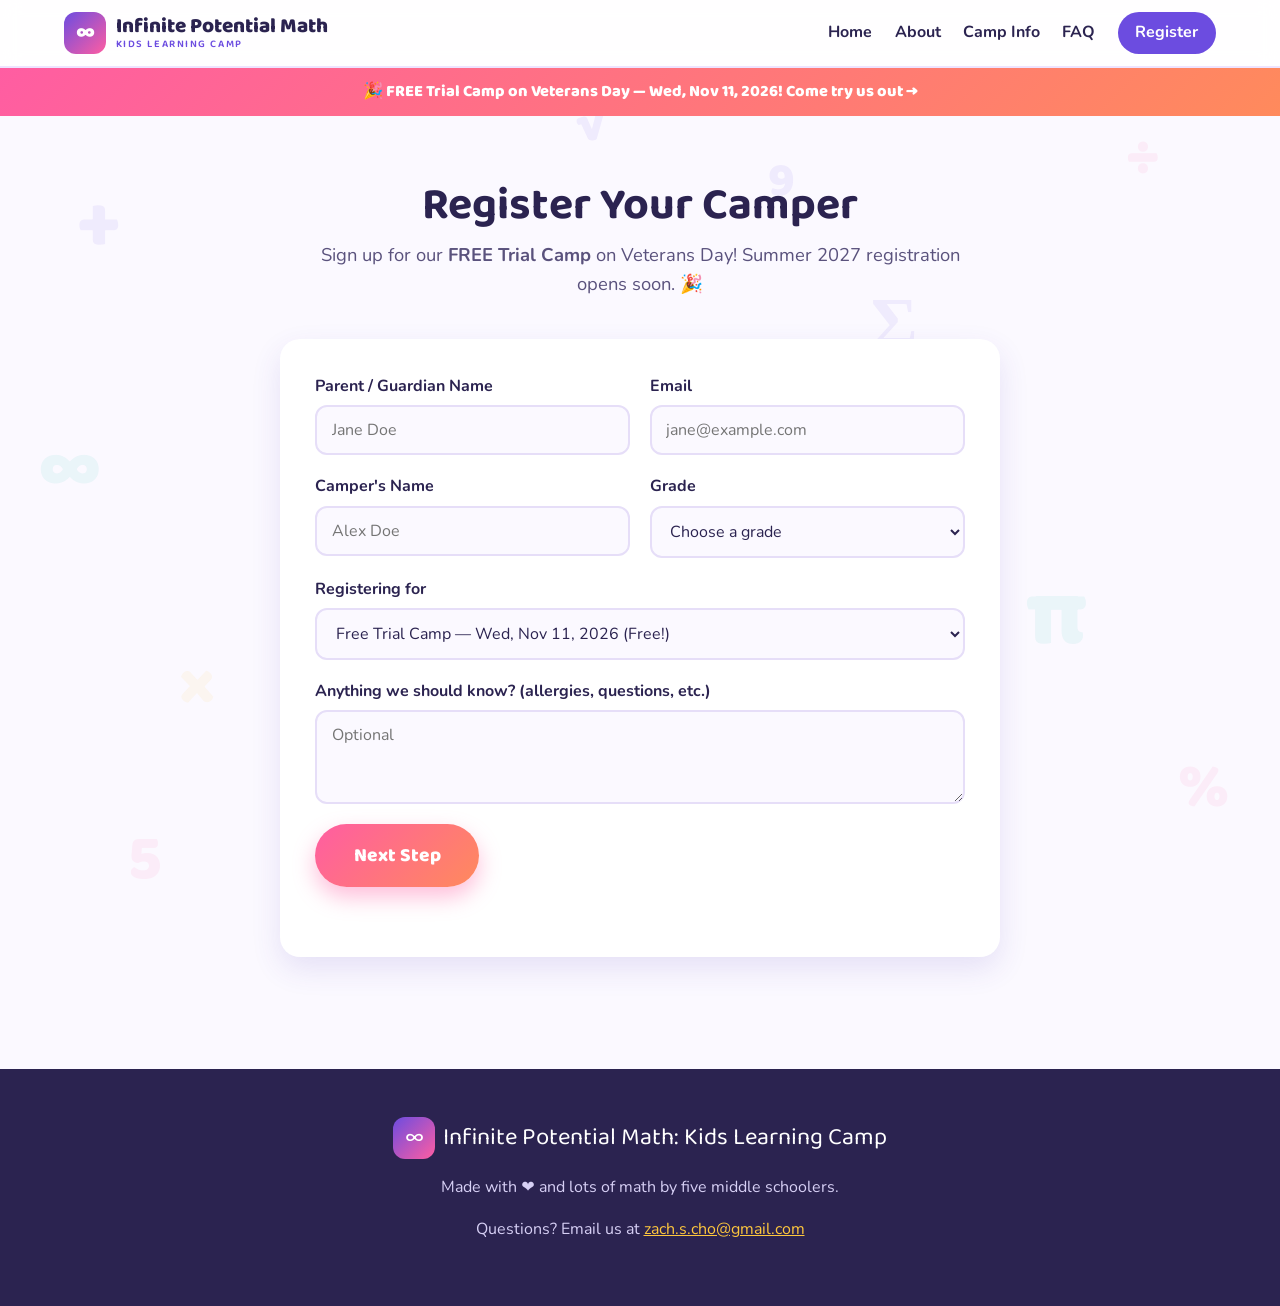
<file: register.html>
<!DOCTYPE html>
<html lang="en">
<head>
  <meta charset="UTF-8" />
  <meta name="viewport" content="width=device-width, initial-scale=1.0" />
  <title>Register — Infinite Potential Math: Kids Learning Camp</title>
  <meta name="description" content="Register your camper for the free trial day at Infinite Potential Math: Kids Learning Camp." />
  <link rel="icon" type="image/svg+xml" href="favicon.svg" />
  <link rel="preconnect" href="https://fonts.googleapis.com" />
  <link rel="preconnect" href="https://fonts.gstatic.com" crossorigin />
  <link href="https://fonts.googleapis.com/css2?family=Baloo+2:wght@500;600;700;800&family=Nunito:wght@400;600;700;800&display=swap" rel="stylesheet" />
  <link rel="stylesheet" href="styles.css?v=30" />
</head>
<body>

  <!-- Floating math symbols -->
  <div class="floaties" aria-hidden="true">
    <span>+</span><span>÷</span><span>π</span><span>×</span><span>√</span>
    <span>%</span><span>∞</span><span>=</span><span>−</span><span>Σ</span>
    <span>7</span><span>3</span><span>42</span><span>9</span><span>5</span>
  </div>

  <!-- Navbar -->
  <header class="nav">
    <a href="index.html" class="brand">
      <span class="brand-icon">∞</span>
      <span class="brand-text">Infinite Potential Math <small>Kids Learning Camp</small></span>
    </a>
    <nav class="nav-links">
      <a href="index.html">Home</a>
      <a href="about.html">About</a>
      <a href="info.html">Camp Info</a>
      <a href="faq.html">FAQ</a>
      <a href="register.html" class="nav-cta active">Register</a>
    </nav>
  </header>

  <!-- Announcement banner -->
  <a class="announce" href="index.html#trial">🎉 FREE Trial Camp on Veterans Day — Wed, Nov 11, 2026! Come try us out →</a>

  <!-- Register -->
  <section id="register" class="section register page-top">
    <h2 class="section-title">Register Your Camper</h2>
    <p class="section-lead">Sign up for our <strong>FREE Trial Camp</strong> on Veterans Day! Summer 2027 registration opens soon. 🎉</p>

    <form class="reg-form" id="regForm" novalidate>
      <div class="form-row">
        <label>
          Parent / Guardian Name
          <input type="text" name="parent" required placeholder="Jane Doe" />
        </label>
        <label>
          Email
          <input type="email" name="email" required placeholder="jane@example.com" />
        </label>
      </div>
      <div class="form-row">
        <label>
          Camper's Name
          <input type="text" name="camper" required placeholder="Alex Doe" />
        </label>
        <label>
          Grade
          <select name="grade" required>
            <option value="" disabled selected>Choose a grade</option>
            <option>2nd grade</option>
            <option>3rd grade</option>
            <option>4th grade</option>
            <option>5th grade</option>
            <option>6th grade</option>
          </select>
        </label>
      </div>
      <label class="full">
        Registering for
        <select name="regType" id="regType" required>
          <option value="trial" selected>Free Trial Camp — Wed, Nov 11, 2026 (Free!)</option>
          <option value="summer" disabled>Summer 2027 Camp — registration opens soon 🔒</option>
        </select>
      </label>

      <div id="summerFields" hidden>
        <label class="full">
          Program
          <select name="program" id="programSelect">
            <option value="" disabled selected>Full day or half day?</option>
            <option>Full Day — $225/week</option>
            <option>Full Day + Lunch — $270/week</option>
            <option>Half Day — $150/week</option>
          </select>
        </label>

        <fieldset class="weeks-picker">
          <legend>Which weeks? <span>Odd weeks = grades 4–6 · even weeks = grades 2–3</span></legend>
          <div class="week-buttons" id="weekButtons">
            <button type="button" class="week-btn" data-week="Week 1 (Jun 14–18, Grades 4–6)">Week 1<small>Jun 14–18</small><em class="btn-grade grade-upper">Grades 4–6</em></button>
            <button type="button" class="week-btn" data-week="Week 2 (Jun 21–25, Grades 2–3)">Week 2<small>Jun 21–25</small><em class="btn-grade grade-lower">Grades 2–3</em></button>
            <button type="button" class="week-btn" data-week="Week 3 (Jun 28–Jul 2, Grades 4–6)">Week 3<small>Jun 28–Jul 2</small><em class="btn-grade grade-upper">Grades 4–6</em></button>
            <button type="button" class="week-btn" data-week="Week 4 (Jul 5–9, Grades 2–3)">Week 4<small>Jul 5–9</small><em class="btn-grade grade-lower">Grades 2–3</em></button>
            <button type="button" class="week-btn" data-week="Week 5 (Jul 12–16, Grades 4–6)">Week 5<small>Jul 12–16</small><em class="btn-grade grade-upper">Grades 4–6</em></button>
            <button type="button" class="week-btn" data-week="Week 6 (Jul 19–23, Grades 2–3)">Week 6<small>Jul 19–23</small><em class="btn-grade grade-lower">Grades 2–3</em></button>
            <button type="button" class="week-btn" data-week="Week 7 (Jul 26–30, Grades 4–6)">Week 7<small>Jul 26–30</small><em class="btn-grade grade-upper">Grades 4–6</em></button>
            <button type="button" class="week-btn" data-week="Week 8 (Aug 2–6, Grades 2–3)">Week 8<small>Aug 2–6</small><em class="btn-grade grade-lower">Grades 2–3</em></button>
          </div>
          <input type="hidden" name="weeks" id="weeksField" />
        </fieldset>
        <label class="full">
          Family discount code <span class="opt-label">(optional)</span>
          <input type="text" name="discountCode" placeholder="Have a family discount code? Enter it here" />
        </label>
      </div>
      <label class="full">
        Anything we should know? (allergies, questions, etc.)
        <textarea name="notes" rows="3" placeholder="Optional"></textarea>
      </label>
      <button type="submit" class="btn btn-primary btn-big">Next Step</button>
      <p class="form-msg" id="formMsg" role="status"></p>
    </form>

    <!-- Step 2: review -->
    <div class="review-panel" id="reviewPanel" hidden>
      <h3 class="review-title">Check Your Information ✅</h3>
      <p class="review-sub">Please make sure everything looks right before you submit.</p>
      <dl class="review-list" id="reviewList"></dl>
      <div class="total-tag">
        <span id="totalLabel">Estimated Total</span>
        <strong id="totalAmount">$0</strong>
      </div>
      <p class="total-note" id="totalNote">Final price may change with the family discount — we'll confirm everything by email.</p>
      <div class="review-actions">
        <button type="button" class="btn btn-ghost" id="editBtn">← Edit</button>
        <button type="button" class="btn btn-primary" id="confirmBtn">Confirm &amp; Submit</button>
      </div>
    </div>
  </section>

  <!-- Footer -->
  <footer class="footer">
    <div class="footer-brand"><span class="brand-icon">∞</span> Infinite Potential Math: Kids Learning Camp</div>
    <p>Made with ❤️ and lots of math by five middle schoolers.</p>
    <p class="footer-contact">Questions? Email us at <a href="mailto:zach.s.cho@gmail.com">zach.s.cho@gmail.com</a></p>
  </footer>

  <script src="script.js?v=30"></script>
  <button class="to-top" id="toTop" aria-label="Back to top" title="Back to top">↑</button>
  <script src="site.js?v=30"></script>
</body>
</html>
</file>
<file: styles.css>
/* ===== Theme ===== */
:root {
  --purple: #6c4ce0;
  --purple-dark: #4f33b3;
  --pink: #ff5da2;
  --yellow: #ffc83d;
  --teal: #2ec5b6;
  --ink: #2b2350;
  --paper: #fbf9ff;
  --card: #ffffff;
  --shadow: 0 12px 30px rgba(76, 51, 179, 0.12);
  --radius: 20px;
}

* { box-sizing: border-box; }

html { scroll-behavior: smooth; }

body {
  margin: 0;
  font-family: 'Nunito', system-ui, sans-serif;
  color: var(--ink);
  background: var(--paper);
  line-height: 1.6;
  overflow-x: hidden;
}

h1, h2, h3, .brand-text { font-family: 'Baloo 2', cursive; line-height: 1.15; }

a { color: var(--purple); }

/* ===== Floating symbols ===== */
.floaties {
  position: fixed;
  inset: 0;
  pointer-events: none;
  z-index: 0;
}
.floaties span {
  position: absolute;
  font-family: 'Baloo 2', cursive;
  font-weight: 800;
  color: var(--purple);
  opacity: 0.08;
  animation: float 14s ease-in-out infinite;
}
.floaties span:nth-child(1) { left: 6%;  top: 18%; font-size: 5rem; animation-delay: 0s; }
.floaties span:nth-child(2) { left: 88%; top: 12%; font-size: 4rem; color: var(--pink); animation-delay: 1.5s; }
.floaties span:nth-child(3) { left: 80%; top: 60%; font-size: 6rem; color: var(--teal); animation-delay: 3s; }
.floaties span:nth-child(4) { left: 14%; top: 70%; font-size: 4.5rem; color: var(--yellow); animation-delay: 2s; }
.floaties span:nth-child(5) { left: 45%; top: 8%;  font-size: 3.5rem; animation-delay: 4s; }
.floaties span:nth-child(6) { left: 92%; top: 82%; font-size: 4rem; color: var(--pink); animation-delay: 1s; }
.floaties span:nth-child(7) { left: 3%;  top: 45%; font-size: 5rem; color: var(--teal); animation-delay: 5s; }
.floaties span:nth-child(8) { left: 55%; top: 88%; font-size: 4rem; animation-delay: 2.5s; }
.floaties span:nth-child(9) { left: 30%; top: 35%; font-size: 3rem; color: var(--yellow); animation-delay: 3.5s; }
.floaties span:nth-child(10){ left: 68%; top: 30%; font-size: 4.5rem; color: var(--purple); animation-delay: 0.8s; }
.floaties span:nth-child(11){ left: 22%; top: 52%; font-size: 4rem; color: var(--pink); animation-delay: 2.2s; }
.floaties span:nth-child(12){ left: 76%; top: 46%; font-size: 3.5rem; color: var(--yellow); animation-delay: 4.5s; }
.floaties span:nth-child(13){ left: 40%; top: 62%; font-size: 4.5rem; color: var(--teal); animation-delay: 1.3s; }
.floaties span:nth-child(14){ left: 60%; top: 16%; font-size: 3rem; color: var(--purple); animation-delay: 3.8s; }
.floaties span:nth-child(15){ left: 10%; top: 90%; font-size: 4rem; color: var(--pink); animation-delay: 0.4s; }

@keyframes float {
  0%, 100% { transform: translateY(0) rotate(0deg); }
  50% { transform: translateY(-25px) rotate(8deg); }
}

/* ===== Nav ===== */
.nav {
  position: sticky;
  top: 0;
  z-index: 50;
  display: flex;
  align-items: center;
  justify-content: space-between;
  padding: 0.75rem 5vw;
  background: rgba(255, 255, 255, 0.85);
  backdrop-filter: blur(10px);
  border-bottom: 2px solid #eee3ff;
}
.brand {
  display: flex;
  align-items: center;
  gap: 0.6rem;
  text-decoration: none;
  color: var(--ink);
  font-weight: 800;
}
.brand-icon {
  display: grid;
  place-items: center;
  width: 42px;
  height: 42px;
  border-radius: 12px;
  background: linear-gradient(135deg, var(--purple), var(--pink));
  color: #fff;
  font-family: 'Baloo 2', cursive;
  font-size: 1.5rem;
}
.brand-text { font-size: 1.3rem; display: flex; flex-direction: column; }
.brand-text small { font-size: 0.65rem; font-weight: 600; letter-spacing: 0.15em; text-transform: uppercase; color: var(--purple); }

.nav-links { display: flex; align-items: center; gap: 1.4rem; }
.nav-links a { text-decoration: none; color: var(--ink); font-weight: 700; }
.nav-links a:hover { color: var(--purple); }
.nav-links a.active { color: var(--purple); }
.nav-links a.nav-cta.active { color: #fff; }
.page-top { padding-top: 2.5rem; }
.nav-cta {
  background: var(--purple);
  color: #fff !important;
  padding: 0.5rem 1.1rem;
  border-radius: 999px;
}
.nav-cta:hover { background: var(--purple-dark); }

/* ===== Buttons ===== */
.btn {
  display: inline-block;
  text-decoration: none;
  font-weight: 800;
  font-family: 'Baloo 2', cursive;
  padding: 0.85rem 1.8rem;
  border-radius: 999px;
  border: none;
  cursor: pointer;
  transition: transform 0.15s ease, box-shadow 0.15s ease;
  font-size: 1.05rem;
}
.btn:hover { transform: translateY(-3px); }
.btn-primary {
  background: linear-gradient(135deg, var(--pink), #ff8a5c);
  color: #fff;
  box-shadow: 0 10px 22px rgba(255, 93, 162, 0.4);
}
.btn-ghost {
  background: #fff;
  color: var(--purple);
  border: 2px solid var(--purple);
}
.btn-big { font-size: 1.2rem; padding: 1rem 2.4rem; }

/* ===== Announcement banner ===== */
.announce {
  position: relative;
  z-index: 1;
  display: block;
  text-align: center;
  text-decoration: none;
  background: linear-gradient(135deg, var(--pink), #ff8a5c);
  color: #fff;
  font-weight: 800;
  font-family: 'Baloo 2', cursive;
  padding: 0.7rem 1.2rem;
  font-size: 1.02rem;
}
.announce:hover { filter: brightness(1.05); }

/* ===== Free Trial Day ===== */
.trial-card {
  max-width: 760px;
  margin: 0 auto;
  background: linear-gradient(135deg, #fff, #f6f1ff);
  border: 3px solid var(--pink);
  border-radius: var(--radius);
  padding: 2.4rem;
  box-shadow: var(--shadow);
  text-align: center;
}
.trial-eyebrow {
  display: inline-block;
  background: var(--pink);
  color: #fff;
  font-weight: 800;
  padding: 0.35rem 1rem;
  border-radius: 999px;
  font-size: 0.9rem;
  margin: 0 0 0.6rem;
}
.trial-title { font-size: clamp(1.8rem, 4vw, 2.6rem); margin: 0 0 0.6rem; color: var(--ink); }
.trial-sub { max-width: 560px; margin: 0 auto 1.6rem; color: #5a527d; font-size: 1.1rem; }
.trial-facts { display: grid; gap: 0.7rem; max-width: 580px; margin: 0 auto 2rem; text-align: left; }
.trial-fact {
  background: #fff;
  border-radius: 12px;
  padding: 0.8rem 1.1rem;
  color: var(--ink);
  font-weight: 600;
  box-shadow: 0 4px 12px rgba(76, 51, 179, 0.06);
}
.trial-fact-label { display: block; font-family: 'Baloo 2', cursive; color: var(--purple); font-size: 0.95rem; margin-bottom: 0.15rem; }
.trial-sched-title { color: var(--ink); margin: 0 0 1rem; font-size: 1.4rem; }
.trial-timeline { text-align: left; margin-bottom: 2rem; }

/* ===== Hero ===== */
.hero {
  position: relative;
  z-index: 1;
  text-align: center;
  padding: 5rem 5vw 4rem;
}
.hero-inner { max-width: 760px; margin: 0 auto; }
.eyebrow {
  display: inline-block;
  background: #fff0d6;
  color: #b5740a;
  font-weight: 800;
  padding: 0.4rem 1rem;
  border-radius: 999px;
  font-size: 0.9rem;
  margin-bottom: 1rem;
}
.hero h1 {
  font-size: clamp(2.4rem, 6vw, 4rem);
  margin: 0.2rem 0 1rem;
  background: linear-gradient(120deg, var(--purple), var(--pink) 60%, var(--teal));
  -webkit-background-clip: text;
  background-clip: text;
  -webkit-text-fill-color: transparent;
}
.hero-sub { font-size: 1.25rem; color: #5a527d; margin-bottom: 2rem; }
.hero-buttons { display: flex; gap: 1rem; justify-content: center; flex-wrap: wrap; }
.hero-badges {
  display: flex;
  gap: 1.2rem;
  justify-content: center;
  flex-wrap: wrap;
  margin-top: 2.5rem;
  font-weight: 700;
  color: var(--ink);
}
.hero-badges span {
  background: #fff;
  padding: 0.6rem 1.1rem;
  border-radius: 999px;
  box-shadow: var(--shadow);
}

/* ===== Sections ===== */
.section {
  position: relative;
  z-index: 1;
  max-width: 1000px;
  margin: 0 auto;
  padding: 4rem 5vw;
}
.section-title {
  text-align: center;
  font-size: clamp(2rem, 4vw, 2.8rem);
  margin: 0 0 0.5rem;
  color: var(--ink);
}
.section-lead {
  text-align: center;
  max-width: 640px;
  margin: 0 auto 2.5rem;
  font-size: 1.15rem;
  color: #5a527d;
}

/* ===== Welcome / intro ===== */
.welcome-text {
  max-width: 720px;
  margin: 0 auto;
  color: #4a4470;
  font-size: 1.15rem;
  line-height: 1.85;
}
.welcome-text p { margin: 0 0 1.1rem; }
.welcome-text p:last-child { margin-bottom: 0; }
.welcome-text strong { color: var(--purple); }

/* ===== About cards ===== */
.cards { display: grid; grid-template-columns: repeat(auto-fit, minmax(240px, 1fr)); gap: 1.5rem; }
.card {
  background: var(--card);
  border-radius: var(--radius);
  padding: 2rem 1.6rem;
  box-shadow: var(--shadow);
  text-align: center;
  transition: transform 0.2s ease;
}
.card:hover { transform: translateY(-6px); }
.card-emoji { font-size: 2.6rem; }
.card h3 { margin: 0.6rem 0 0.4rem; color: var(--purple); }
.card p { margin: 0; color: #5a527d; }

/* ===== Meet the Team ===== */
.team-grid {
  display: flex;
  flex-wrap: wrap;
  justify-content: center;
  gap: 1.5rem;
}
.team-card {
  flex: 0 1 250px;
  background: var(--card);
  border-radius: var(--radius);
  padding: 1.8rem 1.4rem;
  text-align: center;
  box-shadow: var(--shadow);
  transition: transform 0.2s ease;
}
.team-card:hover { transform: translateY(-6px); }
.avatar {
  width: 84px;
  height: 84px;
  margin: 0 auto 0.8rem;
  border-radius: 50%;
  display: grid;
  place-items: center;
  font-family: 'Baloo 2', cursive;
  font-size: 2.4rem;
  font-weight: 800;
  color: #fff;
  background: linear-gradient(135deg, var(--c1, var(--purple)), var(--c2, var(--pink)));
  box-shadow: 0 8px 18px rgba(76, 51, 179, 0.25);
  overflow: hidden;
}
.avatar img {
  width: 100%;
  height: 100%;
  object-fit: cover;
  border-radius: 50%;
}
.team-card h3 { margin: 0.2rem 0 0.2rem; color: var(--ink); }
.team-card p { margin: 0; color: var(--purple); font-weight: 700; font-size: 0.95rem; }
.team-card .bio {
  margin-top: 0.8rem;
  padding-top: 0.8rem;
  border-top: 1px solid #f0ebff;
  color: #5a527d;
  font-weight: 600;
  font-size: 0.9rem;
  line-height: 1.5;
}
.team-card .bio-todo { color: #b0a8cc; font-style: italic; font-weight: 600; }

/* ===== Achievements ===== */
.achieve-grid {
  display: grid;
  grid-template-columns: repeat(auto-fit, minmax(160px, 1fr));
  gap: 0.6rem;
  max-width: 640px;
  margin: 0 auto;
}
.achieve-card {
  background: var(--card);
  border-radius: 10px;
  padding: 0.6rem 0.75rem;
  box-shadow: 0 4px 12px rgba(76, 51, 179, 0.07);
  border-left: 3px solid var(--yellow);
}
.achieve-card h3 { margin: 0 0 0.25rem; color: var(--ink); font-size: 0.85rem; line-height: 1.3; }
.achieve-who {
  display: inline-block;
  background: #ece6ff;
  color: var(--purple);
  font-weight: 800;
  font-size: 0.65rem;
  padding: 0.1rem 0.5rem;
  border-radius: 999px;
}

/* ===== Scroll reveal ===== */
.reveal {
  opacity: 0;
  transition: opacity 0.7s ease, transform 0.7s cubic-bezier(0.22, 1, 0.36, 1);
  will-change: opacity, transform;
}
.reveal-left  { transform: translateX(-70px); }
.reveal-right { transform: translateX(70px); }
.reveal-up    { transform: translateY(50px); }
.reveal.is-visible { opacity: 1; transform: translate(0, 0); }

@media (prefers-reduced-motion: reduce) {
  .reveal { opacity: 1 !important; transform: none !important; transition: none; }
}

/* ===== Schedule timeline ===== */
.timeline {
  list-style: none;
  margin: 0 auto;
  padding: 0;
  max-width: 640px;
}
.timeline li {
  display: flex;
  gap: 1rem;
  align-items: center;
  background: #fff;
  border-radius: 12px;
  padding: 0.7rem 1.1rem;
  margin-bottom: 0.6rem;
  box-shadow: 0 4px 12px rgba(76, 51, 179, 0.06);
}
.timeline li.break { background: #fffdf3; }
.timeline .time {
  font-weight: 800;
  color: var(--purple);
  min-width: 120px;
  font-family: 'Baloo 2', cursive;
}
.timeline li.break .time { color: #c79100; }
.timeline .event { color: var(--ink); font-weight: 600; }
.schedule-note {
  max-width: 640px;
  margin: 1.6rem auto 0;
  background: #f1ecff;
  border-radius: 14px;
  padding: 1rem 1.4rem;
  text-align: center;
  color: var(--ink);
}

/* ===== Dates ===== */
.spots-banner {
  max-width: 640px;
  margin: -1.2rem auto 2rem;
  text-align: center;
  background: #fff0d6;
  color: #b5740a;
  font-weight: 700;
  padding: 0.7rem 1.2rem;
  border-radius: 12px;
}
.spot-tag {
  display: block;
  margin-top: 0.4rem;
  background: #ffe3ea;
  color: #d6346b;
  font-weight: 800;
  font-size: 0.72rem;
  padding: 0.15rem 0.6rem;
  border-radius: 999px;
}
.weeks { display: grid; grid-template-columns: repeat(auto-fit, minmax(170px, 1fr)); gap: 1rem; }
.week {
  background: linear-gradient(135deg, #fff, #f6f1ff);
  border: 2px solid #eadfff;
  border-radius: 16px;
  padding: 1.3rem 1rem;
  text-align: center;
  font-weight: 700;
  color: var(--ink);
  box-shadow: 0 6px 16px rgba(76, 51, 179, 0.07);
  transition: transform 0.15s ease, border-color 0.15s ease;
}
.week:hover { transform: translateY(-4px); border-color: var(--pink); }
.week-num {
  display: block;
  font-family: 'Baloo 2', cursive;
  font-size: 1.2rem;
  color: var(--pink);
  margin-bottom: 0.2rem;
}
.week-grade {
  display: inline-block;
  margin-top: 0.5rem;
  padding: 0.2rem 0.7rem;
  border-radius: 999px;
  font-size: 0.8rem;
  font-weight: 800;
  font-family: 'Baloo 2', cursive;
}
.grade-upper { background: #ece6ff; color: var(--purple); }
.grade-lower { background: #d8f6f2; color: #1f9e91; }
.btn-grade {
  display: block;
  margin-top: 0.25rem;
  font-style: normal;
  font-size: 0.7rem;
  font-weight: 800;
  padding: 0.1rem 0.5rem;
  border-radius: 999px;
}
.week-btn.is-selected .btn-grade { background: rgba(255, 255, 255, 0.25); color: #fff; }

/* ===== What to Bring (bullet list) ===== */
.bring-list {
  max-width: 640px;
  margin: 0 auto;
  padding-left: 1.3rem;
  color: var(--ink);
  font-size: 1.12rem;
  line-height: 1.7;
}
.bring-list li { margin-bottom: 0.8rem; }
.bring-list strong { color: var(--purple); }

/* ===== What to Bring (legacy cards, unused) ===== */
.bring-grid {
  display: flex;
  flex-wrap: wrap;
  justify-content: center;
  gap: 1.5rem;
}
.bring-break { flex-basis: 100%; height: 0; }
.bring-card {
  flex: 0 1 175px;
  background: linear-gradient(135deg, #fff, #f6f1ff);
  border: 2px solid #eadfff;
  border-radius: var(--radius);
  padding: 2rem 1.4rem;
  text-align: center;
  box-shadow: var(--shadow);
  transition: transform 0.2s ease, border-color 0.2s ease;
}
.bring-card:hover { transform: translateY(-6px); border-color: var(--teal); }
.bring-emoji {
  font-size: 3rem;
  width: 90px;
  height: 90px;
  margin: 0 auto 0.6rem;
  display: grid;
  place-items: center;
  border-radius: 50%;
  background: #fff;
  box-shadow: 0 6px 16px rgba(76, 51, 179, 0.12);
}
.bring-card h3 { margin: 0.4rem 0 0.3rem; color: var(--purple); }
.bring-card p { margin: 0; color: #5a527d; }
.bring-card.optional { border-color: var(--teal); border-style: dashed; }
.opt-tag {
  display: inline-block;
  background: var(--teal);
  color: #fff;
  font-family: 'Nunito', sans-serif;
  font-weight: 800;
  font-size: 0.65rem;
  letter-spacing: 0.05em;
  text-transform: uppercase;
  padding: 0.15rem 0.55rem;
  border-radius: 999px;
  vertical-align: middle;
  margin-left: 0.3rem;
}
.bring-card.recommended { border-color: var(--purple); }
.rec-tag {
  display: inline-block;
  background: var(--purple);
  color: #fff;
  font-family: 'Nunito', sans-serif;
  font-weight: 800;
  font-size: 0.65rem;
  letter-spacing: 0.05em;
  text-transform: uppercase;
  padding: 0.15rem 0.55rem;
  border-radius: 999px;
  vertical-align: middle;
  margin-left: 0.3rem;
}

/* ===== Pricing ===== */
.price-cards {
  display: grid;
  grid-template-columns: repeat(auto-fit, minmax(260px, 1fr));
  gap: 1.5rem;
  margin-bottom: 2.5rem;
}
.price-card {
  position: relative;
  background: #fff;
  border-radius: var(--radius);
  padding: 2rem 1.8rem;
  box-shadow: var(--shadow);
  border: 3px solid transparent;
}
.price-card.featured { border-color: var(--pink); }
.ribbon {
  position: absolute;
  top: -14px;
  right: 20px;
  background: var(--pink);
  color: #fff;
  font-weight: 800;
  font-size: 0.8rem;
  padding: 0.3rem 0.9rem;
  border-radius: 999px;
  font-family: 'Baloo 2', cursive;
}
.price-tag {
  font-family: 'Baloo 2', cursive;
  font-size: 1.4rem;
  color: var(--purple);
}
.price-big {
  font-family: 'Baloo 2', cursive;
  font-size: 3rem;
  color: var(--ink);
  line-height: 1;
  margin: 0.3rem 0;
}
.price-big span { font-size: 1.1rem; color: #8a82ad; font-family: 'Nunito'; font-weight: 700; }
.price-sub { color: #8a82ad; font-weight: 700; margin: 0 0 1rem; }
.price-list { list-style: none; padding: 0; margin: 0; }
.price-list li { padding: 0.35rem 0; border-top: 1px solid #f0ebff; color: #5a527d; }

.discounts { display: grid; grid-template-columns: repeat(auto-fit, minmax(260px, 1fr)); gap: 1.5rem; max-width: 460px; margin: 0 auto; }
.opt-label { font-weight: 600; font-size: 0.85rem; color: #8a82ad; }
.discount {
  background: linear-gradient(135deg, var(--purple), var(--purple-dark));
  color: #fff;
  border-radius: var(--radius);
  padding: 1.8rem;
  text-align: center;
  box-shadow: var(--shadow);
}
.discount:last-child { background: linear-gradient(135deg, var(--teal), #1f9e91); }
.discount-emoji { font-size: 2.4rem; }
.discount h3 { margin: 0.4rem 0; color: #fff; }
.discount p { margin: 0; opacity: 0.95; }
.discount strong { color: var(--yellow); }
.discount:last-child strong { color: #fff; }

/* ===== Register form ===== */
.reg-form {
  max-width: 720px;
  margin: 0 auto;
  background: #fff;
  border-radius: var(--radius);
  padding: 2.2rem;
  box-shadow: var(--shadow);
}
.form-row { display: grid; grid-template-columns: 1fr 1fr; gap: 1.2rem; margin-bottom: 1.2rem; }
.reg-form label { display: flex; flex-direction: column; font-weight: 700; color: var(--ink); gap: 0.35rem; }
.reg-form label.full { margin-bottom: 1.2rem; }
.reg-form input, .reg-form select, .reg-form textarea {
  font-family: 'Nunito', sans-serif;
  font-size: 1rem;
  padding: 0.75rem 0.9rem;
  border: 2px solid #e6def8;
  border-radius: 12px;
  background: #fbf9ff;
  color: var(--ink);
}
.reg-form input:focus, .reg-form select:focus, .reg-form textarea:focus {
  outline: none;
  border-color: var(--purple);
  background: #fff;
}
.form-msg { text-align: center; font-weight: 800; margin: 1rem 0 0; min-height: 1.2rem; color: var(--teal); }

/* Weeks picker */
.weeks-picker { border: none; padding: 0; margin: 0 0 1.2rem; }
.weeks-picker legend {
  font-weight: 700;
  color: var(--ink);
  padding: 0;
  margin-bottom: 0.6rem;
}
.weeks-picker legend span {
  font-weight: 600;
  font-size: 0.85rem;
  color: #8a82ad;
  margin-left: 0.3rem;
}
.week-buttons {
  display: grid;
  grid-template-columns: repeat(auto-fit, minmax(130px, 1fr));
  gap: 0.7rem;
}
.week-btn {
  display: flex;
  flex-direction: column;
  align-items: center;
  gap: 0.1rem;
  font-family: 'Baloo 2', cursive;
  font-weight: 700;
  font-size: 1.05rem;
  color: var(--purple);
  background: #fbf9ff;
  border: 2px solid #e6def8;
  border-radius: 14px;
  padding: 0.7rem 0.5rem;
  cursor: pointer;
  transition: transform 0.12s ease, background 0.12s ease, border-color 0.12s ease, color 0.12s ease;
}
.week-btn small {
  font-family: 'Nunito', sans-serif;
  font-weight: 700;
  font-size: 0.78rem;
  color: #8a82ad;
}
.week-btn:hover { transform: translateY(-3px); border-color: var(--purple); }
.week-btn.is-selected {
  background: linear-gradient(135deg, var(--purple), var(--pink));
  border-color: transparent;
  color: #fff;
  box-shadow: 0 8px 18px rgba(108, 76, 224, 0.35);
}
.week-btn.is-selected small { color: rgba(255, 255, 255, 0.9); }

/* ===== Footer ===== */
.footer {
  position: relative;
  z-index: 1;
  text-align: center;
  padding: 3rem 5vw;
  background: var(--ink);
  color: #d7d0f5;
  margin-top: 3rem;
}
.footer-brand {
  font-family: 'Baloo 2', cursive;
  font-size: 1.5rem;
  color: #fff;
  display: flex;
  align-items: center;
  justify-content: center;
  gap: 0.5rem;
  margin-bottom: 0.5rem;
}
.footer a { color: var(--yellow); }
.footer-fine { opacity: 0.6; font-size: 0.85rem; margin-top: 1rem; }

/* ===== Responsive ===== */
@media (max-width: 640px) {
  .nav-links { gap: 0.8rem; font-size: 0.9rem; }
  .nav-links a:not(.nav-cta) { display: none; }
  .form-row { grid-template-columns: 1fr; }
  .timeline li { flex-direction: column; align-items: flex-start; gap: 0.2rem; }
  .timeline .time { min-width: auto; }
}

/* ===== FAQ ===== */
.faq-list { max-width: 720px; margin: 0 auto; }
.faq-item {
  background: #fff;
  border-radius: 14px;
  box-shadow: 0 4px 12px rgba(76, 51, 179, 0.07);
  margin-bottom: 0.8rem;
  overflow: hidden;
}
.faq-item summary {
  list-style: none;
  cursor: pointer;
  padding: 1rem 1.3rem;
  font-family: 'Baloo 2', cursive;
  font-weight: 700;
  font-size: 1.05rem;
  color: var(--ink);
  display: flex;
  align-items: center;
  justify-content: space-between;
  gap: 1rem;
}
.faq-item summary::-webkit-details-marker { display: none; }
.faq-item summary::after {
  content: '+';
  font-size: 1.5rem;
  color: var(--purple);
  font-weight: 800;
  transition: transform 0.2s ease;
  line-height: 1;
}
.faq-item[open] summary::after { transform: rotate(45deg); }
.faq-item summary:hover { color: var(--purple); }
.faq-item > p {
  margin: 0;
  padding: 0 1.3rem 1.2rem;
  color: #5a527d;
  line-height: 1.6;
}

/* ===== Review / "Check Your Information" ===== */
.review-panel {
  max-width: 720px;
  margin: 0 auto;
  background: #fff;
  border-radius: var(--radius);
  padding: 2.2rem;
  box-shadow: var(--shadow);
}
.review-title { text-align: center; margin: 0 0 0.3rem; color: var(--ink); }
.review-sub { text-align: center; color: #5a527d; margin: 0 0 1.6rem; }
.review-list {
  display: grid;
  grid-template-columns: max-content 1fr;
  gap: 0.7rem 1.2rem;
  margin: 0 0 1.6rem;
}
.review-list dt { font-weight: 800; color: var(--purple); }
.review-list dd { margin: 0; color: var(--ink); word-break: break-word; }
.total-tag {
  display: flex;
  align-items: center;
  justify-content: space-between;
  gap: 1rem;
  background: linear-gradient(135deg, var(--purple), var(--purple-dark));
  color: #fff;
  border-radius: 16px;
  padding: 1.1rem 1.6rem;
  box-shadow: 0 10px 22px rgba(76, 51, 179, 0.3);
}
.total-tag span { font-weight: 700; font-size: 1.15rem; }
.total-tag strong { font-family: 'Baloo 2', cursive; font-size: 2.1rem; line-height: 1; }
.total-note { text-align: center; font-size: 0.9rem; color: #8a82ad; margin: 0.9rem 0 1.5rem; }
.review-actions { display: flex; gap: 1rem; justify-content: center; flex-wrap: wrap; }
.review-done { text-align: center; padding: 1.5rem 1rem; }
.done-emoji { font-size: 3.2rem; }
.review-done h3 { color: var(--purple); margin: 0.5rem 0 0.3rem; font-size: 1.6rem; }
.review-done p { color: #5a527d; margin: 0; }
.submit-error { text-align: center; color: var(--pink); font-weight: 700; margin: 1rem 0 0; }

@media (max-width: 540px) {
  .review-list { grid-template-columns: 1fr; gap: 0.2rem; }
  .review-list dt { margin-top: 0.6rem; }
  .total-tag { flex-direction: column; text-align: center; }
}

/* ===== Calc-Clash callout ===== */
.cc-card {
  max-width: 780px;
  margin: 0 auto;
  display: flex;
  align-items: center;
  gap: 1.4rem;
  background: linear-gradient(135deg, var(--purple), var(--purple-dark));
  color: #fff;
  border-radius: var(--radius);
  padding: 1.8rem 2rem;
  box-shadow: var(--shadow);
}
.cc-emoji {
  font-size: 3.4rem;
  flex-shrink: 0;
  width: 78px;
  height: 78px;
  display: grid;
  place-items: center;
  border-radius: 20px;
  background: rgba(255, 255, 255, 0.15);
}
.cc-body h3 { margin: 0 0 0.35rem; color: #fff; font-size: 1.5rem; }
.cc-body p { margin: 0; color: #e7e0ff; line-height: 1.55; }
.cc-body strong { color: var(--yellow); }
.cc-btn {
  display: inline-block;
  margin-top: 1rem;
  background: #fff;
  color: var(--purple);
  font-family: 'Baloo 2', cursive;
  font-weight: 800;
  text-decoration: none;
  padding: 0.6rem 1.3rem;
  border-radius: 999px;
  transition: transform 0.15s ease;
}
.cc-btn:hover { transform: translateY(-3px); }
@media (max-width: 560px) {
  .cc-card { flex-direction: column; text-align: center; }
}

/* ===== Back-to-top button ===== */
.to-top {
  position: fixed;
  bottom: 22px;
  right: 22px;
  width: 52px;
  height: 52px;
  border: none;
  border-radius: 50%;
  background: linear-gradient(135deg, var(--purple), var(--pink));
  color: #fff;
  font-size: 1.5rem;
  font-weight: 800;
  line-height: 1;
  cursor: pointer;
  box-shadow: 0 8px 20px rgba(76, 51, 179, 0.35);
  opacity: 0;
  visibility: hidden;
  transform: translateY(12px);
  transition: opacity 0.25s ease, transform 0.25s ease, visibility 0.25s;
  z-index: 60;
}
.to-top.show { opacity: 1; visibility: visible; transform: translateY(0); }
.to-top:hover { filter: brightness(1.07); transform: translateY(-3px); }
@media print { .to-top { display: none; } }

/* ===== 404 page ===== */
.notfound {
  text-align: center;
  max-width: 640px;
  margin: 0 auto;
}
.notfound-big {
  font-family: 'Baloo 2', cursive;
  font-size: clamp(5rem, 20vw, 10rem);
  line-height: 1;
  margin: 0;
  background: linear-gradient(120deg, var(--purple), var(--pink) 60%, var(--teal));
  -webkit-background-clip: text;
  background-clip: text;
  -webkit-text-fill-color: transparent;
}
.notfound-joke {
  background: #fff;
  border-radius: var(--radius);
  padding: 1.4rem 1.6rem;
  box-shadow: var(--shadow);
  margin: 1.8rem auto;
  color: var(--ink);
  font-weight: 700;
  font-size: 1.15rem;
}

/* ===== Confetti 🎉 ===== */
.confetti-piece {
  position: fixed;
  top: -20px;
  z-index: 9999;
  pointer-events: none;
  opacity: 0;
  animation-name: confetti-fall;
  animation-timing-function: ease-in;
  animation-fill-mode: forwards;
}
@keyframes confetti-fall {
  0%   { transform: translateY(-20px) translateX(0) rotate(0deg); opacity: 1; }
  100% { transform: translateY(104vh) translateX(var(--drift, 0)) rotate(var(--spin, 360deg)); opacity: 1; }
}

/* ===== Gradual hover grow =====
   Cards smoothly scale up when hovered. Placed last so the hover
   transform reliably wins over the scroll-reveal end state. */
.card:hover,
.team-card:hover,
.bring-card:hover,
.price-card:hover,
.week:hover {
  transform: translateY(-6px) scale(1.06);
  transition: transform 0.4s cubic-bezier(0.22, 1, 0.36, 1);
}
@media (prefers-reduced-motion: reduce) {
  .card:hover,
  .team-card:hover,
  .bring-card:hover,
  .price-card:hover,
  .week:hover { transform: none; }
}
</file>
